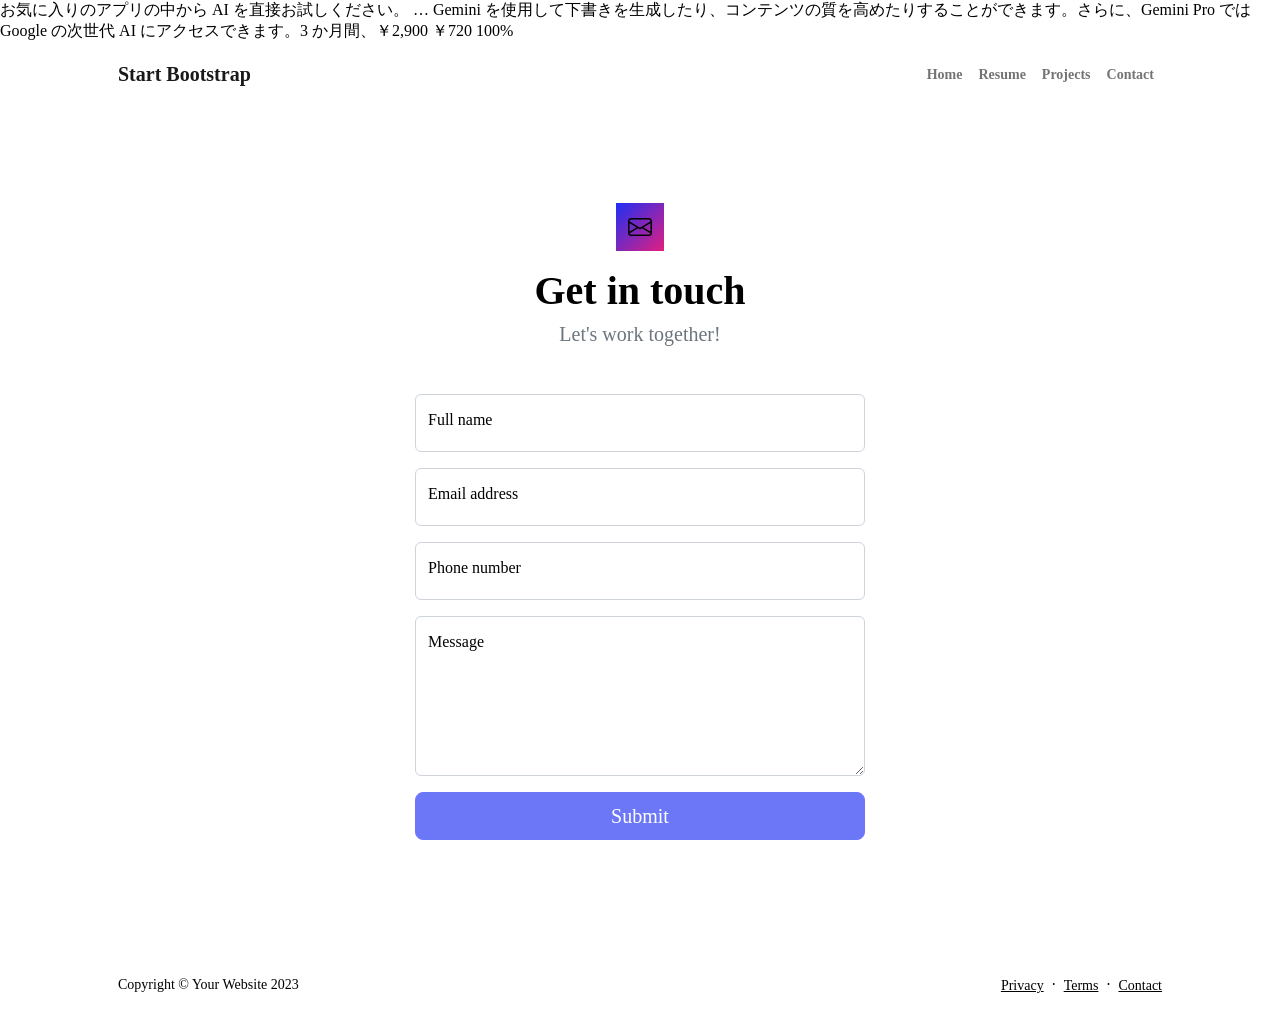
<file: contact.html>
お気に入りのアプリの中から AI を直接お試しください。 … Gemini を使用して下書きを生成したり、コンテンツの質を高めたりすることができます。さらに、Gemini Pro では Google の次世代 AI にアクセスできます。3 か月間、￥2,900 ￥720
100%
<!DOCTYPE html>
<html lang="en">
    <head>
        <meta charset="utf-8" />
        <meta name="viewport" content="width=device-width, initial-scale=1, shrink-to-fit=no" />
        <meta name="description" content />
        <meta name="author" content />
        <title>Modern Business - Start Bootstrap Template</title>
        <!-- Favicon-->
        <link rel="icon" type="image/x-icon" href="assets/favicon.ico" />
        <!-- Custom Google font-->
        <link rel="preconnect" href="https://fonts.googleapis.com" />
        <link rel="preconnect" href="https://fonts.gstatic.com" crossorigin />
        <link href="https://fonts.googleapis.com/css2?family=Plus+Jakarta+Sans:wght@100;200;300;400;500;600;700;800;900&amp;display=swap" rel="stylesheet" />
        <!-- Bootstrap icons-->
        <link href="https://cdn.jsdelivr.net/npm/bootstrap-icons@1.8.1/font/bootstrap-icons.css" rel="stylesheet" />
        <!-- Core theme CSS (includes Bootstrap)-->
        <link href="css/styles.css" rel="stylesheet" />
    </head>
    <body class="d-flex flex-column">
        <main class="flex-shrink-0">
            <!-- Navigation-->
            <nav class="navbar navbar-expand-lg navbar-light bg-white py-3">
                <div class="container px-5">
                    <a class="navbar-brand" href="index.html"><span class="fw-bolder text-primary">Start Bootstrap</span></a>
                    <button class="navbar-toggler" type="button" data-bs-toggle="collapse" data-bs-target="#navbarSupportedContent" aria-controls="navbarSupportedContent" aria-expanded="false" aria-label="Toggle navigation"><span class="navbar-toggler-icon"></span></button>
                    <div class="collapse navbar-collapse" id="navbarSupportedContent">
                        <ul class="navbar-nav ms-auto mb-2 mb-lg-0 small fw-bolder">
                            <li class="nav-item"><a class="nav-link" href="index.html">Home</a></li>
                            <li class="nav-item"><a class="nav-link" href="resume.html">Resume</a></li>
                            <li class="nav-item"><a class="nav-link" href="projects.html">Projects</a></li>
                            <li class="nav-item"><a class="nav-link" href="contact.html">Contact</a></li>
                        </ul>
                    </div>
                </div>
            </nav>
            <!-- Page content-->
            <section class="py-5">
                <div class="container px-5">
                    <!-- Contact form-->
                    <div class="bg-light rounded-4 py-5 px-4 px-md-5">
                        <div class="text-center mb-5">
                            <div class="feature bg-primary bg-gradient-primary-to-secondary text-white rounded-3 mb-3"><i class="bi bi-envelope"></i></div>
                            <h1 class="fw-bolder">Get in touch</h1>
                            <p class="lead fw-normal text-muted mb-0">Let's work together!</p>
                        </div>
                        <div class="row gx-5 justify-content-center">
                            <div class="col-lg-8 col-xl-6">
                                <!-- * * * * * * * * * * * * * * *-->
                                <!-- * * SB Forms Contact Form * *-->
                                <!-- * * * * * * * * * * * * * * *-->
                                <!-- This form is pre-integrated with SB Forms.-->
                                <!-- To make this form functional, sign up at-->
                                <!-- https://startbootstrap.com/solution/contact-forms-->
                                <!-- to get an API token!-->
                                <form id="contactForm" data-sb-form-api-token="API_TOKEN">
                                    <!-- Name input-->
                                    <div class="form-floating mb-3">
                                        <input class="form-control" id="name" type="text" placeholder="Enter your name..." data-sb-validations="required" />
                                        <label for="name">Full name</label>
                                        <div class="invalid-feedback" data-sb-feedback="name:required">A name is required.</div>
                                    </div>
                                    <!-- Email address input-->
                                    <div class="form-floating mb-3">
                                        <input class="form-control" id="email" type="email" placeholder="name@example.com" data-sb-validations="required,email" />
                                        <label for="email">Email address</label>
                                        <div class="invalid-feedback" data-sb-feedback="email:required">An email is required.</div>
                                        <div class="invalid-feedback" data-sb-feedback="email:email">Email is not valid.</div>
                                    </div>
                                    <!-- Phone number input-->
                                    <div class="form-floating mb-3">
                                        <input class="form-control" id="phone" type="tel" placeholder="(123) 456-7890" data-sb-validations="required" />
                                        <label for="phone">Phone number</label>
                                        <div class="invalid-feedback" data-sb-feedback="phone:required">A phone number is required.</div>
                                    </div>
                                    <!-- Message input-->
                                    <div class="form-floating mb-3">
                                        <textarea class="form-control" id="message" type="text" placeholder="Enter your message here..." style="height: 10rem" data-sb-validations="required"></textarea>
                                        <label for="message">Message</label>
                                        <div class="invalid-feedback" data-sb-feedback="message:required">A message is required.</div>
                                    </div>
                                    <!-- Submit success message-->
                                    <!---->
                                    <!-- This is what your users will see when the form-->
                                    <!-- has successfully submitted-->
                                    <div class="d-none" id="submitSuccessMessage">
                                        <div class="text-center mb-3">
                                            <div class="fw-bolder">Form submission successful!</div>
                                            To activate this form, sign up at
                                            <br />
                                            <a href="https://startbootstrap.com/solution/contact-forms">https://startbootstrap.com/solution/contact-forms</a>
                                        </div>
                                    </div>
                                    <!-- Submit error message-->
                                    <!---->
                                    <!-- This is what your users will see when there is-->
                                    <!-- an error submitting the form-->
                                    <div class="d-none" id="submitErrorMessage"><div class="text-center text-danger mb-3">Error sending message!</div></div>
                                    <!-- Submit Button-->
                                    <div class="d-grid"><button class="btn btn-primary btn-lg disabled" id="submitButton" type="submit">Submit</button></div>
                                </form>
                            </div>
                        </div>
                    </div>
                </div>
            </section>
        </main>
        <!-- Footer-->
        <footer class="bg-white py-4 mt-auto">
            <div class="container px-5">
                <div class="row align-items-center justify-content-between flex-column flex-sm-row">
                    <div class="col-auto"><div class="small m-0">Copyright &copy; Your Website 2023</div></div>
                    <div class="col-auto">
                        <a class="small" href="#!">Privacy</a>
                        <span class="mx-1">&middot;</span>
                        <a class="small" href="#!">Terms</a>
                        <span class="mx-1">&middot;</span>
                        <a class="small" href="#!">Contact</a>
                    </div>
                </div>
            </div>
        </footer>
        <!-- Bootstrap core JS-->
        <script src="https://cdn.jsdelivr.net/npm/bootstrap@5.2.3/dist/js/bootstrap.bundle.min.js"></script>
        <!-- Core theme JS-->
        <script src="js/scripts.js"></script>
        <!-- * * * * * * * * * * * * * * * * * * * * * * * * * * * * * * * * * * * * * * * *-->
        <!-- * *                               SB Forms JS                               * *-->
        <!-- * * Activate your form at https://startbootstrap.com/solution/contact-forms * *-->
        <!-- * * * * * * * * * * * * * * * * * * * * * * * * * * * * * * * * * * * * * * * *-->
        <script src="https://cdn.startbootstrap.com/sb-forms-latest.js"></script>
    </body>
</html>
</file>
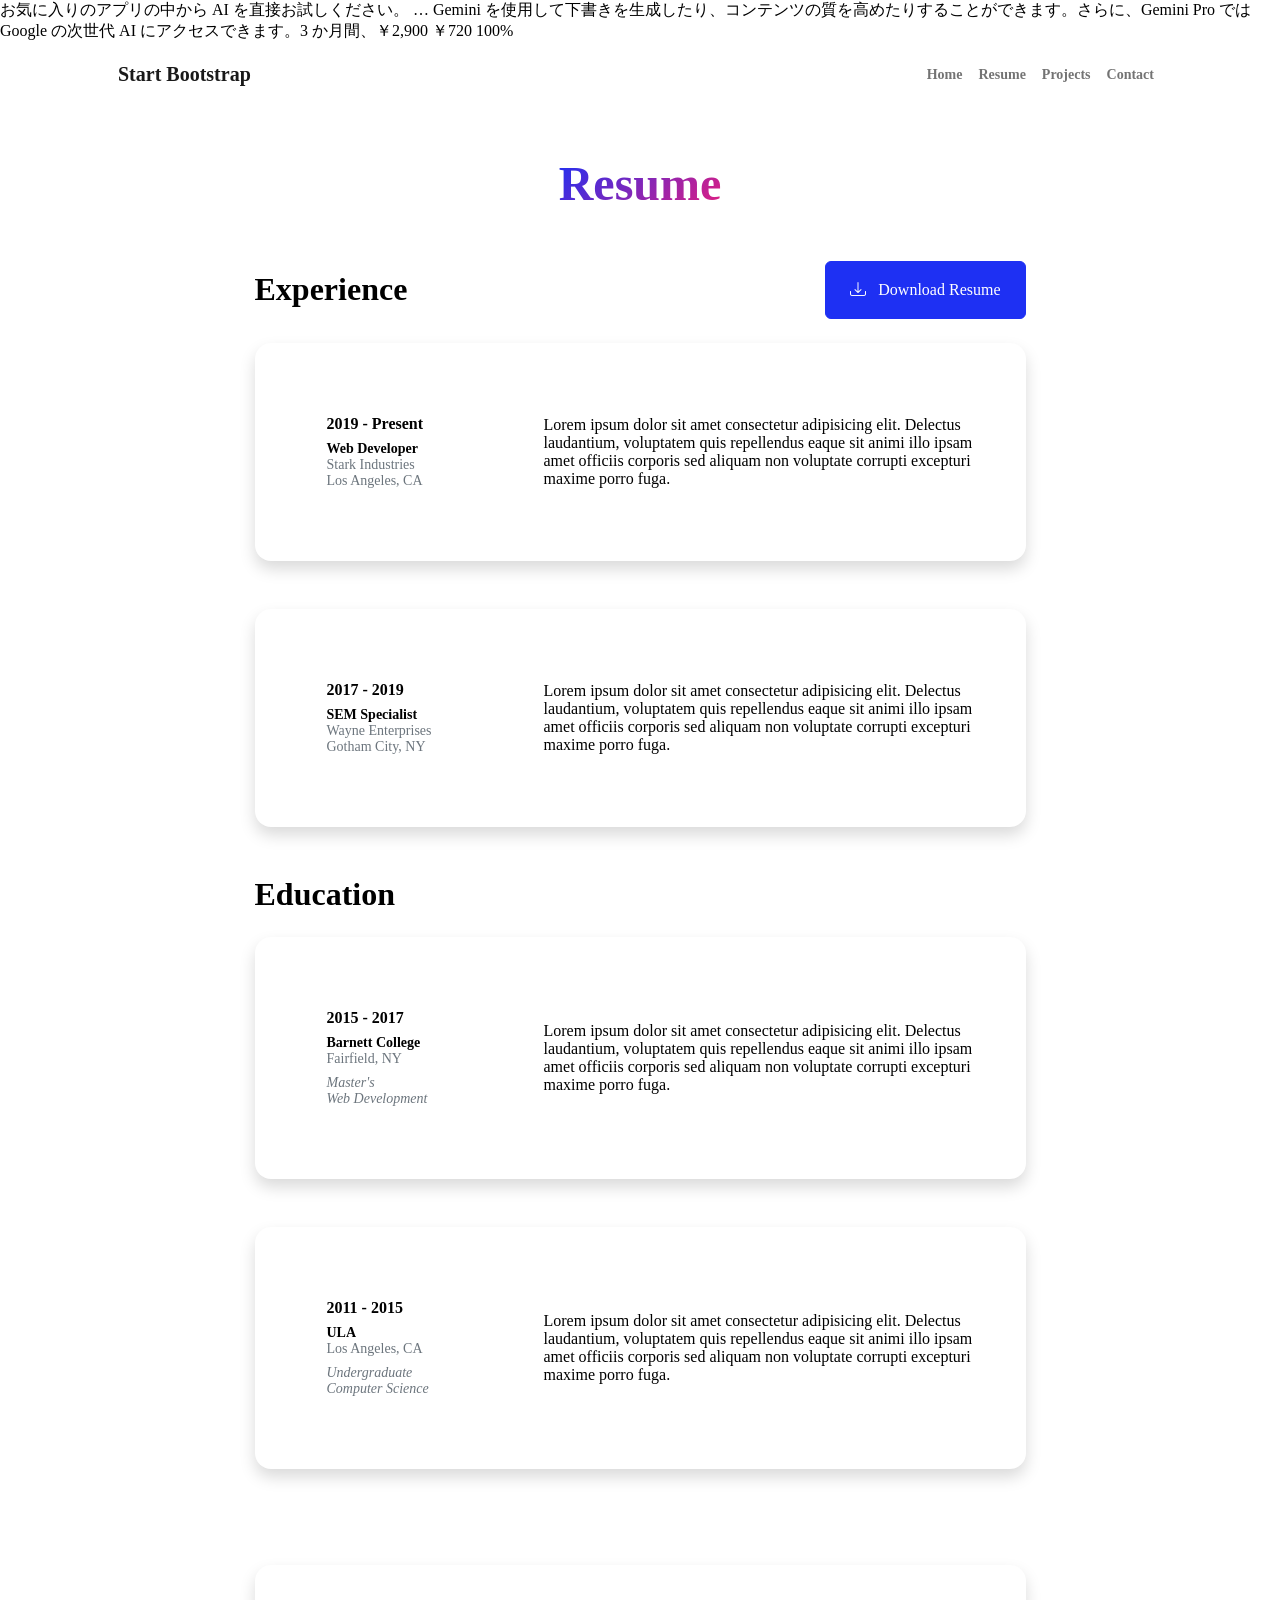
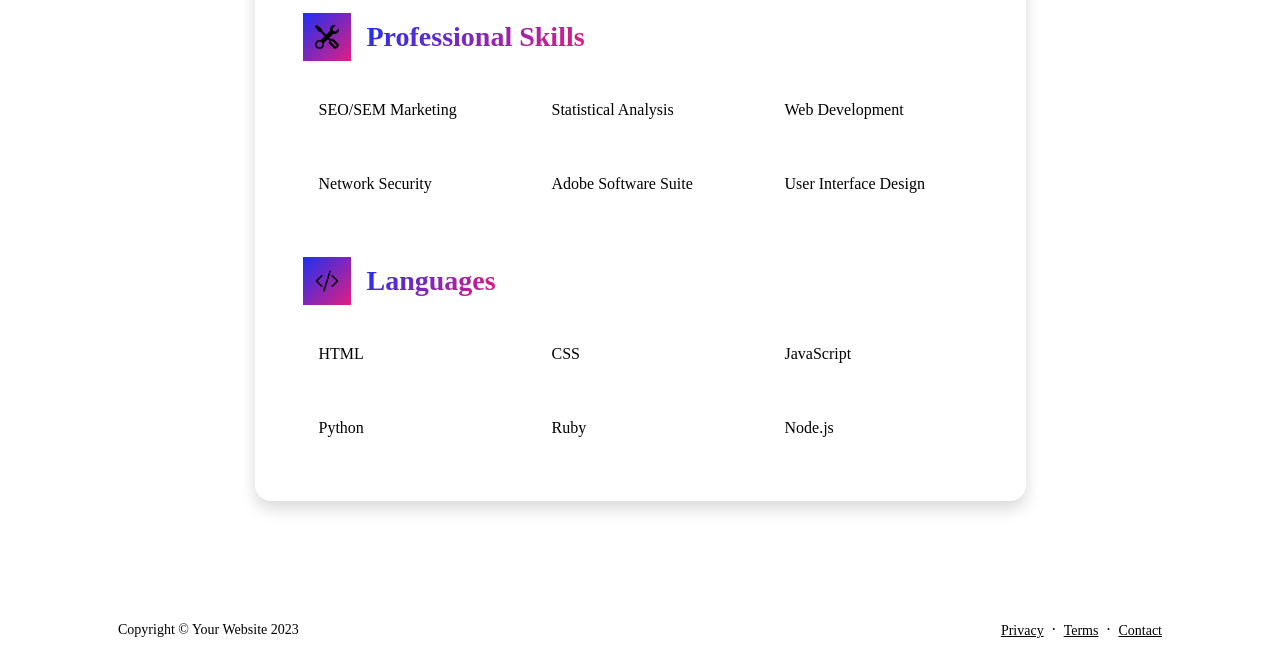
<file: resume.html>
お気に入りのアプリの中から AI を直接お試しください。 … Gemini を使用して下書きを生成したり、コンテンツの質を高めたりすることができます。さらに、Gemini Pro では Google の次世代 AI にアクセスできます。3 か月間、￥2,900 ￥720
100%
<!DOCTYPE html>
<html lang="en">
    <head>
        <meta charset="utf-8" />
        <meta name="viewport" content="width=device-width, initial-scale=1, shrink-to-fit=no" />
        <meta name="description" content="" />
        <meta name="author" content="" />
        <title>Personal - Start Bootstrap Template</title>
        <!-- Favicon-->
        <link rel="icon" type="image/x-icon" href="assets/favicon.ico" />
        <!-- Custom Google font-->
        <link rel="preconnect" href="https://fonts.googleapis.com" />
        <link rel="preconnect" href="https://fonts.gstatic.com" crossorigin />
        <link href="https://fonts.googleapis.com/css2?family=Plus+Jakarta+Sans:wght@100;200;300;400;500;600;700;800;900&amp;display=swap" rel="stylesheet" />
        <!-- Bootstrap icons-->
        <link href="https://cdn.jsdelivr.net/npm/bootstrap-icons@1.8.1/font/bootstrap-icons.css" rel="stylesheet" />
        <!-- Core theme CSS (includes Bootstrap)-->
        <link href="css/styles.css" rel="stylesheet" />
    </head>
    <body class="d-flex flex-column h-100 bg-light">
        <main class="flex-shrink-0">
            <!-- Navigation-->
            <nav class="navbar navbar-expand-lg navbar-light bg-white py-3">
                <div class="container px-5">
                    <a class="navbar-brand" href="index.html"><span class="fw-bolder text-primary">Start Bootstrap</span></a>
                    <button class="navbar-toggler" type="button" data-bs-toggle="collapse" data-bs-target="#navbarSupportedContent" aria-controls="navbarSupportedContent" aria-expanded="false" aria-label="Toggle navigation"><span class="navbar-toggler-icon"></span></button>
                    <div class="collapse navbar-collapse" id="navbarSupportedContent">
                        <ul class="navbar-nav ms-auto mb-2 mb-lg-0 small fw-bolder">
                            <li class="nav-item"><a class="nav-link" href="index.html">Home</a></li>
                            <li class="nav-item"><a class="nav-link" href="resume.html">Resume</a></li>
                            <li class="nav-item"><a class="nav-link" href="projects.html">Projects</a></li>
                            <li class="nav-item"><a class="nav-link" href="contact.html">Contact</a></li>
                        </ul>
                    </div>
                </div>
            </nav>
            <!-- Page Content-->
            <div class="container px-5 my-5">
                <div class="text-center mb-5">
                    <h1 class="display-5 fw-bolder mb-0"><span class="text-gradient d-inline">Resume</span></h1>
                </div>
                <div class="row gx-5 justify-content-center">
                    <div class="col-lg-11 col-xl-9 col-xxl-8">
                        <!-- Experience Section-->
                        <section>
                            <div class="d-flex align-items-center justify-content-between mb-4">
                                <h2 class="text-primary fw-bolder mb-0">Experience</h2>
                                <!-- Download resume button-->
                                <!-- Note: Set the link href target to a PDF file within your project-->
                                <a class="btn btn-primary px-4 py-3" href="#!">
                                    <div class="d-inline-block bi bi-download me-2"></div>
                                    Download Resume
                                </a>
                            </div>
                            <!-- Experience Card 1-->
                            <div class="card shadow border-0 rounded-4 mb-5">
                                <div class="card-body p-5">
                                    <div class="row align-items-center gx-5">
                                        <div class="col text-center text-lg-start mb-4 mb-lg-0">
                                            <div class="bg-light p-4 rounded-4">
                                                <div class="text-primary fw-bolder mb-2">2019 - Present</div>
                                                <div class="small fw-bolder">Web Developer</div>
                                                <div class="small text-muted">Stark Industries</div>
                                                <div class="small text-muted">Los Angeles, CA</div>
                                            </div>
                                        </div>
                                        <div class="col-lg-8"><div>Lorem ipsum dolor sit amet consectetur adipisicing elit. Delectus laudantium, voluptatem quis repellendus eaque sit animi illo ipsam amet officiis corporis sed aliquam non voluptate corrupti excepturi maxime porro fuga.</div></div>
                                    </div>
                                </div>
                            </div>
                            <!-- Experience Card 2-->
                            <div class="card shadow border-0 rounded-4 mb-5">
                                <div class="card-body p-5">
                                    <div class="row align-items-center gx-5">
                                        <div class="col text-center text-lg-start mb-4 mb-lg-0">
                                            <div class="bg-light p-4 rounded-4">
                                                <div class="text-primary fw-bolder mb-2">2017 - 2019</div>
                                                <div class="small fw-bolder">SEM Specialist</div>
                                                <div class="small text-muted">Wayne Enterprises</div>
                                                <div class="small text-muted">Gotham City, NY</div>
                                            </div>
                                        </div>
                                        <div class="col-lg-8"><div>Lorem ipsum dolor sit amet consectetur adipisicing elit. Delectus laudantium, voluptatem quis repellendus eaque sit animi illo ipsam amet officiis corporis sed aliquam non voluptate corrupti excepturi maxime porro fuga.</div></div>
                                    </div>
                                </div>
                            </div>
                        </section>
                        <!-- Education Section-->
                        <section>
                            <h2 class="text-secondary fw-bolder mb-4">Education</h2>
                            <!-- Education Card 1-->
                            <div class="card shadow border-0 rounded-4 mb-5">
                                <div class="card-body p-5">
                                    <div class="row align-items-center gx-5">
                                        <div class="col text-center text-lg-start mb-4 mb-lg-0">
                                            <div class="bg-light p-4 rounded-4">
                                                <div class="text-secondary fw-bolder mb-2">2015 - 2017</div>
                                                <div class="mb-2">
                                                    <div class="small fw-bolder">Barnett College</div>
                                                    <div class="small text-muted">Fairfield, NY</div>
                                                </div>
                                                <div class="fst-italic">
                                                    <div class="small text-muted">Master's</div>
                                                    <div class="small text-muted">Web Development</div>
                                                </div>
                                            </div>
                                        </div>
                                        <div class="col-lg-8"><div>Lorem ipsum dolor sit amet consectetur adipisicing elit. Delectus laudantium, voluptatem quis repellendus eaque sit animi illo ipsam amet officiis corporis sed aliquam non voluptate corrupti excepturi maxime porro fuga.</div></div>
                                    </div>
                                </div>
                            </div>
                            <!-- Education Card 2-->
                            <div class="card shadow border-0 rounded-4 mb-5">
                                <div class="card-body p-5">
                                    <div class="row align-items-center gx-5">
                                        <div class="col text-center text-lg-start mb-4 mb-lg-0">
                                            <div class="bg-light p-4 rounded-4">
                                                <div class="text-secondary fw-bolder mb-2">2011 - 2015</div>
                                                <div class="mb-2">
                                                    <div class="small fw-bolder">ULA</div>
                                                    <div class="small text-muted">Los Angeles, CA</div>
                                                </div>
                                                <div class="fst-italic">
                                                    <div class="small text-muted">Undergraduate</div>
                                                    <div class="small text-muted">Computer Science</div>
                                                </div>
                                            </div>
                                        </div>
                                        <div class="col-lg-8"><div>Lorem ipsum dolor sit amet consectetur adipisicing elit. Delectus laudantium, voluptatem quis repellendus eaque sit animi illo ipsam amet officiis corporis sed aliquam non voluptate corrupti excepturi maxime porro fuga.</div></div>
                                    </div>
                                </div>
                            </div>
                        </section>
                        <!-- Divider-->
                        <div class="pb-5"></div>
                        <!-- Skills Section-->
                        <section>
                            <!-- Skillset Card-->
                            <div class="card shadow border-0 rounded-4 mb-5">
                                <div class="card-body p-5">
                                    <!-- Professional skills list-->
                                    <div class="mb-5">
                                        <div class="d-flex align-items-center mb-4">
                                            <div class="feature bg-primary bg-gradient-primary-to-secondary text-white rounded-3 me-3"><i class="bi bi-tools"></i></div>
                                            <h3 class="fw-bolder mb-0"><span class="text-gradient d-inline">Professional Skills</span></h3>
                                        </div>
                                        <div class="row row-cols-1 row-cols-md-3 mb-4">
                                            <div class="col mb-4 mb-md-0"><div class="d-flex align-items-center bg-light rounded-4 p-3 h-100">SEO/SEM Marketing</div></div>
                                            <div class="col mb-4 mb-md-0"><div class="d-flex align-items-center bg-light rounded-4 p-3 h-100">Statistical Analysis</div></div>
                                            <div class="col"><div class="d-flex align-items-center bg-light rounded-4 p-3 h-100">Web Development</div></div>
                                        </div>
                                        <div class="row row-cols-1 row-cols-md-3">
                                            <div class="col mb-4 mb-md-0"><div class="d-flex align-items-center bg-light rounded-4 p-3 h-100">Network Security</div></div>
                                            <div class="col mb-4 mb-md-0"><div class="d-flex align-items-center bg-light rounded-4 p-3 h-100">Adobe Software Suite</div></div>
                                            <div class="col"><div class="d-flex align-items-center bg-light rounded-4 p-3 h-100">User Interface Design</div></div>
                                        </div>
                                    </div>
                                    <!-- Languages list-->
                                    <div class="mb-0">
                                        <div class="d-flex align-items-center mb-4">
                                            <div class="feature bg-primary bg-gradient-primary-to-secondary text-white rounded-3 me-3"><i class="bi bi-code-slash"></i></div>
                                            <h3 class="fw-bolder mb-0"><span class="text-gradient d-inline">Languages</span></h3>
                                        </div>
                                        <div class="row row-cols-1 row-cols-md-3 mb-4">
                                            <div class="col mb-4 mb-md-0"><div class="d-flex align-items-center bg-light rounded-4 p-3 h-100">HTML</div></div>
                                            <div class="col mb-4 mb-md-0"><div class="d-flex align-items-center bg-light rounded-4 p-3 h-100">CSS</div></div>
                                            <div class="col"><div class="d-flex align-items-center bg-light rounded-4 p-3 h-100">JavaScript</div></div>
                                        </div>
                                        <div class="row row-cols-1 row-cols-md-3">
                                            <div class="col mb-4 mb-md-0"><div class="d-flex align-items-center bg-light rounded-4 p-3 h-100">Python</div></div>
                                            <div class="col mb-4 mb-md-0"><div class="d-flex align-items-center bg-light rounded-4 p-3 h-100">Ruby</div></div>
                                            <div class="col"><div class="d-flex align-items-center bg-light rounded-4 p-3 h-100">Node.js</div></div>
                                        </div>
                                    </div>
                                </div>
                            </div>
                        </section>
                    </div>
                </div>
            </div>
        </main>
        <!-- Footer-->
        <footer class="bg-white py-4 mt-auto">
            <div class="container px-5">
                <div class="row align-items-center justify-content-between flex-column flex-sm-row">
                    <div class="col-auto"><div class="small m-0">Copyright &copy; Your Website 2023</div></div>
                    <div class="col-auto">
                        <a class="small" href="#!">Privacy</a>
                        <span class="mx-1">&middot;</span>
                        <a class="small" href="#!">Terms</a>
                        <span class="mx-1">&middot;</span>
                        <a class="small" href="#!">Contact</a>
                    </div>
                </div>
            </div>
        </footer>
        <!-- Bootstrap core JS-->
        <script src="https://cdn.jsdelivr.net/npm/bootstrap@5.2.3/dist/js/bootstrap.bundle.min.js"></script>
        <!-- Core theme JS-->
        <script src="js/scripts.js"></script>
    </body>
</html>
</file>
<file: css/styles.css>
お気に入りのアプリの中から AI を直接お試しください。 … Gemini を使用して下書きを生成したり、コンテンツの質を高めたりすることができます。さらに、Gemini Pro では Google の次世代 AI にアクセスできます。3 か月間、￥2,900 ￥720
100%
@charset "UTF-8";
/*!
* Start Bootstrap - Personal v1.0.1 (https://startbootstrap.com/template-overviews/personal)
* Copyright 2013-2023 Start Bootstrap
* Licensed under MIT (https://github.com/StartBootstrap/startbootstrap-personal/blob/master/LICENSE)
*/
/*!
 * Bootstrap  v5.2.3 (https://getbootstrap.com/)
 * Copyright 2011-2022 The Bootstrap Authors
 * Copyright 2011-2022 Twitter, Inc.
 * Licensed under MIT (https://github.com/twbs/bootstrap/blob/main/LICENSE)
 */
:root {
  --bs-blue: #1e30f3;
  --bs-indigo: #6610f2;
  --bs-purple: #6f42c1;
  --bs-pink: #e21e80;
  --bs-red: #dc3545;
  --bs-orange: #fd7e14;
  --bs-yellow: #ffc107;
  --bs-green: #198754;
  --bs-teal: #20c997;
  --bs-cyan: #0dcaf0;
  --bs-black: #000;
  --bs-white: #fff;
  --bs-gray: #6c757d;
  --bs-gray-dark: #343a40;
  --bs-gray-100: #f8f9fa;
  --bs-gray-200: #e9ecef;
  --bs-gray-300: #dee2e6;
  --bs-gray-400: #ced4da;
  --bs-gray-500: #adb5bd;
  --bs-gray-600: #6c757d;
  --bs-gray-700: #495057;
  --bs-gray-800: #343a40;
  --bs-gray-900: #212529;
  --bs-primary: #1e30f3;
  --bs-secondary: #e21e80;
  --bs-success: #198754;
  --bs-info: #0dcaf0;
  --bs-warning: #ffc107;
  --bs-danger: #dc3545;
  --bs-light: #f8f9fa;
  --bs-dark: #212529;
  --bs-primary-rgb: 30, 48, 243;
  --bs-secondary-rgb: 226, 30, 128;
  --bs-success-rgb: 25, 135, 84;
  --bs-info-rgb: 13, 202, 240;
  --bs-warning-rgb: 255, 193, 7;
  --bs-danger-rgb: 220, 53, 69;
  --bs-light-rgb: 248, 249, 250;
  --bs-dark-rgb: 33, 37, 41;
  --bs-white-rgb: 255, 255, 255;
  --bs-black-rgb: 0, 0, 0;
  --bs-body-color-rgb: 33, 37, 41;
  --bs-body-bg-rgb: 255, 255, 255;
  --bs-font-sans-serif: "Plus Jakarta Sans";
  --bs-font-monospace: SFMono-Regular, Menlo, Monaco, Consolas, "Liberation Mono", "Courier New", monospace;
  --bs-gradient: linear-gradient(180deg, rgba(255, 255, 255, 0.15), rgba(255, 255, 255, 0));
  --bs-body-font-family: var(--bs-font-sans-serif);
  --bs-body-font-size: 1rem;
  --bs-body-font-weight: 400;
  --bs-body-line-height: 1.5;
  --bs-body-color: #212529;
  --bs-body-bg: #fff;
  --bs-border-width: 1px;
  --bs-border-style: solid;
  --bs-border-color: #dee2e6;
  --bs-border-color-translucent: rgba(0, 0, 0, 0.175);
  --bs-border-radius: 0.375rem;
  --bs-border-radius-sm: 0.25rem;
  --bs-border-radius-lg: 0.5rem;
  --bs-border-radius-xl: 1rem;
  --bs-border-radius-2xl: 2rem;
  --bs-border-radius-pill: 50rem;
  --bs-link-color: #1e30f3;
  --bs-link-hover-color: #1826c2;
  --bs-code-color: #e21e80;
  --bs-highlight-bg: #fff3cd;
}

*,
*::before,
*::after {
  box-sizing: border-box;
}

@media (prefers-reduced-motion: no-preference) {
  :root {
    scroll-behavior: smooth;
  }
}

body {
  margin: 0;
  font-family: var(--bs-body-font-family);
  font-size: var(--bs-body-font-size);
  font-weight: var(--bs-body-font-weight);
  line-height: var(--bs-body-line-height);
  color: var(--bs-body-color);
  text-align: var(--bs-body-text-align);
  background-color: var(--bs-body-bg);
  -webkit-text-size-adjust: 100%;
  -webkit-tap-highlight-color: rgba(0, 0, 0, 0);
}

hr {
  margin: 1rem 0;
  color: inherit;
  border: 0;
  border-top: 1px solid;
  opacity: 0.25;
}

h6, .h6, h5, .h5, h4, .h4, h3, .h3, h2, .h2, h1, .h1 {
  margin-top: 0;
  margin-bottom: 0.5rem;
  font-weight: 500;
  line-height: 1.2;
}

h1, .h1 {
  font-size: calc(1.375rem + 1.5vw);
}
@media (min-width: 1200px) {
  h1, .h1 {
    font-size: 2.5rem;
  }
}

h2, .h2 {
  font-size: calc(1.325rem + 0.9vw);
}
@media (min-width: 1200px) {
  h2, .h2 {
    font-size: 2rem;
  }
}

h3, .h3 {
  font-size: calc(1.3rem + 0.6vw);
}
@media (min-width: 1200px) {
  h3, .h3 {
    font-size: 1.75rem;
  }
}

h4, .h4 {
  font-size: calc(1.275rem + 0.3vw);
}
@media (min-width: 1200px) {
  h4, .h4 {
    font-size: 1.5rem;
  }
}

h5, .h5 {
  font-size: 1.25rem;
}

h6, .h6 {
  font-size: 1rem;
}

p {
  margin-top: 0;
  margin-bottom: 1rem;
}

abbr[title] {
  -webkit-text-decoration: underline dotted;
          text-decoration: underline dotted;
  cursor: help;
  -webkit-text-decoration-skip-ink: none;
          text-decoration-skip-ink: none;
}

address {
  margin-bottom: 1rem;
  font-style: normal;
  line-height: inherit;
}

ol,
ul {
  padding-left: 2rem;
}

ol,
ul,
dl {
  margin-top: 0;
  margin-bottom: 1rem;
}

ol ol,
ul ul,
ol ul,
ul ol {
  margin-bottom: 0;
}

dt {
  font-weight: 700;
}

dd {
  margin-bottom: 0.5rem;
  margin-left: 0;
}

blockquote {
  margin: 0 0 1rem;
}

b,
strong {
  font-weight: bolder;
}

small, .small {
  font-size: 0.875em;
}

mark, .mark {
  padding: 0.1875em;
  background-color: var(--bs-highlight-bg);
}

sub,
sup {
  position: relative;
  font-size: 0.75em;
  line-height: 0;
  vertical-align: baseline;
}

sub {
  bottom: -0.25em;
}

sup {
  top: -0.5em;
}

a {
  color: var(--bs-link-color);
  text-decoration: underline;
}
a:hover {
  color: var(--bs-link-hover-color);
}

a:not([href]):not([class]), a:not([href]):not([class]):hover {
  color: inherit;
  text-decoration: none;
}

pre,
code,
kbd,
samp {
  font-family: var(--bs-font-monospace);
  font-size: 1em;
}

pre {
  display: block;
  margin-top: 0;
  margin-bottom: 1rem;
  overflow: auto;
  font-size: 0.875em;
}
pre code {
  font-size: inherit;
  color: inherit;
  word-break: normal;
}

code {
  font-size: 0.875em;
  color: var(--bs-code-color);
  word-wrap: break-word;
}
a > code {
  color: inherit;
}

kbd {
  padding: 0.1875rem 0.375rem;
  font-size: 0.875em;
  color: var(--bs-body-bg);
  background-color: var(--bs-body-color);
  border-radius: 0.25rem;
}
kbd kbd {
  padding: 0;
  font-size: 1em;
}

figure {
  margin: 0 0 1rem;
}

img,
svg {
  vertical-align: middle;
}

table {
  caption-side: bottom;
  border-collapse: collapse;
}

caption {
  padding-top: 0.5rem;
  padding-bottom: 0.5rem;
  color: #6c757d;
  text-align: left;
}

th {
  text-align: inherit;
  text-align: -webkit-match-parent;
}

thead,
tbody,
tfoot,
tr,
td,
th {
  border-color: inherit;
  border-style: solid;
  border-width: 0;
}

label {
  display: inline-block;
}

button {
  border-radius: 0;
}

button:focus:not(:focus-visible) {
  outline: 0;
}

input,
button,
select,
optgroup,
textarea {
  margin: 0;
  font-family: inherit;
  font-size: inherit;
  line-height: inherit;
}

button,
select {
  text-transform: none;
}

[role=button] {
  cursor: pointer;
}

select {
  word-wrap: normal;
}
select:disabled {
  opacity: 1;
}

[list]:not([type=date]):not([type=datetime-local]):not([type=month]):not([type=week]):not([type=time])::-webkit-calendar-picker-indicator {
  display: none !important;
}

button,
[type=button],
[type=reset],
[type=submit] {
  -webkit-appearance: button;
}
button:not(:disabled),
[type=button]:not(:disabled),
[type=reset]:not(:disabled),
[type=submit]:not(:disabled) {
  cursor: pointer;
}

::-moz-focus-inner {
  padding: 0;
  border-style: none;
}

textarea {
  resize: vertical;
}

fieldset {
  min-width: 0;
  padding: 0;
  margin: 0;
  border: 0;
}

legend {
  float: left;
  width: 100%;
  padding: 0;
  margin-bottom: 0.5rem;
  font-size: calc(1.275rem + 0.3vw);
  line-height: inherit;
}
@media (min-width: 1200px) {
  legend {
    font-size: 1.5rem;
  }
}
legend + * {
  clear: left;
}

::-webkit-datetime-edit-fields-wrapper,
::-webkit-datetime-edit-text,
::-webkit-datetime-edit-minute,
::-webkit-datetime-edit-hour-field,
::-webkit-datetime-edit-day-field,
::-webkit-datetime-edit-month-field,
::-webkit-datetime-edit-year-field {
  padding: 0;
}

::-webkit-inner-spin-button {
  height: auto;
}

[type=search] {
  outline-offset: -2px;
  -webkit-appearance: textfield;
}

/* rtl:raw:
[type="tel"],
[type="url"],
[type="email"],
[type="number"] {
  direction: ltr;
}
*/
::-webkit-search-decoration {
  -webkit-appearance: none;
}

::-webkit-color-swatch-wrapper {
  padding: 0;
}

::file-selector-button {
  font: inherit;
  -webkit-appearance: button;
}

output {
  display: inline-block;
}

iframe {
  border: 0;
}

summary {
  display: list-item;
  cursor: pointer;
}

progress {
  vertical-align: baseline;
}

[hidden] {
  display: none !important;
}

.lead {
  font-size: 1.25rem;
  font-weight: 300;
}

.display-1 {
  font-size: calc(1.625rem + 4.5vw);
  font-weight: 300;
  line-height: 1.2;
}
@media (min-width: 1200px) {
  .display-1 {
    font-size: 5rem;
  }
}

.display-2 {
  font-size: calc(1.575rem + 3.9vw);
  font-weight: 300;
  line-height: 1.2;
}
@media (min-width: 1200px) {
  .display-2 {
    font-size: 4.5rem;
  }
}

.display-3 {
  font-size: calc(1.525rem + 3.3vw);
  font-weight: 300;
  line-height: 1.2;
}
@media (min-width: 1200px) {
  .display-3 {
    font-size: 4rem;
  }
}

.display-4 {
  font-size: calc(1.475rem + 2.7vw);
  font-weight: 300;
  line-height: 1.2;
}
@media (min-width: 1200px) {
  .display-4 {
    font-size: 3.5rem;
  }
}

.display-5 {
  font-size: calc(1.425rem + 2.1vw);
  font-weight: 300;
  line-height: 1.2;
}
@media (min-width: 1200px) {
  .display-5 {
    font-size: 3rem;
  }
}

.display-6 {
  font-size: calc(1.375rem + 1.5vw);
  font-weight: 300;
  line-height: 1.2;
}
@media (min-width: 1200px) {
  .display-6 {
    font-size: 2.5rem;
  }
}

.list-unstyled {
  padding-left: 0;
  list-style: none;
}

.list-inline {
  padding-left: 0;
  list-style: none;
}

.list-inline-item {
  display: inline-block;
}
.list-inline-item:not(:last-child) {
  margin-right: 0.5rem;
}

.initialism {
  font-size: 0.875em;
  text-transform: uppercase;
}

.blockquote {
  margin-bottom: 1rem;
  font-size: 1.25rem;
}
.blockquote > :last-child {
  margin-bottom: 0;
}

.blockquote-footer {
  margin-top: -1rem;
  margin-bottom: 1rem;
  font-size: 0.875em;
  color: #6c757d;
}
.blockquote-footer::before {
  content: "— ";
}

.img-fluid {
  max-width: 100%;
  height: auto;
}

.img-thumbnail {
  padding: 0.25rem;
  background-color: #fff;
  border: 1px solid var(--bs-border-color);
  border-radius: 0.375rem;
  max-width: 100%;
  height: auto;
}

.figure {
  display: inline-block;
}

.figure-img {
  margin-bottom: 0.5rem;
  line-height: 1;
}

.figure-caption {
  font-size: 0.875em;
  color: #6c757d;
}

.container,
.container-fluid,
.container-xxl,
.container-xl,
.container-lg,
.container-md,
.container-sm {
  --bs-gutter-x: 1.5rem;
  --bs-gutter-y: 0;
  width: 100%;
  padding-right: calc(var(--bs-gutter-x) * 0.5);
  padding-left: calc(var(--bs-gutter-x) * 0.5);
  margin-right: auto;
  margin-left: auto;
}

@media (min-width: 576px) {
  .container-sm, .container {
    max-width: 540px;
  }
}
@media (min-width: 768px) {
  .container-md, .container-sm, .container {
    max-width: 720px;
  }
}
@media (min-width: 992px) {
  .container-lg, .container-md, .container-sm, .container {
    max-width: 960px;
  }
}
@media (min-width: 1200px) {
  .container-xl, .container-lg, .container-md, .container-sm, .container {
    max-width: 1140px;
  }
}
@media (min-width: 1400px) {
  .container-xxl, .container-xl, .container-lg, .container-md, .container-sm, .container {
    max-width: 1320px;
  }
}
.row {
  --bs-gutter-x: 1.5rem;
  --bs-gutter-y: 0;
  display: flex;
  flex-wrap: wrap;
  margin-top: calc(-1 * var(--bs-gutter-y));
  margin-right: calc(-0.5 * var(--bs-gutter-x));
  margin-left: calc(-0.5 * var(--bs-gutter-x));
}
.row > * {
  flex-shrink: 0;
  width: 100%;
  max-width: 100%;
  padding-right: calc(var(--bs-gutter-x) * 0.5);
  padding-left: calc(var(--bs-gutter-x) * 0.5);
  margin-top: var(--bs-gutter-y);
}

.col {
  flex: 1 0 0%;
}

.row-cols-auto > * {
  flex: 0 0 auto;
  width: auto;
}

.row-cols-1 > * {
  flex: 0 0 auto;
  width: 100%;
}

.row-cols-2 > * {
  flex: 0 0 auto;
  width: 50%;
}

.row-cols-3 > * {
  flex: 0 0 auto;
  width: 33.3333333333%;
}

.row-cols-4 > * {
  flex: 0 0 auto;
  width: 25%;
}

.row-cols-5 > * {
  flex: 0 0 auto;
  width: 20%;
}

.row-cols-6 > * {
  flex: 0 0 auto;
  width: 16.6666666667%;
}

.col-auto {
  flex: 0 0 auto;
  width: auto;
}

.col-1 {
  flex: 0 0 auto;
  width: 8.33333333%;
}

.col-2 {
  flex: 0 0 auto;
  width: 16.66666667%;
}

.col-3 {
  flex: 0 0 auto;
  width: 25%;
}

.col-4 {
  flex: 0 0 auto;
  width: 33.33333333%;
}

.col-5 {
  flex: 0 0 auto;
  width: 41.66666667%;
}

.col-6 {
  flex: 0 0 auto;
  width: 50%;
}

.col-7 {
  flex: 0 0 auto;
  width: 58.33333333%;
}

.col-8 {
  flex: 0 0 auto;
  width: 66.66666667%;
}

.col-9 {
  flex: 0 0 auto;
  width: 75%;
}

.col-10 {
  flex: 0 0 auto;
  width: 83.33333333%;
}

.col-11 {
  flex: 0 0 auto;
  width: 91.66666667%;
}

.col-12 {
  flex: 0 0 auto;
  width: 100%;
}

.offset-1 {
  margin-left: 8.33333333%;
}

.offset-2 {
  margin-left: 16.66666667%;
}

.offset-3 {
  margin-left: 25%;
}

.offset-4 {
  margin-left: 33.33333333%;
}

.offset-5 {
  margin-left: 41.66666667%;
}

.offset-6 {
  margin-left: 50%;
}

.offset-7 {
  margin-left: 58.33333333%;
}

.offset-8 {
  margin-left: 66.66666667%;
}

.offset-9 {
  margin-left: 75%;
}

.offset-10 {
  margin-left: 83.33333333%;
}

.offset-11 {
  margin-left: 91.66666667%;
}

.g-0,
.gx-0 {
  --bs-gutter-x: 0;
}

.g-0,
.gy-0 {
  --bs-gutter-y: 0;
}

.g-1,
.gx-1 {
  --bs-gutter-x: 0.25rem;
}

.g-1,
.gy-1 {
  --bs-gutter-y: 0.25rem;
}

.g-2,
.gx-2 {
  --bs-gutter-x: 0.5rem;
}

.g-2,
.gy-2 {
  --bs-gutter-y: 0.5rem;
}

.g-3,
.gx-3 {
  --bs-gutter-x: 1rem;
}

.g-3,
.gy-3 {
  --bs-gutter-y: 1rem;
}

.g-4,
.gx-4 {
  --bs-gutter-x: 1.5rem;
}

.g-4,
.gy-4 {
  --bs-gutter-y: 1.5rem;
}

.g-5,
.gx-5 {
  --bs-gutter-x: 3rem;
}

.g-5,
.gy-5 {
  --bs-gutter-y: 3rem;
}

@media (min-width: 576px) {
  .col-sm {
    flex: 1 0 0%;
  }
  .row-cols-sm-auto > * {
    flex: 0 0 auto;
    width: auto;
  }
  .row-cols-sm-1 > * {
    flex: 0 0 auto;
    width: 100%;
  }
  .row-cols-sm-2 > * {
    flex: 0 0 auto;
    width: 50%;
  }
  .row-cols-sm-3 > * {
    flex: 0 0 auto;
    width: 33.3333333333%;
  }
  .row-cols-sm-4 > * {
    flex: 0 0 auto;
    width: 25%;
  }
  .row-cols-sm-5 > * {
    flex: 0 0 auto;
    width: 20%;
  }
  .row-cols-sm-6 > * {
    flex: 0 0 auto;
    width: 16.6666666667%;
  }
  .col-sm-auto {
    flex: 0 0 auto;
    width: auto;
  }
  .col-sm-1 {
    flex: 0 0 auto;
    width: 8.33333333%;
  }
  .col-sm-2 {
    flex: 0 0 auto;
    width: 16.66666667%;
  }
  .col-sm-3 {
    flex: 0 0 auto;
    width: 25%;
  }
  .col-sm-4 {
    flex: 0 0 auto;
    width: 33.33333333%;
  }
  .col-sm-5 {
    flex: 0 0 auto;
    width: 41.66666667%;
  }
  .col-sm-6 {
    flex: 0 0 auto;
    width: 50%;
  }
  .col-sm-7 {
    flex: 0 0 auto;
    width: 58.33333333%;
  }
  .col-sm-8 {
    flex: 0 0 auto;
    width: 66.66666667%;
  }
  .col-sm-9 {
    flex: 0 0 auto;
    width: 75%;
  }
  .col-sm-10 {
    flex: 0 0 auto;
    width: 83.33333333%;
  }
  .col-sm-11 {
    flex: 0 0 auto;
    width: 91.66666667%;
  }
  .col-sm-12 {
    flex: 0 0 auto;
    width: 100%;
  }
  .offset-sm-0 {
    margin-left: 0;
  }
  .offset-sm-1 {
    margin-left: 8.33333333%;
  }
  .offset-sm-2 {
    margin-left: 16.66666667%;
  }
  .offset-sm-3 {
    margin-left: 25%;
  }
  .offset-sm-4 {
    margin-left: 33.33333333%;
  }
  .offset-sm-5 {
    margin-left: 41.66666667%;
  }
  .offset-sm-6 {
    margin-left: 50%;
  }
  .offset-sm-7 {
    margin-left: 58.33333333%;
  }
  .offset-sm-8 {
    margin-left: 66.66666667%;
  }
  .offset-sm-9 {
    margin-left: 75%;
  }
  .offset-sm-10 {
    margin-left: 83.33333333%;
  }
  .offset-sm-11 {
    margin-left: 91.66666667%;
  }
  .g-sm-0,
  .gx-sm-0 {
    --bs-gutter-x: 0;
  }
  .g-sm-0,
  .gy-sm-0 {
    --bs-gutter-y: 0;
  }
  .g-sm-1,
  .gx-sm-1 {
    --bs-gutter-x: 0.25rem;
  }
  .g-sm-1,
  .gy-sm-1 {
    --bs-gutter-y: 0.25rem;
  }
  .g-sm-2,
  .gx-sm-2 {
    --bs-gutter-x: 0.5rem;
  }
  .g-sm-2,
  .gy-sm-2 {
    --bs-gutter-y: 0.5rem;
  }
  .g-sm-3,
  .gx-sm-3 {
    --bs-gutter-x: 1rem;
  }
  .g-sm-3,
  .gy-sm-3 {
    --bs-gutter-y: 1rem;
  }
  .g-sm-4,
  .gx-sm-4 {
    --bs-gutter-x: 1.5rem;
  }
  .g-sm-4,
  .gy-sm-4 {
    --bs-gutter-y: 1.5rem;
  }
  .g-sm-5,
  .gx-sm-5 {
    --bs-gutter-x: 3rem;
  }
  .g-sm-5,
  .gy-sm-5 {
    --bs-gutter-y: 3rem;
  }
}
@media (min-width: 768px) {
  .col-md {
    flex: 1 0 0%;
  }
  .row-cols-md-auto > * {
    flex: 0 0 auto;
    width: auto;
  }
  .row-cols-md-1 > * {
    flex: 0 0 auto;
    width: 100%;
  }
  .row-cols-md-2 > * {
    flex: 0 0 auto;
    width: 50%;
  }
  .row-cols-md-3 > * {
    flex: 0 0 auto;
    width: 33.3333333333%;
  }
  .row-cols-md-4 > * {
    flex: 0 0 auto;
    width: 25%;
  }
  .row-cols-md-5 > * {
    flex: 0 0 auto;
    width: 20%;
  }
  .row-cols-md-6 > * {
    flex: 0 0 auto;
    width: 16.6666666667%;
  }
  .col-md-auto {
    flex: 0 0 auto;
    width: auto;
  }
  .col-md-1 {
    flex: 0 0 auto;
    width: 8.33333333%;
  }
  .col-md-2 {
    flex: 0 0 auto;
    width: 16.66666667%;
  }
  .col-md-3 {
    flex: 0 0 auto;
    width: 25%;
  }
  .col-md-4 {
    flex: 0 0 auto;
    width: 33.33333333%;
  }
  .col-md-5 {
    flex: 0 0 auto;
    width: 41.66666667%;
  }
  .col-md-6 {
    flex: 0 0 auto;
    width: 50%;
  }
  .col-md-7 {
    flex: 0 0 auto;
    width: 58.33333333%;
  }
  .col-md-8 {
    flex: 0 0 auto;
    width: 66.66666667%;
  }
  .col-md-9 {
    flex: 0 0 auto;
    width: 75%;
  }
  .col-md-10 {
    flex: 0 0 auto;
    width: 83.33333333%;
  }
  .col-md-11 {
    flex: 0 0 auto;
    width: 91.66666667%;
  }
  .col-md-12 {
    flex: 0 0 auto;
    width: 100%;
  }
  .offset-md-0 {
    margin-left: 0;
  }
  .offset-md-1 {
    margin-left: 8.33333333%;
  }
  .offset-md-2 {
    margin-left: 16.66666667%;
  }
  .offset-md-3 {
    margin-left: 25%;
  }
  .offset-md-4 {
    margin-left: 33.33333333%;
  }
  .offset-md-5 {
    margin-left: 41.66666667%;
  }
  .offset-md-6 {
    margin-left: 50%;
  }
  .offset-md-7 {
    margin-left: 58.33333333%;
  }
  .offset-md-8 {
    margin-left: 66.66666667%;
  }
  .offset-md-9 {
    margin-left: 75%;
  }
  .offset-md-10 {
    margin-left: 83.33333333%;
  }
  .offset-md-11 {
    margin-left: 91.66666667%;
  }
  .g-md-0,
  .gx-md-0 {
    --bs-gutter-x: 0;
  }
  .g-md-0,
  .gy-md-0 {
    --bs-gutter-y: 0;
  }
  .g-md-1,
  .gx-md-1 {
    --bs-gutter-x: 0.25rem;
  }
  .g-md-1,
  .gy-md-1 {
    --bs-gutter-y: 0.25rem;
  }
  .g-md-2,
  .gx-md-2 {
    --bs-gutter-x: 0.5rem;
  }
  .g-md-2,
  .gy-md-2 {
    --bs-gutter-y: 0.5rem;
  }
  .g-md-3,
  .gx-md-3 {
    --bs-gutter-x: 1rem;
  }
  .g-md-3,
  .gy-md-3 {
    --bs-gutter-y: 1rem;
  }
  .g-md-4,
  .gx-md-4 {
    --bs-gutter-x: 1.5rem;
  }
  .g-md-4,
  .gy-md-4 {
    --bs-gutter-y: 1.5rem;
  }
  .g-md-5,
  .gx-md-5 {
    --bs-gutter-x: 3rem;
  }
  .g-md-5,
  .gy-md-5 {
    --bs-gutter-y: 3rem;
  }
}
@media (min-width: 992px) {
  .col-lg {
    flex: 1 0 0%;
  }
  .row-cols-lg-auto > * {
    flex: 0 0 auto;
    width: auto;
  }
  .row-cols-lg-1 > * {
    flex: 0 0 auto;
    width: 100%;
  }
  .row-cols-lg-2 > * {
    flex: 0 0 auto;
    width: 50%;
  }
  .row-cols-lg-3 > * {
    flex: 0 0 auto;
    width: 33.3333333333%;
  }
  .row-cols-lg-4 > * {
    flex: 0 0 auto;
    width: 25%;
  }
  .row-cols-lg-5 > * {
    flex: 0 0 auto;
    width: 20%;
  }
  .row-cols-lg-6 > * {
    flex: 0 0 auto;
    width: 16.6666666667%;
  }
  .col-lg-auto {
    flex: 0 0 auto;
    width: auto;
  }
  .col-lg-1 {
    flex: 0 0 auto;
    width: 8.33333333%;
  }
  .col-lg-2 {
    flex: 0 0 auto;
    width: 16.66666667%;
  }
  .col-lg-3 {
    flex: 0 0 auto;
    width: 25%;
  }
  .col-lg-4 {
    flex: 0 0 auto;
    width: 33.33333333%;
  }
  .col-lg-5 {
    flex: 0 0 auto;
    width: 41.66666667%;
  }
  .col-lg-6 {
    flex: 0 0 auto;
    width: 50%;
  }
  .col-lg-7 {
    flex: 0 0 auto;
    width: 58.33333333%;
  }
  .col-lg-8 {
    flex: 0 0 auto;
    width: 66.66666667%;
  }
  .col-lg-9 {
    flex: 0 0 auto;
    width: 75%;
  }
  .col-lg-10 {
    flex: 0 0 auto;
    width: 83.33333333%;
  }
  .col-lg-11 {
    flex: 0 0 auto;
    width: 91.66666667%;
  }
  .col-lg-12 {
    flex: 0 0 auto;
    width: 100%;
  }
  .offset-lg-0 {
    margin-left: 0;
  }
  .offset-lg-1 {
    margin-left: 8.33333333%;
  }
  .offset-lg-2 {
    margin-left: 16.66666667%;
  }
  .offset-lg-3 {
    margin-left: 25%;
  }
  .offset-lg-4 {
    margin-left: 33.33333333%;
  }
  .offset-lg-5 {
    margin-left: 41.66666667%;
  }
  .offset-lg-6 {
    margin-left: 50%;
  }
  .offset-lg-7 {
    margin-left: 58.33333333%;
  }
  .offset-lg-8 {
    margin-left: 66.66666667%;
  }
  .offset-lg-9 {
    margin-left: 75%;
  }
  .offset-lg-10 {
    margin-left: 83.33333333%;
  }
  .offset-lg-11 {
    margin-left: 91.66666667%;
  }
  .g-lg-0,
  .gx-lg-0 {
    --bs-gutter-x: 0;
  }
  .g-lg-0,
  .gy-lg-0 {
    --bs-gutter-y: 0;
  }
  .g-lg-1,
  .gx-lg-1 {
    --bs-gutter-x: 0.25rem;
  }
  .g-lg-1,
  .gy-lg-1 {
    --bs-gutter-y: 0.25rem;
  }
  .g-lg-2,
  .gx-lg-2 {
    --bs-gutter-x: 0.5rem;
  }
  .g-lg-2,
  .gy-lg-2 {
    --bs-gutter-y: 0.5rem;
  }
  .g-lg-3,
  .gx-lg-3 {
    --bs-gutter-x: 1rem;
  }
  .g-lg-3,
  .gy-lg-3 {
    --bs-gutter-y: 1rem;
  }
  .g-lg-4,
  .gx-lg-4 {
    --bs-gutter-x: 1.5rem;
  }
  .g-lg-4,
  .gy-lg-4 {
    --bs-gutter-y: 1.5rem;
  }
  .g-lg-5,
  .gx-lg-5 {
    --bs-gutter-x: 3rem;
  }
  .g-lg-5,
  .gy-lg-5 {
    --bs-gutter-y: 3rem;
  }
}
@media (min-width: 1200px) {
  .col-xl {
    flex: 1 0 0%;
  }
  .row-cols-xl-auto > * {
    flex: 0 0 auto;
    width: auto;
  }
  .row-cols-xl-1 > * {
    flex: 0 0 auto;
    width: 100%;
  }
  .row-cols-xl-2 > * {
    flex: 0 0 auto;
    width: 50%;
  }
  .row-cols-xl-3 > * {
    flex: 0 0 auto;
    width: 33.3333333333%;
  }
  .row-cols-xl-4 > * {
    flex: 0 0 auto;
    width: 25%;
  }
  .row-cols-xl-5 > * {
    flex: 0 0 auto;
    width: 20%;
  }
  .row-cols-xl-6 > * {
    flex: 0 0 auto;
    width: 16.6666666667%;
  }
  .col-xl-auto {
    flex: 0 0 auto;
    width: auto;
  }
  .col-xl-1 {
    flex: 0 0 auto;
    width: 8.33333333%;
  }
  .col-xl-2 {
    flex: 0 0 auto;
    width: 16.66666667%;
  }
  .col-xl-3 {
    flex: 0 0 auto;
    width: 25%;
  }
  .col-xl-4 {
    flex: 0 0 auto;
    width: 33.33333333%;
  }
  .col-xl-5 {
    flex: 0 0 auto;
    width: 41.66666667%;
  }
  .col-xl-6 {
    flex: 0 0 auto;
    width: 50%;
  }
  .col-xl-7 {
    flex: 0 0 auto;
    width: 58.33333333%;
  }
  .col-xl-8 {
    flex: 0 0 auto;
    width: 66.66666667%;
  }
  .col-xl-9 {
    flex: 0 0 auto;
    width: 75%;
  }
  .col-xl-10 {
    flex: 0 0 auto;
    width: 83.33333333%;
  }
  .col-xl-11 {
    flex: 0 0 auto;
    width: 91.66666667%;
  }
  .col-xl-12 {
    flex: 0 0 auto;
    width: 100%;
  }
  .offset-xl-0 {
    margin-left: 0;
  }
  .offset-xl-1 {
    margin-left: 8.33333333%;
  }
  .offset-xl-2 {
    margin-left: 16.66666667%;
  }
  .offset-xl-3 {
    margin-left: 25%;
  }
  .offset-xl-4 {
    margin-left: 33.33333333%;
  }
  .offset-xl-5 {
    margin-left: 41.66666667%;
  }
  .offset-xl-6 {
    margin-left: 50%;
  }
  .offset-xl-7 {
    margin-left: 58.33333333%;
  }
  .offset-xl-8 {
    margin-left: 66.66666667%;
  }
  .offset-xl-9 {
    margin-left: 75%;
  }
  .offset-xl-10 {
    margin-left: 83.33333333%;
  }
  .offset-xl-11 {
    margin-left: 91.66666667%;
  }
  .g-xl-0,
  .gx-xl-0 {
    --bs-gutter-x: 0;
  }
  .g-xl-0,
  .gy-xl-0 {
    --bs-gutter-y: 0;
  }
  .g-xl-1,
  .gx-xl-1 {
    --bs-gutter-x: 0.25rem;
  }
  .g-xl-1,
  .gy-xl-1 {
    --bs-gutter-y: 0.25rem;
  }
  .g-xl-2,
  .gx-xl-2 {
    --bs-gutter-x: 0.5rem;
  }
  .g-xl-2,
  .gy-xl-2 {
    --bs-gutter-y: 0.5rem;
  }
  .g-xl-3,
  .gx-xl-3 {
    --bs-gutter-x: 1rem;
  }
  .g-xl-3,
  .gy-xl-3 {
    --bs-gutter-y: 1rem;
  }
  .g-xl-4,
  .gx-xl-4 {
    --bs-gutter-x: 1.5rem;
  }
  .g-xl-4,
  .gy-xl-4 {
    --bs-gutter-y: 1.5rem;
  }
  .g-xl-5,
  .gx-xl-5 {
    --bs-gutter-x: 3rem;
  }
  .g-xl-5,
  .gy-xl-5 {
    --bs-gutter-y: 3rem;
  }
}
@media (min-width: 1400px) {
  .col-xxl {
    flex: 1 0 0%;
  }
  .row-cols-xxl-auto > * {
    flex: 0 0 auto;
    width: auto;
  }
  .row-cols-xxl-1 > * {
    flex: 0 0 auto;
    width: 100%;
  }
  .row-cols-xxl-2 > * {
    flex: 0 0 auto;
    width: 50%;
  }
  .row-cols-xxl-3 > * {
    flex: 0 0 auto;
    width: 33.3333333333%;
  }
  .row-cols-xxl-4 > * {
    flex: 0 0 auto;
    width: 25%;
  }
  .row-cols-xxl-5 > * {
    flex: 0 0 auto;
    width: 20%;
  }
  .row-cols-xxl-6 > * {
    flex: 0 0 auto;
    width: 16.6666666667%;
  }
  .col-xxl-auto {
    flex: 0 0 auto;
    width: auto;
  }
  .col-xxl-1 {
    flex: 0 0 auto;
    width: 8.33333333%;
  }
  .col-xxl-2 {
    flex: 0 0 auto;
    width: 16.66666667%;
  }
  .col-xxl-3 {
    flex: 0 0 auto;
    width: 25%;
  }
  .col-xxl-4 {
    flex: 0 0 auto;
    width: 33.33333333%;
  }
  .col-xxl-5 {
    flex: 0 0 auto;
    width: 41.66666667%;
  }
  .col-xxl-6 {
    flex: 0 0 auto;
    width: 50%;
  }
  .col-xxl-7 {
    flex: 0 0 auto;
    width: 58.33333333%;
  }
  .col-xxl-8 {
    flex: 0 0 auto;
    width: 66.66666667%;
  }
  .col-xxl-9 {
    flex: 0 0 auto;
    width: 75%;
  }
  .col-xxl-10 {
    flex: 0 0 auto;
    width: 83.33333333%;
  }
  .col-xxl-11 {
    flex: 0 0 auto;
    width: 91.66666667%;
  }
  .col-xxl-12 {
    flex: 0 0 auto;
    width: 100%;
  }
  .offset-xxl-0 {
    margin-left: 0;
  }
  .offset-xxl-1 {
    margin-left: 8.33333333%;
  }
  .offset-xxl-2 {
    margin-left: 16.66666667%;
  }
  .offset-xxl-3 {
    margin-left: 25%;
  }
  .offset-xxl-4 {
    margin-left: 33.33333333%;
  }
  .offset-xxl-5 {
    margin-left: 41.66666667%;
  }
  .offset-xxl-6 {
    margin-left: 50%;
  }
  .offset-xxl-7 {
    margin-left: 58.33333333%;
  }
  .offset-xxl-8 {
    margin-left: 66.66666667%;
  }
  .offset-xxl-9 {
    margin-left: 75%;
  }
  .offset-xxl-10 {
    margin-left: 83.33333333%;
  }
  .offset-xxl-11 {
    margin-left: 91.66666667%;
  }
  .g-xxl-0,
  .gx-xxl-0 {
    --bs-gutter-x: 0;
  }
  .g-xxl-0,
  .gy-xxl-0 {
    --bs-gutter-y: 0;
  }
  .g-xxl-1,
  .gx-xxl-1 {
    --bs-gutter-x: 0.25rem;
  }
  .g-xxl-1,
  .gy-xxl-1 {
    --bs-gutter-y: 0.25rem;
  }
  .g-xxl-2,
  .gx-xxl-2 {
    --bs-gutter-x: 0.5rem;
  }
  .g-xxl-2,
  .gy-xxl-2 {
    --bs-gutter-y: 0.5rem;
  }
  .g-xxl-3,
  .gx-xxl-3 {
    --bs-gutter-x: 1rem;
  }
  .g-xxl-3,
  .gy-xxl-3 {
    --bs-gutter-y: 1rem;
  }
  .g-xxl-4,
  .gx-xxl-4 {
    --bs-gutter-x: 1.5rem;
  }
  .g-xxl-4,
  .gy-xxl-4 {
    --bs-gutter-y: 1.5rem;
  }
  .g-xxl-5,
  .gx-xxl-5 {
    --bs-gutter-x: 3rem;
  }
  .g-xxl-5,
  .gy-xxl-5 {
    --bs-gutter-y: 3rem;
  }
}
.table {
  --bs-table-color: var(--bs-body-color);
  --bs-table-bg: transparent;
  --bs-table-border-color: var(--bs-border-color);
  --bs-table-accent-bg: transparent;
  --bs-table-striped-color: var(--bs-body-color);
  --bs-table-striped-bg: rgba(0, 0, 0, 0.05);
  --bs-table-active-color: var(--bs-body-color);
  --bs-table-active-bg: rgba(0, 0, 0, 0.1);
  --bs-table-hover-color: var(--bs-body-color);
  --bs-table-hover-bg: rgba(0, 0, 0, 0.075);
  width: 100%;
  margin-bottom: 1rem;
  color: var(--bs-table-color);
  vertical-align: top;
  border-color: var(--bs-table-border-color);
}
.table > :not(caption) > * > * {
  padding: 0.5rem 0.5rem;
  background-color: var(--bs-table-bg);
  border-bottom-width: 1px;
  box-shadow: inset 0 0 0 9999px var(--bs-table-accent-bg);
}
.table > tbody {
  vertical-align: inherit;
}
.table > thead {
  vertical-align: bottom;
}

.table-group-divider {
  border-top: 2px solid currentcolor;
}

.caption-top {
  caption-side: top;
}

.table-sm > :not(caption) > * > * {
  padding: 0.25rem 0.25rem;
}

.table-bordered > :not(caption) > * {
  border-width: 1px 0;
}
.table-bordered > :not(caption) > * > * {
  border-width: 0 1px;
}

.table-borderless > :not(caption) > * > * {
  border-bottom-width: 0;
}
.table-borderless > :not(:first-child) {
  border-top-width: 0;
}

.table-striped > tbody > tr:nth-of-type(odd) > * {
  --bs-table-accent-bg: var(--bs-table-striped-bg);
  color: var(--bs-table-striped-color);
}

.table-striped-columns > :not(caption) > tr > :nth-child(even) {
  --bs-table-accent-bg: var(--bs-table-striped-bg);
  color: var(--bs-table-striped-color);
}

.table-active {
  --bs-table-accent-bg: var(--bs-table-active-bg);
  color: var(--bs-table-active-color);
}

.table-hover > tbody > tr:hover > * {
  --bs-table-accent-bg: var(--bs-table-hover-bg);
  color: var(--bs-table-hover-color);
}

.table-primary {
  --bs-table-color: #000;
  --bs-table-bg: #d2d6fd;
  --bs-table-border-color: #bdc1e4;
  --bs-table-striped-bg: #c8cbf0;
  --bs-table-striped-color: #000;
  --bs-table-active-bg: #bdc1e4;
  --bs-table-active-color: #000;
  --bs-table-hover-bg: #c2c6ea;
  --bs-table-hover-color: #000;
  color: var(--bs-table-color);
  border-color: var(--bs-table-border-color);
}

.table-secondary {
  --bs-table-color: #000;
  --bs-table-bg: #f9d2e6;
  --bs-table-border-color: #e0bdcf;
  --bs-table-striped-bg: #edc8db;
  --bs-table-striped-color: #000;
  --bs-table-active-bg: #e0bdcf;
  --bs-table-active-color: #000;
  --bs-table-hover-bg: #e6c2d5;
  --bs-table-hover-color: #000;
  color: var(--bs-table-color);
  border-color: var(--bs-table-border-color);
}

.table-success {
  --bs-table-color: #000;
  --bs-table-bg: #d1e7dd;
  --bs-table-border-color: #bcd0c7;
  --bs-table-striped-bg: #c7dbd2;
  --bs-table-striped-color: #000;
  --bs-table-active-bg: #bcd0c7;
  --bs-table-active-color: #000;
  --bs-table-hover-bg: #c1d6cc;
  --bs-table-hover-color: #000;
  color: var(--bs-table-color);
  border-color: var(--bs-table-border-color);
}

.table-info {
  --bs-table-color: #000;
  --bs-table-bg: #cff4fc;
  --bs-table-border-color: #badce3;
  --bs-table-striped-bg: #c5e8ef;
  --bs-table-striped-color: #000;
  --bs-table-active-bg: #badce3;
  --bs-table-active-color: #000;
  --bs-table-hover-bg: #bfe2e9;
  --bs-table-hover-color: #000;
  color: var(--bs-table-color);
  border-color: var(--bs-table-border-color);
}

.table-warning {
  --bs-table-color: #000;
  --bs-table-bg: #fff3cd;
  --bs-table-border-color: #e6dbb9;
  --bs-table-striped-bg: #f2e7c3;
  --bs-table-striped-color: #000;
  --bs-table-active-bg: #e6dbb9;
  --bs-table-active-color: #000;
  --bs-table-hover-bg: #ece1be;
  --bs-table-hover-color: #000;
  color: var(--bs-table-color);
  border-color: var(--bs-table-border-color);
}

.table-danger {
  --bs-table-color: #000;
  --bs-table-bg: #f8d7da;
  --bs-table-border-color: #dfc2c4;
  --bs-table-striped-bg: #eccccf;
  --bs-table-striped-color: #000;
  --bs-table-active-bg: #dfc2c4;
  --bs-table-active-color: #000;
  --bs-table-hover-bg: #e5c7ca;
  --bs-table-hover-color: #000;
  color: var(--bs-table-color);
  border-color: var(--bs-table-border-color);
}

.table-light {
  --bs-table-color: #000;
  --bs-table-bg: #f8f9fa;
  --bs-table-border-color: #dfe0e1;
  --bs-table-striped-bg: #ecedee;
  --bs-table-striped-color: #000;
  --bs-table-active-bg: #dfe0e1;
  --bs-table-active-color: #000;
  --bs-table-hover-bg: #e5e6e7;
  --bs-table-hover-color: #000;
  color: var(--bs-table-color);
  border-color: var(--bs-table-border-color);
}

.table-dark {
  --bs-table-color: #fff;
  --bs-table-bg: #212529;
  --bs-table-border-color: #373b3e;
  --bs-table-striped-bg: #2c3034;
  --bs-table-striped-color: #fff;
  --bs-table-active-bg: #373b3e;
  --bs-table-active-color: #fff;
  --bs-table-hover-bg: #323539;
  --bs-table-hover-color: #fff;
  color: var(--bs-table-color);
  border-color: var(--bs-table-border-color);
}

.table-responsive {
  overflow-x: auto;
  -webkit-overflow-scrolling: touch;
}

@media (max-width: 575.98px) {
  .table-responsive-sm {
    overflow-x: auto;
    -webkit-overflow-scrolling: touch;
  }
}
@media (max-width: 767.98px) {
  .table-responsive-md {
    overflow-x: auto;
    -webkit-overflow-scrolling: touch;
  }
}
@media (max-width: 991.98px) {
  .table-responsive-lg {
    overflow-x: auto;
    -webkit-overflow-scrolling: touch;
  }
}
@media (max-width: 1199.98px) {
  .table-responsive-xl {
    overflow-x: auto;
    -webkit-overflow-scrolling: touch;
  }
}
@media (max-width: 1399.98px) {
  .table-responsive-xxl {
    overflow-x: auto;
    -webkit-overflow-scrolling: touch;
  }
}
.form-label {
  margin-bottom: 0.5rem;
}

.col-form-label {
  padding-top: calc(0.375rem + 1px);
  padding-bottom: calc(0.375rem + 1px);
  margin-bottom: 0;
  font-size: inherit;
  line-height: 1.5;
}

.col-form-label-lg {
  padding-top: calc(0.5rem + 1px);
  padding-bottom: calc(0.5rem + 1px);
  font-size: 1.25rem;
}

.col-form-label-sm {
  padding-top: calc(0.25rem + 1px);
  padding-bottom: calc(0.25rem + 1px);
  font-size: 0.875rem;
}

.form-text {
  margin-top: 0.25rem;
  font-size: 0.875em;
  color: #6c757d;
}

.form-control {
  display: block;
  width: 100%;
  padding: 0.375rem 0.75rem;
  font-size: 1rem;
  font-weight: 400;
  line-height: 1.5;
  color: #212529;
  background-color: #fff;
  background-clip: padding-box;
  border: 1px solid #ced4da;
  -webkit-appearance: none;
     -moz-appearance: none;
          appearance: none;
  border-radius: 0.375rem;
  transition: border-color 0.15s ease-in-out, box-shadow 0.15s ease-in-out;
}
@media (prefers-reduced-motion: reduce) {
  .form-control {
    transition: none;
  }
}
.form-control[type=file] {
  overflow: hidden;
}
.form-control[type=file]:not(:disabled):not([readonly]) {
  cursor: pointer;
}
.form-control:focus {
  color: #212529;
  background-color: #fff;
  border-color: #8f98f9;
  outline: 0;
  box-shadow: 0 0 0 0.25rem rgba(30, 48, 243, 0.25);
}
.form-control::-webkit-date-and-time-value {
  height: 1.5em;
}
.form-control::-moz-placeholder {
  color: #6c757d;
  opacity: 1;
}
.form-control::placeholder {
  color: #6c757d;
  opacity: 1;
}
.form-control:disabled {
  background-color: #e9ecef;
  opacity: 1;
}
.form-control::file-selector-button {
  padding: 0.375rem 0.75rem;
  margin: -0.375rem -0.75rem;
  -webkit-margin-end: 0.75rem;
          margin-inline-end: 0.75rem;
  color: #212529;
  background-color: #e9ecef;
  pointer-events: none;
  border-color: inherit;
  border-style: solid;
  border-width: 0;
  border-inline-end-width: 1px;
  border-radius: 0;
  transition: color 0.15s ease-in-out, background-color 0.15s ease-in-out, border-color 0.15s ease-in-out, box-shadow 0.15s ease-in-out;
}
@media (prefers-reduced-motion: reduce) {
  .form-control::file-selector-button {
    transition: none;
  }
}
.form-control:hover:not(:disabled):not([readonly])::file-selector-button {
  background-color: #dde0e3;
}

.form-control-plaintext {
  display: block;
  width: 100%;
  padding: 0.375rem 0;
  margin-bottom: 0;
  line-height: 1.5;
  color: #212529;
  background-color: transparent;
  border: solid transparent;
  border-width: 1px 0;
}
.form-control-plaintext:focus {
  outline: 0;
}
.form-control-plaintext.form-control-sm, .form-control-plaintext.form-control-lg {
  padding-right: 0;
  padding-left: 0;
}

.form-control-sm {
  min-height: calc(1.5em + 0.5rem + 2px);
  padding: 0.25rem 0.5rem;
  font-size: 0.875rem;
  border-radius: 0.25rem;
}
.form-control-sm::file-selector-button {
  padding: 0.25rem 0.5rem;
  margin: -0.25rem -0.5rem;
  -webkit-margin-end: 0.5rem;
          margin-inline-end: 0.5rem;
}

.form-control-lg {
  min-height: calc(1.5em + 1rem + 2px);
  padding: 0.5rem 1rem;
  font-size: 1.25rem;
  border-radius: 0.5rem;
}
.form-control-lg::file-selector-button {
  padding: 0.5rem 1rem;
  margin: -0.5rem -1rem;
  -webkit-margin-end: 1rem;
          margin-inline-end: 1rem;
}

textarea.form-control {
  min-height: calc(1.5em + 0.75rem + 2px);
}
textarea.form-control-sm {
  min-height: calc(1.5em + 0.5rem + 2px);
}
textarea.form-control-lg {
  min-height: calc(1.5em + 1rem + 2px);
}

.form-control-color {
  width: 3rem;
  height: calc(1.5em + 0.75rem + 2px);
  padding: 0.375rem;
}
.form-control-color:not(:disabled):not([readonly]) {
  cursor: pointer;
}
.form-control-color::-moz-color-swatch {
  border: 0 !important;
  border-radius: 0.375rem;
}
.form-control-color::-webkit-color-swatch {
  border-radius: 0.375rem;
}
.form-control-color.form-control-sm {
  height: calc(1.5em + 0.5rem + 2px);
}
.form-control-color.form-control-lg {
  height: calc(1.5em + 1rem + 2px);
}

.form-select {
  display: block;
  width: 100%;
  padding: 0.375rem 2.25rem 0.375rem 0.75rem;
  -moz-padding-start: calc(0.75rem - 3px);
  font-size: 1rem;
  font-weight: 400;
  line-height: 1.5;
  color: #212529;
  background-color: #fff;
  background-image: url("data:image/svg+xml,%3csvg xmlns='http://www.w3.org/2000/svg' viewBox='0 0 16 16'%3e%3cpath fill='none' stroke='%23343a40' stroke-linecap='round' stroke-linejoin='round' stroke-width='2' d='m2 5 6 6 6-6'/%3e%3c/svg%3e");
  background-repeat: no-repeat;
  background-position: right 0.75rem center;
  background-size: 16px 12px;
  border: 1px solid #ced4da;
  border-radius: 0.375rem;
  transition: border-color 0.15s ease-in-out, box-shadow 0.15s ease-in-out;
  -webkit-appearance: none;
     -moz-appearance: none;
          appearance: none;
}
@media (prefers-reduced-motion: reduce) {
  .form-select {
    transition: none;
  }
}
.form-select:focus {
  border-color: #8f98f9;
  outline: 0;
  box-shadow: 0 0 0 0.25rem rgba(30, 48, 243, 0.25);
}
.form-select[multiple], .form-select[size]:not([size="1"]) {
  padding-right: 0.75rem;
  background-image: none;
}
.form-select:disabled {
  background-color: #e9ecef;
}
.form-select:-moz-focusring {
  color: transparent;
  text-shadow: 0 0 0 #212529;
}

.form-select-sm {
  padding-top: 0.25rem;
  padding-bottom: 0.25rem;
  padding-left: 0.5rem;
  font-size: 0.875rem;
  border-radius: 0.25rem;
}

.form-select-lg {
  padding-top: 0.5rem;
  padding-bottom: 0.5rem;
  padding-left: 1rem;
  font-size: 1.25rem;
  border-radius: 0.5rem;
}

.form-check {
  display: block;
  min-height: 1.5rem;
  padding-left: 1.5em;
  margin-bottom: 0.125rem;
}
.form-check .form-check-input {
  float: left;
  margin-left: -1.5em;
}

.form-check-reverse {
  padding-right: 1.5em;
  padding-left: 0;
  text-align: right;
}
.form-check-reverse .form-check-input {
  float: right;
  margin-right: -1.5em;
  margin-left: 0;
}

.form-check-input {
  width: 1em;
  height: 1em;
  margin-top: 0.25em;
  vertical-align: top;
  background-color: #fff;
  background-repeat: no-repeat;
  background-position: center;
  background-size: contain;
  border: 1px solid rgba(0, 0, 0, 0.25);
  -webkit-appearance: none;
     -moz-appearance: none;
          appearance: none;
  -webkit-print-color-adjust: exact;
          print-color-adjust: exact;
}
.form-check-input[type=checkbox] {
  border-radius: 0.25em;
}
.form-check-input[type=radio] {
  border-radius: 50%;
}
.form-check-input:active {
  filter: brightness(90%);
}
.form-check-input:focus {
  border-color: #8f98f9;
  outline: 0;
  box-shadow: 0 0 0 0.25rem rgba(30, 48, 243, 0.25);
}
.form-check-input:checked {
  background-color: #1e30f3;
  border-color: #1e30f3;
}
.form-check-input:checked[type=checkbox] {
  background-image: url("data:image/svg+xml,%3csvg xmlns='http://www.w3.org/2000/svg' viewBox='0 0 20 20'%3e%3cpath fill='none' stroke='%23fff' stroke-linecap='round' stroke-linejoin='round' stroke-width='3' d='m6 10 3 3 6-6'/%3e%3c/svg%3e");
}
.form-check-input:checked[type=radio] {
  background-image: url("data:image/svg+xml,%3csvg xmlns='http://www.w3.org/2000/svg' viewBox='-4 -4 8 8'%3e%3ccircle r='2' fill='%23fff'/%3e%3c/svg%3e");
}
.form-check-input[type=checkbox]:indeterminate {
  background-color: #1e30f3;
  border-color: #1e30f3;
  background-image: url("data:image/svg+xml,%3csvg xmlns='http://www.w3.org/2000/svg' viewBox='0 0 20 20'%3e%3cpath fill='none' stroke='%23fff' stroke-linecap='round' stroke-linejoin='round' stroke-width='3' d='M6 10h8'/%3e%3c/svg%3e");
}
.form-check-input:disabled {
  pointer-events: none;
  filter: none;
  opacity: 0.5;
}
.form-check-input[disabled] ~ .form-check-label, .form-check-input:disabled ~ .form-check-label {
  cursor: default;
  opacity: 0.5;
}

.form-switch {
  padding-left: 2.5em;
}
.form-switch .form-check-input {
  width: 2em;
  margin-left: -2.5em;
  background-image: url("data:image/svg+xml,%3csvg xmlns='http://www.w3.org/2000/svg' viewBox='-4 -4 8 8'%3e%3ccircle r='3' fill='rgba%280, 0, 0, 0.25%29'/%3e%3c/svg%3e");
  background-position: left center;
  border-radius: 2em;
  transition: background-position 0.15s ease-in-out;
}
@media (prefers-reduced-motion: reduce) {
  .form-switch .form-check-input {
    transition: none;
  }
}
.form-switch .form-check-input:focus {
  background-image: url("data:image/svg+xml,%3csvg xmlns='http://www.w3.org/2000/svg' viewBox='-4 -4 8 8'%3e%3ccircle r='3' fill='%238f98f9'/%3e%3c/svg%3e");
}
.form-switch .form-check-input:checked {
  background-position: right center;
  background-image: url("data:image/svg+xml,%3csvg xmlns='http://www.w3.org/2000/svg' viewBox='-4 -4 8 8'%3e%3ccircle r='3' fill='%23fff'/%3e%3c/svg%3e");
}
.form-switch.form-check-reverse {
  padding-right: 2.5em;
  padding-left: 0;
}
.form-switch.form-check-reverse .form-check-input {
  margin-right: -2.5em;
  margin-left: 0;
}

.form-check-inline {
  display: inline-block;
  margin-right: 1rem;
}

.btn-check {
  position: absolute;
  clip: rect(0, 0, 0, 0);
  pointer-events: none;
}
.btn-check[disabled] + .btn, .btn-check:disabled + .btn {
  pointer-events: none;
  filter: none;
  opacity: 0.65;
}

.form-range {
  width: 100%;
  height: 1.5rem;
  padding: 0;
  background-color: transparent;
  -webkit-appearance: none;
     -moz-appearance: none;
          appearance: none;
}
.form-range:focus {
  outline: 0;
}
.form-range:focus::-webkit-slider-thumb {
  box-shadow: 0 0 0 1px #fff, 0 0 0 0.25rem rgba(30, 48, 243, 0.25);
}
.form-range:focus::-moz-range-thumb {
  box-shadow: 0 0 0 1px #fff, 0 0 0 0.25rem rgba(30, 48, 243, 0.25);
}
.form-range::-moz-focus-outer {
  border: 0;
}
.form-range::-webkit-slider-thumb {
  width: 1rem;
  height: 1rem;
  margin-top: -0.25rem;
  background-color: #1e30f3;
  border: 0;
  border-radius: 1rem;
  -webkit-transition: background-color 0.15s ease-in-out, border-color 0.15s ease-in-out, box-shadow 0.15s ease-in-out;
  transition: background-color 0.15s ease-in-out, border-color 0.15s ease-in-out, box-shadow 0.15s ease-in-out;
  -webkit-appearance: none;
          appearance: none;
}
@media (prefers-reduced-motion: reduce) {
  .form-range::-webkit-slider-thumb {
    -webkit-transition: none;
    transition: none;
  }
}
.form-range::-webkit-slider-thumb:active {
  background-color: #bcc1fb;
}
.form-range::-webkit-slider-runnable-track {
  width: 100%;
  height: 0.5rem;
  color: transparent;
  cursor: pointer;
  background-color: #dee2e6;
  border-color: transparent;
  border-radius: 1rem;
}
.form-range::-moz-range-thumb {
  width: 1rem;
  height: 1rem;
  background-color: #1e30f3;
  border: 0;
  border-radius: 1rem;
  -moz-transition: background-color 0.15s ease-in-out, border-color 0.15s ease-in-out, box-shadow 0.15s ease-in-out;
  transition: background-color 0.15s ease-in-out, border-color 0.15s ease-in-out, box-shadow 0.15s ease-in-out;
  -moz-appearance: none;
       appearance: none;
}
@media (prefers-reduced-motion: reduce) {
  .form-range::-moz-range-thumb {
    -moz-transition: none;
    transition: none;
  }
}
.form-range::-moz-range-thumb:active {
  background-color: #bcc1fb;
}
.form-range::-moz-range-track {
  width: 100%;
  height: 0.5rem;
  color: transparent;
  cursor: pointer;
  background-color: #dee2e6;
  border-color: transparent;
  border-radius: 1rem;
}
.form-range:disabled {
  pointer-events: none;
}
.form-range:disabled::-webkit-slider-thumb {
  background-color: #adb5bd;
}
.form-range:disabled::-moz-range-thumb {
  background-color: #adb5bd;
}

.form-floating {
  position: relative;
}
.form-floating > .form-control,
.form-floating > .form-control-plaintext,
.form-floating > .form-select {
  height: calc(3.5rem + 2px);
  line-height: 1.25;
}
.form-floating > label {
  position: absolute;
  top: 0;
  left: 0;
  width: 100%;
  height: 100%;
  padding: 1rem 0.75rem;
  overflow: hidden;
  text-align: start;
  text-overflow: ellipsis;
  white-space: nowrap;
  pointer-events: none;
  border: 1px solid transparent;
  transform-origin: 0 0;
  transition: opacity 0.1s ease-in-out, transform 0.1s ease-in-out;
}
@media (prefers-reduced-motion: reduce) {
  .form-floating > label {
    transition: none;
  }
}
.form-floating > .form-control,
.form-floating > .form-control-plaintext {
  padding: 1rem 0.75rem;
}
.form-floating > .form-control::-moz-placeholder, .form-floating > .form-control-plaintext::-moz-placeholder {
  color: transparent;
}
.form-floating > .form-control::placeholder,
.form-floating > .form-control-plaintext::placeholder {
  color: transparent;
}
.form-floating > .form-control:not(:-moz-placeholder-shown), .form-floating > .form-control-plaintext:not(:-moz-placeholder-shown) {
  padding-top: 1.625rem;
  padding-bottom: 0.625rem;
}
.form-floating > .form-control:focus, .form-floating > .form-control:not(:placeholder-shown),
.form-floating > .form-control-plaintext:focus,
.form-floating > .form-control-plaintext:not(:placeholder-shown) {
  padding-top: 1.625rem;
  padding-bottom: 0.625rem;
}
.form-floating > .form-control:-webkit-autofill,
.form-floating > .form-control-plaintext:-webkit-autofill {
  padding-top: 1.625rem;
  padding-bottom: 0.625rem;
}
.form-floating > .form-select {
  padding-top: 1.625rem;
  padding-bottom: 0.625rem;
}
.form-floating > .form-control:not(:-moz-placeholder-shown) ~ label {
  opacity: 0.65;
  transform: scale(0.85) translateY(-0.5rem) translateX(0.15rem);
}
.form-floating > .form-control:focus ~ label,
.form-floating > .form-control:not(:placeholder-shown) ~ label,
.form-floating > .form-control-plaintext ~ label,
.form-floating > .form-select ~ label {
  opacity: 0.65;
  transform: scale(0.85) translateY(-0.5rem) translateX(0.15rem);
}
.form-floating > .form-control:-webkit-autofill ~ label {
  opacity: 0.65;
  transform: scale(0.85) translateY(-0.5rem) translateX(0.15rem);
}
.form-floating > .form-control-plaintext ~ label {
  border-width: 1px 0;
}

.input-group {
  position: relative;
  display: flex;
  flex-wrap: wrap;
  align-items: stretch;
  width: 100%;
}
.input-group > .form-control,
.input-group > .form-select,
.input-group > .form-floating {
  position: relative;
  flex: 1 1 auto;
  width: 1%;
  min-width: 0;
}
.input-group > .form-control:focus,
.input-group > .form-select:focus,
.input-group > .form-floating:focus-within {
  z-index: 5;
}
.input-group .btn {
  position: relative;
  z-index: 2;
}
.input-group .btn:focus {
  z-index: 5;
}

.input-group-text {
  display: flex;
  align-items: center;
  padding: 0.375rem 0.75rem;
  font-size: 1rem;
  font-weight: 400;
  line-height: 1.5;
  color: #212529;
  text-align: center;
  white-space: nowrap;
  background-color: #e9ecef;
  border: 1px solid #ced4da;
  border-radius: 0.375rem;
}

.input-group-lg > .form-control,
.input-group-lg > .form-select,
.input-group-lg > .input-group-text,
.input-group-lg > .btn {
  padding: 0.5rem 1rem;
  font-size: 1.25rem;
  border-radius: 0.5rem;
}

.input-group-sm > .form-control,
.input-group-sm > .form-select,
.input-group-sm > .input-group-text,
.input-group-sm > .btn {
  padding: 0.25rem 0.5rem;
  font-size: 0.875rem;
  border-radius: 0.25rem;
}

.input-group-lg > .form-select,
.input-group-sm > .form-select {
  padding-right: 3rem;
}

.input-group:not(.has-validation) > :not(:last-child):not(.dropdown-toggle):not(.dropdown-menu):not(.form-floating),
.input-group:not(.has-validation) > .dropdown-toggle:nth-last-child(n+3),
.input-group:not(.has-validation) > .form-floating:not(:last-child) > .form-control,
.input-group:not(.has-validation) > .form-floating:not(:last-child) > .form-select {
  border-top-right-radius: 0;
  border-bottom-right-radius: 0;
}
.input-group.has-validation > :nth-last-child(n+3):not(.dropdown-toggle):not(.dropdown-menu):not(.form-floating),
.input-group.has-validation > .dropdown-toggle:nth-last-child(n+4),
.input-group.has-validation > .form-floating:nth-last-child(n+3) > .form-control,
.input-group.has-validation > .form-floating:nth-last-child(n+3) > .form-select {
  border-top-right-radius: 0;
  border-bottom-right-radius: 0;
}
.input-group > :not(:first-child):not(.dropdown-menu):not(.valid-tooltip):not(.valid-feedback):not(.invalid-tooltip):not(.invalid-feedback) {
  margin-left: -1px;
  border-top-left-radius: 0;
  border-bottom-left-radius: 0;
}
.input-group > .form-floating:not(:first-child) > .form-control,
.input-group > .form-floating:not(:first-child) > .form-select {
  border-top-left-radius: 0;
  border-bottom-left-radius: 0;
}

.valid-feedback {
  display: none;
  width: 100%;
  margin-top: 0.25rem;
  font-size: 0.875em;
  color: #198754;
}

.valid-tooltip {
  position: absolute;
  top: 100%;
  z-index: 5;
  display: none;
  max-width: 100%;
  padding: 0.25rem 0.5rem;
  margin-top: 0.1rem;
  font-size: 0.875rem;
  color: #fff;
  background-color: rgba(25, 135, 84, 0.9);
  border-radius: 0.375rem;
}

.was-validated :valid ~ .valid-feedback,
.was-validated :valid ~ .valid-tooltip,
.is-valid ~ .valid-feedback,
.is-valid ~ .valid-tooltip {
  display: block;
}

.was-validated .form-control:valid, .form-control.is-valid {
  border-color: #198754;
  padding-right: calc(1.5em + 0.75rem);
  background-image: url("data:image/svg+xml,%3csvg xmlns='http://www.w3.org/2000/svg' viewBox='0 0 8 8'%3e%3cpath fill='%23198754' d='M2.3 6.73.6 4.53c-.4-1.04.46-1.4 1.1-.8l1.1 1.4 3.4-3.8c.6-.63 1.6-.27 1.2.7l-4 4.6c-.43.5-.8.4-1.1.1z'/%3e%3c/svg%3e");
  background-repeat: no-repeat;
  background-position: right calc(0.375em + 0.1875rem) center;
  background-size: calc(0.75em + 0.375rem) calc(0.75em + 0.375rem);
}
.was-validated .form-control:valid:focus, .form-control.is-valid:focus {
  border-color: #198754;
  box-shadow: 0 0 0 0.25rem rgba(25, 135, 84, 0.25);
}

.was-validated textarea.form-control:valid, textarea.form-control.is-valid {
  padding-right: calc(1.5em + 0.75rem);
  background-position: top calc(0.375em + 0.1875rem) right calc(0.375em + 0.1875rem);
}

.was-validated .form-select:valid, .form-select.is-valid {
  border-color: #198754;
}
.was-validated .form-select:valid:not([multiple]):not([size]), .was-validated .form-select:valid:not([multiple])[size="1"], .form-select.is-valid:not([multiple]):not([size]), .form-select.is-valid:not([multiple])[size="1"] {
  padding-right: 4.125rem;
  background-image: url("data:image/svg+xml,%3csvg xmlns='http://www.w3.org/2000/svg' viewBox='0 0 16 16'%3e%3cpath fill='none' stroke='%23343a40' stroke-linecap='round' stroke-linejoin='round' stroke-width='2' d='m2 5 6 6 6-6'/%3e%3c/svg%3e"), url("data:image/svg+xml,%3csvg xmlns='http://www.w3.org/2000/svg' viewBox='0 0 8 8'%3e%3cpath fill='%23198754' d='M2.3 6.73.6 4.53c-.4-1.04.46-1.4 1.1-.8l1.1 1.4 3.4-3.8c.6-.63 1.6-.27 1.2.7l-4 4.6c-.43.5-.8.4-1.1.1z'/%3e%3c/svg%3e");
  background-position: right 0.75rem center, center right 2.25rem;
  background-size: 16px 12px, calc(0.75em + 0.375rem) calc(0.75em + 0.375rem);
}
.was-validated .form-select:valid:focus, .form-select.is-valid:focus {
  border-color: #198754;
  box-shadow: 0 0 0 0.25rem rgba(25, 135, 84, 0.25);
}

.was-validated .form-control-color:valid, .form-control-color.is-valid {
  width: calc(3rem + calc(1.5em + 0.75rem));
}

.was-validated .form-check-input:valid, .form-check-input.is-valid {
  border-color: #198754;
}
.was-validated .form-check-input:valid:checked, .form-check-input.is-valid:checked {
  background-color: #198754;
}
.was-validated .form-check-input:valid:focus, .form-check-input.is-valid:focus {
  box-shadow: 0 0 0 0.25rem rgba(25, 135, 84, 0.25);
}
.was-validated .form-check-input:valid ~ .form-check-label, .form-check-input.is-valid ~ .form-check-label {
  color: #198754;
}

.form-check-inline .form-check-input ~ .valid-feedback {
  margin-left: 0.5em;
}

.was-validated .input-group > .form-control:not(:focus):valid, .input-group > .form-control:not(:focus).is-valid,
.was-validated .input-group > .form-select:not(:focus):valid,
.input-group > .form-select:not(:focus).is-valid,
.was-validated .input-group > .form-floating:not(:focus-within):valid,
.input-group > .form-floating:not(:focus-within).is-valid {
  z-index: 3;
}

.invalid-feedback {
  display: none;
  width: 100%;
  margin-top: 0.25rem;
  font-size: 0.875em;
  color: #dc3545;
}

.invalid-tooltip {
  position: absolute;
  top: 100%;
  z-index: 5;
  display: none;
  max-width: 100%;
  padding: 0.25rem 0.5rem;
  margin-top: 0.1rem;
  font-size: 0.875rem;
  color: #fff;
  background-color: rgba(220, 53, 69, 0.9);
  border-radius: 0.375rem;
}

.was-validated :invalid ~ .invalid-feedback,
.was-validated :invalid ~ .invalid-tooltip,
.is-invalid ~ .invalid-feedback,
.is-invalid ~ .invalid-tooltip {
  display: block;
}

.was-validated .form-control:invalid, .form-control.is-invalid {
  border-color: #dc3545;
  padding-right: calc(1.5em + 0.75rem);
  background-image: url("data:image/svg+xml,%3csvg xmlns='http://www.w3.org/2000/svg' viewBox='0 0 12 12' width='12' height='12' fill='none' stroke='%23dc3545'%3e%3ccircle cx='6' cy='6' r='4.5'/%3e%3cpath stroke-linejoin='round' d='M5.8 3.6h.4L6 6.5z'/%3e%3ccircle cx='6' cy='8.2' r='.6' fill='%23dc3545' stroke='none'/%3e%3c/svg%3e");
  background-repeat: no-repeat;
  background-position: right calc(0.375em + 0.1875rem) center;
  background-size: calc(0.75em + 0.375rem) calc(0.75em + 0.375rem);
}
.was-validated .form-control:invalid:focus, .form-control.is-invalid:focus {
  border-color: #dc3545;
  box-shadow: 0 0 0 0.25rem rgba(220, 53, 69, 0.25);
}

.was-validated textarea.form-control:invalid, textarea.form-control.is-invalid {
  padding-right: calc(1.5em + 0.75rem);
  background-position: top calc(0.375em + 0.1875rem) right calc(0.375em + 0.1875rem);
}

.was-validated .form-select:invalid, .form-select.is-invalid {
  border-color: #dc3545;
}
.was-validated .form-select:invalid:not([multiple]):not([size]), .was-validated .form-select:invalid:not([multiple])[size="1"], .form-select.is-invalid:not([multiple]):not([size]), .form-select.is-invalid:not([multiple])[size="1"] {
  padding-right: 4.125rem;
  background-image: url("data:image/svg+xml,%3csvg xmlns='http://www.w3.org/2000/svg' viewBox='0 0 16 16'%3e%3cpath fill='none' stroke='%23343a40' stroke-linecap='round' stroke-linejoin='round' stroke-width='2' d='m2 5 6 6 6-6'/%3e%3c/svg%3e"), url("data:image/svg+xml,%3csvg xmlns='http://www.w3.org/2000/svg' viewBox='0 0 12 12' width='12' height='12' fill='none' stroke='%23dc3545'%3e%3ccircle cx='6' cy='6' r='4.5'/%3e%3cpath stroke-linejoin='round' d='M5.8 3.6h.4L6 6.5z'/%3e%3ccircle cx='6' cy='8.2' r='.6' fill='%23dc3545' stroke='none'/%3e%3c/svg%3e");
  background-position: right 0.75rem center, center right 2.25rem;
  background-size: 16px 12px, calc(0.75em + 0.375rem) calc(0.75em + 0.375rem);
}
.was-validated .form-select:invalid:focus, .form-select.is-invalid:focus {
  border-color: #dc3545;
  box-shadow: 0 0 0 0.25rem rgba(220, 53, 69, 0.25);
}

.was-validated .form-control-color:invalid, .form-control-color.is-invalid {
  width: calc(3rem + calc(1.5em + 0.75rem));
}

.was-validated .form-check-input:invalid, .form-check-input.is-invalid {
  border-color: #dc3545;
}
.was-validated .form-check-input:invalid:checked, .form-check-input.is-invalid:checked {
  background-color: #dc3545;
}
.was-validated .form-check-input:invalid:focus, .form-check-input.is-invalid:focus {
  box-shadow: 0 0 0 0.25rem rgba(220, 53, 69, 0.25);
}
.was-validated .form-check-input:invalid ~ .form-check-label, .form-check-input.is-invalid ~ .form-check-label {
  color: #dc3545;
}

.form-check-inline .form-check-input ~ .invalid-feedback {
  margin-left: 0.5em;
}

.was-validated .input-group > .form-control:not(:focus):invalid, .input-group > .form-control:not(:focus).is-invalid,
.was-validated .input-group > .form-select:not(:focus):invalid,
.input-group > .form-select:not(:focus).is-invalid,
.was-validated .input-group > .form-floating:not(:focus-within):invalid,
.input-group > .form-floating:not(:focus-within).is-invalid {
  z-index: 4;
}

.btn {
  --bs-btn-padding-x: 0.75rem;
  --bs-btn-padding-y: 0.375rem;
  --bs-btn-font-family: ;
  --bs-btn-font-size: 1rem;
  --bs-btn-font-weight: 400;
  --bs-btn-line-height: 1.5;
  --bs-btn-color: #212529;
  --bs-btn-bg: transparent;
  --bs-btn-border-width: 1px;
  --bs-btn-border-color: transparent;
  --bs-btn-border-radius: 0.375rem;
  --bs-btn-hover-border-color: transparent;
  --bs-btn-box-shadow: inset 0 1px 0 rgba(255, 255, 255, 0.15), 0 1px 1px rgba(0, 0, 0, 0.075);
  --bs-btn-disabled-opacity: 0.65;
  --bs-btn-focus-box-shadow: 0 0 0 0.25rem rgba(var(--bs-btn-focus-shadow-rgb), .5);
  display: inline-block;
  padding: var(--bs-btn-padding-y) var(--bs-btn-padding-x);
  font-family: var(--bs-btn-font-family);
  font-size: var(--bs-btn-font-size);
  font-weight: var(--bs-btn-font-weight);
  line-height: var(--bs-btn-line-height);
  color: var(--bs-btn-color);
  text-align: center;
  text-decoration: none;
  vertical-align: middle;
  cursor: pointer;
  -webkit-user-select: none;
     -moz-user-select: none;
          user-select: none;
  border: var(--bs-btn-border-width) solid var(--bs-btn-border-color);
  border-radius: var(--bs-btn-border-radius);
  background-color: var(--bs-btn-bg);
  transition: color 0.15s ease-in-out, background-color 0.15s ease-in-out, border-color 0.15s ease-in-out, box-shadow 0.15s ease-in-out;
}
@media (prefers-reduced-motion: reduce) {
  .btn {
    transition: none;
  }
}
.btn:hover {
  color: var(--bs-btn-hover-color);
  background-color: var(--bs-btn-hover-bg);
  border-color: var(--bs-btn-hover-border-color);
}
.btn-check + .btn:hover {
  color: var(--bs-btn-color);
  background-color: var(--bs-btn-bg);
  border-color: var(--bs-btn-border-color);
}
.btn:focus-visible {
  color: var(--bs-btn-hover-color);
  background-color: var(--bs-btn-hover-bg);
  border-color: var(--bs-btn-hover-border-color);
  outline: 0;
  box-shadow: var(--bs-btn-focus-box-shadow);
}
.btn-check:focus-visible + .btn {
  border-color: var(--bs-btn-hover-border-color);
  outline: 0;
  box-shadow: var(--bs-btn-focus-box-shadow);
}
.btn-check:checked + .btn, :not(.btn-check) + .btn:active, .btn:first-child:active, .btn.active, .btn.show {
  color: var(--bs-btn-active-color);
  background-color: var(--bs-btn-active-bg);
  border-color: var(--bs-btn-active-border-color);
}
.btn-check:checked + .btn:focus-visible, :not(.btn-check) + .btn:active:focus-visible, .btn:first-child:active:focus-visible, .btn.active:focus-visible, .btn.show:focus-visible {
  box-shadow: var(--bs-btn-focus-box-shadow);
}
.btn:disabled, .btn.disabled, fieldset:disabled .btn {
  color: var(--bs-btn-disabled-color);
  pointer-events: none;
  background-color: var(--bs-btn-disabled-bg);
  border-color: var(--bs-btn-disabled-border-color);
  opacity: var(--bs-btn-disabled-opacity);
}

.btn-primary {
  --bs-btn-color: #fff;
  --bs-btn-bg: #1e30f3;
  --bs-btn-border-color: #1e30f3;
  --bs-btn-hover-color: #fff;
  --bs-btn-hover-bg: #1a29cf;
  --bs-btn-hover-border-color: #1826c2;
  --bs-btn-focus-shadow-rgb: 64, 79, 245;
  --bs-btn-active-color: #fff;
  --bs-btn-active-bg: #1826c2;
  --bs-btn-active-border-color: #1724b6;
  --bs-btn-active-shadow: inset 0 3px 5px rgba(0, 0, 0, 0.125);
  --bs-btn-disabled-color: #fff;
  --bs-btn-disabled-bg: #1e30f3;
  --bs-btn-disabled-border-color: #1e30f3;
}

.btn-secondary {
  --bs-btn-color: #000;
  --bs-btn-bg: #e21e80;
  --bs-btn-border-color: #e21e80;
  --bs-btn-hover-color: #000;
  --bs-btn-hover-bg: #e64093;
  --bs-btn-hover-border-color: #e5358d;
  --bs-btn-focus-shadow-rgb: 192, 26, 109;
  --bs-btn-active-color: #000;
  --bs-btn-active-bg: #e84b99;
  --bs-btn-active-border-color: #e5358d;
  --bs-btn-active-shadow: inset 0 3px 5px rgba(0, 0, 0, 0.125);
  --bs-btn-disabled-color: #000;
  --bs-btn-disabled-bg: #e21e80;
  --bs-btn-disabled-border-color: #e21e80;
}

.btn-success {
  --bs-btn-color: #fff;
  --bs-btn-bg: #198754;
  --bs-btn-border-color: #198754;
  --bs-btn-hover-color: #fff;
  --bs-btn-hover-bg: #157347;
  --bs-btn-hover-border-color: #146c43;
  --bs-btn-focus-shadow-rgb: 60, 153, 110;
  --bs-btn-active-color: #fff;
  --bs-btn-active-bg: #146c43;
  --bs-btn-active-border-color: #13653f;
  --bs-btn-active-shadow: inset 0 3px 5px rgba(0, 0, 0, 0.125);
  --bs-btn-disabled-color: #fff;
  --bs-btn-disabled-bg: #198754;
  --bs-btn-disabled-border-color: #198754;
}

.btn-info {
  --bs-btn-color: #000;
  --bs-btn-bg: #0dcaf0;
  --bs-btn-border-color: #0dcaf0;
  --bs-btn-hover-color: #000;
  --bs-btn-hover-bg: #31d2f2;
  --bs-btn-hover-border-color: #25cff2;
  --bs-btn-focus-shadow-rgb: 11, 172, 204;
  --bs-btn-active-color: #000;
  --bs-btn-active-bg: #3dd5f3;
  --bs-btn-active-border-color: #25cff2;
  --bs-btn-active-shadow: inset 0 3px 5px rgba(0, 0, 0, 0.125);
  --bs-btn-disabled-color: #000;
  --bs-btn-disabled-bg: #0dcaf0;
  --bs-btn-disabled-border-color: #0dcaf0;
}

.btn-warning {
  --bs-btn-color: #000;
  --bs-btn-bg: #ffc107;
  --bs-btn-border-color: #ffc107;
  --bs-btn-hover-color: #000;
  --bs-btn-hover-bg: #ffca2c;
  --bs-btn-hover-border-color: #ffc720;
  --bs-btn-focus-shadow-rgb: 217, 164, 6;
  --bs-btn-active-color: #000;
  --bs-btn-active-bg: #ffcd39;
  --bs-btn-active-border-color: #ffc720;
  --bs-btn-active-shadow: inset 0 3px 5px rgba(0, 0, 0, 0.125);
  --bs-btn-disabled-color: #000;
  --bs-btn-disabled-bg: #ffc107;
  --bs-btn-disabled-border-color: #ffc107;
}

.btn-danger {
  --bs-btn-color: #fff;
  --bs-btn-bg: #dc3545;
  --bs-btn-border-color: #dc3545;
  --bs-btn-hover-color: #fff;
  --bs-btn-hover-bg: #bb2d3b;
  --bs-btn-hover-border-color: #b02a37;
  --bs-btn-focus-shadow-rgb: 225, 83, 97;
  --bs-btn-active-color: #fff;
  --bs-btn-active-bg: #b02a37;
  --bs-btn-active-border-color: #a52834;
  --bs-btn-active-shadow: inset 0 3px 5px rgba(0, 0, 0, 0.125);
  --bs-btn-disabled-color: #fff;
  --bs-btn-disabled-bg: #dc3545;
  --bs-btn-disabled-border-color: #dc3545;
}

.btn-light {
  --bs-btn-color: #000;
  --bs-btn-bg: #f8f9fa;
  --bs-btn-border-color: #f8f9fa;
  --bs-btn-hover-color: #000;
  --bs-btn-hover-bg: #d3d4d5;
  --bs-btn-hover-border-color: #c6c7c8;
  --bs-btn-focus-shadow-rgb: 211, 212, 213;
  --bs-btn-active-color: #000;
  --bs-btn-active-bg: #c6c7c8;
  --bs-btn-active-border-color: #babbbc;
  --bs-btn-active-shadow: inset 0 3px 5px rgba(0, 0, 0, 0.125);
  --bs-btn-disabled-color: #000;
  --bs-btn-disabled-bg: #f8f9fa;
  --bs-btn-disabled-border-color: #f8f9fa;
}

.btn-dark {
  --bs-btn-color: #fff;
  --bs-btn-bg: #212529;
  --bs-btn-border-color: #212529;
  --bs-btn-hover-color: #fff;
  --bs-btn-hover-bg: #424649;
  --bs-btn-hover-border-color: #373b3e;
  --bs-btn-focus-shadow-rgb: 66, 70, 73;
  --bs-btn-active-color: #fff;
  --bs-btn-active-bg: #4d5154;
  --bs-btn-active-border-color: #373b3e;
  --bs-btn-active-shadow: inset 0 3px 5px rgba(0, 0, 0, 0.125);
  --bs-btn-disabled-color: #fff;
  --bs-btn-disabled-bg: #212529;
  --bs-btn-disabled-border-color: #212529;
}

.btn-outline-primary {
  --bs-btn-color: #1e30f3;
  --bs-btn-border-color: #1e30f3;
  --bs-btn-hover-color: #fff;
  --bs-btn-hover-bg: #1e30f3;
  --bs-btn-hover-border-color: #1e30f3;
  --bs-btn-focus-shadow-rgb: 30, 48, 243;
  --bs-btn-active-color: #fff;
  --bs-btn-active-bg: #1e30f3;
  --bs-btn-active-border-color: #1e30f3;
  --bs-btn-active-shadow: inset 0 3px 5px rgba(0, 0, 0, 0.125);
  --bs-btn-disabled-color: #1e30f3;
  --bs-btn-disabled-bg: transparent;
  --bs-btn-disabled-border-color: #1e30f3;
  --bs-gradient: none;
}

.btn-outline-secondary {
  --bs-btn-color: #e21e80;
  --bs-btn-border-color: #e21e80;
  --bs-btn-hover-color: #000;
  --bs-btn-hover-bg: #e21e80;
  --bs-btn-hover-border-color: #e21e80;
  --bs-btn-focus-shadow-rgb: 226, 30, 128;
  --bs-btn-active-color: #000;
  --bs-btn-active-bg: #e21e80;
  --bs-btn-active-border-color: #e21e80;
  --bs-btn-active-shadow: inset 0 3px 5px rgba(0, 0, 0, 0.125);
  --bs-btn-disabled-color: #e21e80;
  --bs-btn-disabled-bg: transparent;
  --bs-btn-disabled-border-color: #e21e80;
  --bs-gradient: none;
}

.btn-outline-success {
  --bs-btn-color: #198754;
  --bs-btn-border-color: #198754;
  --bs-btn-hover-color: #fff;
  --bs-btn-hover-bg: #198754;
  --bs-btn-hover-border-color: #198754;
  --bs-btn-focus-shadow-rgb: 25, 135, 84;
  --bs-btn-active-color: #fff;
  --bs-btn-active-bg: #198754;
  --bs-btn-active-border-color: #198754;
  --bs-btn-active-shadow: inset 0 3px 5px rgba(0, 0, 0, 0.125);
  --bs-btn-disabled-color: #198754;
  --bs-btn-disabled-bg: transparent;
  --bs-btn-disabled-border-color: #198754;
  --bs-gradient: none;
}

.btn-outline-info {
  --bs-btn-color: #0dcaf0;
  --bs-btn-border-color: #0dcaf0;
  --bs-btn-hover-color: #000;
  --bs-btn-hover-bg: #0dcaf0;
  --bs-btn-hover-border-color: #0dcaf0;
  --bs-btn-focus-shadow-rgb: 13, 202, 240;
  --bs-btn-active-color: #000;
  --bs-btn-active-bg: #0dcaf0;
  --bs-btn-active-border-color: #0dcaf0;
  --bs-btn-active-shadow: inset 0 3px 5px rgba(0, 0, 0, 0.125);
  --bs-btn-disabled-color: #0dcaf0;
  --bs-btn-disabled-bg: transparent;
  --bs-btn-disabled-border-color: #0dcaf0;
  --bs-gradient: none;
}

.btn-outline-warning {
  --bs-btn-color: #ffc107;
  --bs-btn-border-color: #ffc107;
  --bs-btn-hover-color: #000;
  --bs-btn-hover-bg: #ffc107;
  --bs-btn-hover-border-color: #ffc107;
  --bs-btn-focus-shadow-rgb: 255, 193, 7;
  --bs-btn-active-color: #000;
  --bs-btn-active-bg: #ffc107;
  --bs-btn-active-border-color: #ffc107;
  --bs-btn-active-shadow: inset 0 3px 5px rgba(0, 0, 0, 0.125);
  --bs-btn-disabled-color: #ffc107;
  --bs-btn-disabled-bg: transparent;
  --bs-btn-disabled-border-color: #ffc107;
  --bs-gradient: none;
}

.btn-outline-danger {
  --bs-btn-color: #dc3545;
  --bs-btn-border-color: #dc3545;
  --bs-btn-hover-color: #fff;
  --bs-btn-hover-bg: #dc3545;
  --bs-btn-hover-border-color: #dc3545;
  --bs-btn-focus-shadow-rgb: 220, 53, 69;
  --bs-btn-active-color: #fff;
  --bs-btn-active-bg: #dc3545;
  --bs-btn-active-border-color: #dc3545;
  --bs-btn-active-shadow: inset 0 3px 5px rgba(0, 0, 0, 0.125);
  --bs-btn-disabled-color: #dc3545;
  --bs-btn-disabled-bg: transparent;
  --bs-btn-disabled-border-color: #dc3545;
  --bs-gradient: none;
}

.btn-outline-light {
  --bs-btn-color: #f8f9fa;
  --bs-btn-border-color: #f8f9fa;
  --bs-btn-hover-color: #000;
  --bs-btn-hover-bg: #f8f9fa;
  --bs-btn-hover-border-color: #f8f9fa;
  --bs-btn-focus-shadow-rgb: 248, 249, 250;
  --bs-btn-active-color: #000;
  --bs-btn-active-bg: #f8f9fa;
  --bs-btn-active-border-color: #f8f9fa;
  --bs-btn-active-shadow: inset 0 3px 5px rgba(0, 0, 0, 0.125);
  --bs-btn-disabled-color: #f8f9fa;
  --bs-btn-disabled-bg: transparent;
  --bs-btn-disabled-border-color: #f8f9fa;
  --bs-gradient: none;
}

.btn-outline-dark {
  --bs-btn-color: #212529;
  --bs-btn-border-color: #212529;
  --bs-btn-hover-color: #fff;
  --bs-btn-hover-bg: #212529;
  --bs-btn-hover-border-color: #212529;
  --bs-btn-focus-shadow-rgb: 33, 37, 41;
  --bs-btn-active-color: #fff;
  --bs-btn-active-bg: #212529;
  --bs-btn-active-border-color: #212529;
  --bs-btn-active-shadow: inset 0 3px 5px rgba(0, 0, 0, 0.125);
  --bs-btn-disabled-color: #212529;
  --bs-btn-disabled-bg: transparent;
  --bs-btn-disabled-border-color: #212529;
  --bs-gradient: none;
}

.btn-link {
  --bs-btn-font-weight: 400;
  --bs-btn-color: var(--bs-link-color);
  --bs-btn-bg: transparent;
  --bs-btn-border-color: transparent;
  --bs-btn-hover-color: var(--bs-link-hover-color);
  --bs-btn-hover-border-color: transparent;
  --bs-btn-active-color: var(--bs-link-hover-color);
  --bs-btn-active-border-color: transparent;
  --bs-btn-disabled-color: #6c757d;
  --bs-btn-disabled-border-color: transparent;
  --bs-btn-box-shadow: none;
  --bs-btn-focus-shadow-rgb: 64, 79, 245;
  text-decoration: underline;
}
.btn-link:focus-visible {
  color: var(--bs-btn-color);
}
.btn-link:hover {
  color: var(--bs-btn-hover-color);
}

.btn-lg, .btn-group-lg > .btn {
  --bs-btn-padding-y: 0.5rem;
  --bs-btn-padding-x: 1rem;
  --bs-btn-font-size: 1.25rem;
  --bs-btn-border-radius: 0.5rem;
}

.btn-sm, .btn-group-sm > .btn {
  --bs-btn-padding-y: 0.25rem;
  --bs-btn-padding-x: 0.5rem;
  --bs-btn-font-size: 0.875rem;
  --bs-btn-border-radius: 0.25rem;
}

.fade {
  transition: opacity 0.15s linear;
}
@media (prefers-reduced-motion: reduce) {
  .fade {
    transition: none;
  }
}
.fade:not(.show) {
  opacity: 0;
}

.collapse:not(.show) {
  display: none;
}

.collapsing {
  height: 0;
  overflow: hidden;
  transition: height 0.35s ease;
}
@media (prefers-reduced-motion: reduce) {
  .collapsing {
    transition: none;
  }
}
.collapsing.collapse-horizontal {
  width: 0;
  height: auto;
  transition: width 0.35s ease;
}
@media (prefers-reduced-motion: reduce) {
  .collapsing.collapse-horizontal {
    transition: none;
  }
}

.dropup,
.dropend,
.dropdown,
.dropstart,
.dropup-center,
.dropdown-center {
  position: relative;
}

.dropdown-toggle {
  white-space: nowrap;
}
.dropdown-toggle::after {
  display: inline-block;
  margin-left: 0.255em;
  vertical-align: 0.255em;
  content: "";
  border-top: 0.3em solid;
  border-right: 0.3em solid transparent;
  border-bottom: 0;
  border-left: 0.3em solid transparent;
}
.dropdown-toggle:empty::after {
  margin-left: 0;
}

.dropdown-menu {
  --bs-dropdown-zindex: 1000;
  --bs-dropdown-min-width: 10rem;
  --bs-dropdown-padding-x: 0;
  --bs-dropdown-padding-y: 0.5rem;
  --bs-dropdown-spacer: 0.125rem;
  --bs-dropdown-font-size: 1rem;
  --bs-dropdown-color: #212529;
  --bs-dropdown-bg: #fff;
  --bs-dropdown-border-color: var(--bs-border-color-translucent);
  --bs-dropdown-border-radius: 0.375rem;
  --bs-dropdown-border-width: 1px;
  --bs-dropdown-inner-border-radius: calc(0.375rem - 1px);
  --bs-dropdown-divider-bg: var(--bs-border-color-translucent);
  --bs-dropdown-divider-margin-y: 0.5rem;
  --bs-dropdown-box-shadow: 0 0.5rem 1rem rgba(0, 0, 0, 0.15);
  --bs-dropdown-link-color: #212529;
  --bs-dropdown-link-hover-color: #1e2125;
  --bs-dropdown-link-hover-bg: #e9ecef;
  --bs-dropdown-link-active-color: #fff;
  --bs-dropdown-link-active-bg: #1e30f3;
  --bs-dropdown-link-disabled-color: #adb5bd;
  --bs-dropdown-item-padding-x: 1rem;
  --bs-dropdown-item-padding-y: 0.25rem;
  --bs-dropdown-header-color: #6c757d;
  --bs-dropdown-header-padding-x: 1rem;
  --bs-dropdown-header-padding-y: 0.5rem;
  position: absolute;
  z-index: var(--bs-dropdown-zindex);
  display: none;
  min-width: var(--bs-dropdown-min-width);
  padding: var(--bs-dropdown-padding-y) var(--bs-dropdown-padding-x);
  margin: 0;
  font-size: var(--bs-dropdown-font-size);
  color: var(--bs-dropdown-color);
  text-align: left;
  list-style: none;
  background-color: var(--bs-dropdown-bg);
  background-clip: padding-box;
  border: var(--bs-dropdown-border-width) solid var(--bs-dropdown-border-color);
  border-radius: var(--bs-dropdown-border-radius);
}
.dropdown-menu[data-bs-popper] {
  top: 100%;
  left: 0;
  margin-top: var(--bs-dropdown-spacer);
}

.dropdown-menu-start {
  --bs-position: start;
}
.dropdown-menu-start[data-bs-popper] {
  right: auto;
  left: 0;
}

.dropdown-menu-end {
  --bs-position: end;
}
.dropdown-menu-end[data-bs-popper] {
  right: 0;
  left: auto;
}

@media (min-width: 576px) {
  .dropdown-menu-sm-start {
    --bs-position: start;
  }
  .dropdown-menu-sm-start[data-bs-popper] {
    right: auto;
    left: 0;
  }
  .dropdown-menu-sm-end {
    --bs-position: end;
  }
  .dropdown-menu-sm-end[data-bs-popper] {
    right: 0;
    left: auto;
  }
}
@media (min-width: 768px) {
  .dropdown-menu-md-start {
    --bs-position: start;
  }
  .dropdown-menu-md-start[data-bs-popper] {
    right: auto;
    left: 0;
  }
  .dropdown-menu-md-end {
    --bs-position: end;
  }
  .dropdown-menu-md-end[data-bs-popper] {
    right: 0;
    left: auto;
  }
}
@media (min-width: 992px) {
  .dropdown-menu-lg-start {
    --bs-position: start;
  }
  .dropdown-menu-lg-start[data-bs-popper] {
    right: auto;
    left: 0;
  }
  .dropdown-menu-lg-end {
    --bs-position: end;
  }
  .dropdown-menu-lg-end[data-bs-popper] {
    right: 0;
    left: auto;
  }
}
@media (min-width: 1200px) {
  .dropdown-menu-xl-start {
    --bs-position: start;
  }
  .dropdown-menu-xl-start[data-bs-popper] {
    right: auto;
    left: 0;
  }
  .dropdown-menu-xl-end {
    --bs-position: end;
  }
  .dropdown-menu-xl-end[data-bs-popper] {
    right: 0;
    left: auto;
  }
}
@media (min-width: 1400px) {
  .dropdown-menu-xxl-start {
    --bs-position: start;
  }
  .dropdown-menu-xxl-start[data-bs-popper] {
    right: auto;
    left: 0;
  }
  .dropdown-menu-xxl-end {
    --bs-position: end;
  }
  .dropdown-menu-xxl-end[data-bs-popper] {
    right: 0;
    left: auto;
  }
}
.dropup .dropdown-menu[data-bs-popper] {
  top: auto;
  bottom: 100%;
  margin-top: 0;
  margin-bottom: var(--bs-dropdown-spacer);
}
.dropup .dropdown-toggle::after {
  display: inline-block;
  margin-left: 0.255em;
  vertical-align: 0.255em;
  content: "";
  border-top: 0;
  border-right: 0.3em solid transparent;
  border-bottom: 0.3em solid;
  border-left: 0.3em solid transparent;
}
.dropup .dropdown-toggle:empty::after {
  margin-left: 0;
}

.dropend .dropdown-menu[data-bs-popper] {
  top: 0;
  right: auto;
  left: 100%;
  margin-top: 0;
  margin-left: var(--bs-dropdown-spacer);
}
.dropend .dropdown-toggle::after {
  display: inline-block;
  margin-left: 0.255em;
  vertical-align: 0.255em;
  content: "";
  border-top: 0.3em solid transparent;
  border-right: 0;
  border-bottom: 0.3em solid transparent;
  border-left: 0.3em solid;
}
.dropend .dropdown-toggle:empty::after {
  margin-left: 0;
}
.dropend .dropdown-toggle::after {
  vertical-align: 0;
}

.dropstart .dropdown-menu[data-bs-popper] {
  top: 0;
  right: 100%;
  left: auto;
  margin-top: 0;
  margin-right: var(--bs-dropdown-spacer);
}
.dropstart .dropdown-toggle::after {
  display: inline-block;
  margin-left: 0.255em;
  vertical-align: 0.255em;
  content: "";
}
.dropstart .dropdown-toggle::after {
  display: none;
}
.dropstart .dropdown-toggle::before {
  display: inline-block;
  margin-right: 0.255em;
  vertical-align: 0.255em;
  content: "";
  border-top: 0.3em solid transparent;
  border-right: 0.3em solid;
  border-bottom: 0.3em solid transparent;
}
.dropstart .dropdown-toggle:empty::after {
  margin-left: 0;
}
.dropstart .dropdown-toggle::before {
  vertical-align: 0;
}

.dropdown-divider {
  height: 0;
  margin: var(--bs-dropdown-divider-margin-y) 0;
  overflow: hidden;
  border-top: 1px solid var(--bs-dropdown-divider-bg);
  opacity: 1;
}

.dropdown-item {
  display: block;
  width: 100%;
  padding: var(--bs-dropdown-item-padding-y) var(--bs-dropdown-item-padding-x);
  clear: both;
  font-weight: 400;
  color: var(--bs-dropdown-link-color);
  text-align: inherit;
  text-decoration: none;
  white-space: nowrap;
  background-color: transparent;
  border: 0;
}
.dropdown-item:hover, .dropdown-item:focus {
  color: var(--bs-dropdown-link-hover-color);
  background-color: var(--bs-dropdown-link-hover-bg);
}
.dropdown-item.active, .dropdown-item:active {
  color: var(--bs-dropdown-link-active-color);
  text-decoration: none;
  background-color: var(--bs-dropdown-link-active-bg);
}
.dropdown-item.disabled, .dropdown-item:disabled {
  color: var(--bs-dropdown-link-disabled-color);
  pointer-events: none;
  background-color: transparent;
}

.dropdown-menu.show {
  display: block;
}

.dropdown-header {
  display: block;
  padding: var(--bs-dropdown-header-padding-y) var(--bs-dropdown-header-padding-x);
  margin-bottom: 0;
  font-size: 0.875rem;
  color: var(--bs-dropdown-header-color);
  white-space: nowrap;
}

.dropdown-item-text {
  display: block;
  padding: var(--bs-dropdown-item-padding-y) var(--bs-dropdown-item-padding-x);
  color: var(--bs-dropdown-link-color);
}

.dropdown-menu-dark {
  --bs-dropdown-color: #dee2e6;
  --bs-dropdown-bg: #343a40;
  --bs-dropdown-border-color: var(--bs-border-color-translucent);
  --bs-dropdown-box-shadow: ;
  --bs-dropdown-link-color: #dee2e6;
  --bs-dropdown-link-hover-color: #fff;
  --bs-dropdown-divider-bg: var(--bs-border-color-translucent);
  --bs-dropdown-link-hover-bg: rgba(255, 255, 255, 0.15);
  --bs-dropdown-link-active-color: #fff;
  --bs-dropdown-link-active-bg: #1e30f3;
  --bs-dropdown-link-disabled-color: #adb5bd;
  --bs-dropdown-header-color: #adb5bd;
}

.btn-group,
.btn-group-vertical {
  position: relative;
  display: inline-flex;
  vertical-align: middle;
}
.btn-group > .btn,
.btn-group-vertical > .btn {
  position: relative;
  flex: 1 1 auto;
}
.btn-group > .btn-check:checked + .btn,
.btn-group > .btn-check:focus + .btn,
.btn-group > .btn:hover,
.btn-group > .btn:focus,
.btn-group > .btn:active,
.btn-group > .btn.active,
.btn-group-vertical > .btn-check:checked + .btn,
.btn-group-vertical > .btn-check:focus + .btn,
.btn-group-vertical > .btn:hover,
.btn-group-vertical > .btn:focus,
.btn-group-vertical > .btn:active,
.btn-group-vertical > .btn.active {
  z-index: 1;
}

.btn-toolbar {
  display: flex;
  flex-wrap: wrap;
  justify-content: flex-start;
}
.btn-toolbar .input-group {
  width: auto;
}

.btn-group {
  border-radius: 0.375rem;
}
.btn-group > :not(.btn-check:first-child) + .btn,
.btn-group > .btn-group:not(:first-child) {
  margin-left: -1px;
}
.btn-group > .btn:not(:last-child):not(.dropdown-toggle),
.btn-group > .btn.dropdown-toggle-split:first-child,
.btn-group > .btn-group:not(:last-child) > .btn {
  border-top-right-radius: 0;
  border-bottom-right-radius: 0;
}
.btn-group > .btn:nth-child(n+3),
.btn-group > :not(.btn-check) + .btn,
.btn-group > .btn-group:not(:first-child) > .btn {
  border-top-left-radius: 0;
  border-bottom-left-radius: 0;
}

.dropdown-toggle-split {
  padding-right: 0.5625rem;
  padding-left: 0.5625rem;
}
.dropdown-toggle-split::after, .dropup .dropdown-toggle-split::after, .dropend .dropdown-toggle-split::after {
  margin-left: 0;
}
.dropstart .dropdown-toggle-split::before {
  margin-right: 0;
}

.btn-sm + .dropdown-toggle-split, .btn-group-sm > .btn + .dropdown-toggle-split {
  padding-right: 0.375rem;
  padding-left: 0.375rem;
}

.btn-lg + .dropdown-toggle-split, .btn-group-lg > .btn + .dropdown-toggle-split {
  padding-right: 0.75rem;
  padding-left: 0.75rem;
}

.btn-group-vertical {
  flex-direction: column;
  align-items: flex-start;
  justify-content: center;
}
.btn-group-vertical > .btn,
.btn-group-vertical > .btn-group {
  width: 100%;
}
.btn-group-vertical > .btn:not(:first-child),
.btn-group-vertical > .btn-group:not(:first-child) {
  margin-top: -1px;
}
.btn-group-vertical > .btn:not(:last-child):not(.dropdown-toggle),
.btn-group-vertical > .btn-group:not(:last-child) > .btn {
  border-bottom-right-radius: 0;
  border-bottom-left-radius: 0;
}
.btn-group-vertical > .btn ~ .btn,
.btn-group-vertical > .btn-group:not(:first-child) > .btn {
  border-top-left-radius: 0;
  border-top-right-radius: 0;
}

.nav {
  --bs-nav-link-padding-x: 1rem;
  --bs-nav-link-padding-y: 0.5rem;
  --bs-nav-link-font-weight: ;
  --bs-nav-link-color: var(--bs-link-color);
  --bs-nav-link-hover-color: var(--bs-link-hover-color);
  --bs-nav-link-disabled-color: #6c757d;
  display: flex;
  flex-wrap: wrap;
  padding-left: 0;
  margin-bottom: 0;
  list-style: none;
}

.nav-link {
  display: block;
  padding: var(--bs-nav-link-padding-y) var(--bs-nav-link-padding-x);
  font-size: var(--bs-nav-link-font-size);
  font-weight: var(--bs-nav-link-font-weight);
  color: var(--bs-nav-link-color);
  text-decoration: none;
  transition: color 0.15s ease-in-out, background-color 0.15s ease-in-out, border-color 0.15s ease-in-out;
}
@media (prefers-reduced-motion: reduce) {
  .nav-link {
    transition: none;
  }
}
.nav-link:hover, .nav-link:focus {
  color: var(--bs-nav-link-hover-color);
}
.nav-link.disabled {
  color: var(--bs-nav-link-disabled-color);
  pointer-events: none;
  cursor: default;
}

.nav-tabs {
  --bs-nav-tabs-border-width: 1px;
  --bs-nav-tabs-border-color: #dee2e6;
  --bs-nav-tabs-border-radius: 0.375rem;
  --bs-nav-tabs-link-hover-border-color: #e9ecef #e9ecef #dee2e6;
  --bs-nav-tabs-link-active-color: #495057;
  --bs-nav-tabs-link-active-bg: #fff;
  --bs-nav-tabs-link-active-border-color: #dee2e6 #dee2e6 #fff;
  border-bottom: var(--bs-nav-tabs-border-width) solid var(--bs-nav-tabs-border-color);
}
.nav-tabs .nav-link {
  margin-bottom: calc(-1 * var(--bs-nav-tabs-border-width));
  background: none;
  border: var(--bs-nav-tabs-border-width) solid transparent;
  border-top-left-radius: var(--bs-nav-tabs-border-radius);
  border-top-right-radius: var(--bs-nav-tabs-border-radius);
}
.nav-tabs .nav-link:hover, .nav-tabs .nav-link:focus {
  isolation: isolate;
  border-color: var(--bs-nav-tabs-link-hover-border-color);
}
.nav-tabs .nav-link.disabled, .nav-tabs .nav-link:disabled {
  color: var(--bs-nav-link-disabled-color);
  background-color: transparent;
  border-color: transparent;
}
.nav-tabs .nav-link.active,
.nav-tabs .nav-item.show .nav-link {
  color: var(--bs-nav-tabs-link-active-color);
  background-color: var(--bs-nav-tabs-link-active-bg);
  border-color: var(--bs-nav-tabs-link-active-border-color);
}
.nav-tabs .dropdown-menu {
  margin-top: calc(-1 * var(--bs-nav-tabs-border-width));
  border-top-left-radius: 0;
  border-top-right-radius: 0;
}

.nav-pills {
  --bs-nav-pills-border-radius: 0.375rem;
  --bs-nav-pills-link-active-color: #fff;
  --bs-nav-pills-link-active-bg: #1e30f3;
}
.nav-pills .nav-link {
  background: none;
  border: 0;
  border-radius: var(--bs-nav-pills-border-radius);
}
.nav-pills .nav-link:disabled {
  color: var(--bs-nav-link-disabled-color);
  background-color: transparent;
  border-color: transparent;
}
.nav-pills .nav-link.active,
.nav-pills .show > .nav-link {
  color: var(--bs-nav-pills-link-active-color);
  background-color: var(--bs-nav-pills-link-active-bg);
}

.nav-fill > .nav-link,
.nav-fill .nav-item {
  flex: 1 1 auto;
  text-align: center;
}

.nav-justified > .nav-link,
.nav-justified .nav-item {
  flex-basis: 0;
  flex-grow: 1;
  text-align: center;
}

.nav-fill .nav-item .nav-link,
.nav-justified .nav-item .nav-link {
  width: 100%;
}

.tab-content > .tab-pane {
  display: none;
}
.tab-content > .active {
  display: block;
}

.navbar {
  --bs-navbar-padding-x: 0;
  --bs-navbar-padding-y: 0.5rem;
  --bs-navbar-color: rgba(0, 0, 0, 0.55);
  --bs-navbar-hover-color: rgba(0, 0, 0, 0.7);
  --bs-navbar-disabled-color: rgba(0, 0, 0, 0.3);
  --bs-navbar-active-color: rgba(0, 0, 0, 0.9);
  --bs-navbar-brand-padding-y: 0.3125rem;
  --bs-navbar-brand-margin-end: 1rem;
  --bs-navbar-brand-font-size: 1.25rem;
  --bs-navbar-brand-color: rgba(0, 0, 0, 0.9);
  --bs-navbar-brand-hover-color: rgba(0, 0, 0, 0.9);
  --bs-navbar-nav-link-padding-x: 0.5rem;
  --bs-navbar-toggler-padding-y: 0.25rem;
  --bs-navbar-toggler-padding-x: 0.75rem;
  --bs-navbar-toggler-font-size: 1.25rem;
  --bs-navbar-toggler-icon-bg: url("data:image/svg+xml,%3csvg xmlns='http://www.w3.org/2000/svg' viewBox='0 0 30 30'%3e%3cpath stroke='rgba%280, 0, 0, 0.55%29' stroke-linecap='round' stroke-miterlimit='10' stroke-width='2' d='M4 7h22M4 15h22M4 23h22'/%3e%3c/svg%3e");
  --bs-navbar-toggler-border-color: rgba(0, 0, 0, 0.1);
  --bs-navbar-toggler-border-radius: 0.375rem;
  --bs-navbar-toggler-focus-width: 0.25rem;
  --bs-navbar-toggler-transition: box-shadow 0.15s ease-in-out;
  position: relative;
  display: flex;
  flex-wrap: wrap;
  align-items: center;
  justify-content: space-between;
  padding: var(--bs-navbar-padding-y) var(--bs-navbar-padding-x);
}
.navbar > .container,
.navbar > .container-fluid,
.navbar > .container-sm,
.navbar > .container-md,
.navbar > .container-lg,
.navbar > .container-xl,
.navbar > .container-xxl {
  display: flex;
  flex-wrap: inherit;
  align-items: center;
  justify-content: space-between;
}
.navbar-brand {
  padding-top: var(--bs-navbar-brand-padding-y);
  padding-bottom: var(--bs-navbar-brand-padding-y);
  margin-right: var(--bs-navbar-brand-margin-end);
  font-size: var(--bs-navbar-brand-font-size);
  color: var(--bs-navbar-brand-color);
  text-decoration: none;
  white-space: nowrap;
}
.navbar-brand:hover, .navbar-brand:focus {
  color: var(--bs-navbar-brand-hover-color);
}

.navbar-nav {
  --bs-nav-link-padding-x: 0;
  --bs-nav-link-padding-y: 0.5rem;
  --bs-nav-link-font-weight: ;
  --bs-nav-link-color: var(--bs-navbar-color);
  --bs-nav-link-hover-color: var(--bs-navbar-hover-color);
  --bs-nav-link-disabled-color: var(--bs-navbar-disabled-color);
  display: flex;
  flex-direction: column;
  padding-left: 0;
  margin-bottom: 0;
  list-style: none;
}
.navbar-nav .show > .nav-link,
.navbar-nav .nav-link.active {
  color: var(--bs-navbar-active-color);
}
.navbar-nav .dropdown-menu {
  position: static;
}

.navbar-text {
  padding-top: 0.5rem;
  padding-bottom: 0.5rem;
  color: var(--bs-navbar-color);
}
.navbar-text a,
.navbar-text a:hover,
.navbar-text a:focus {
  color: var(--bs-navbar-active-color);
}

.navbar-collapse {
  flex-basis: 100%;
  flex-grow: 1;
  align-items: center;
}

.navbar-toggler {
  padding: var(--bs-navbar-toggler-padding-y) var(--bs-navbar-toggler-padding-x);
  font-size: var(--bs-navbar-toggler-font-size);
  line-height: 1;
  color: var(--bs-navbar-color);
  background-color: transparent;
  border: var(--bs-border-width) solid var(--bs-navbar-toggler-border-color);
  border-radius: var(--bs-navbar-toggler-border-radius);
  transition: var(--bs-navbar-toggler-transition);
}
@media (prefers-reduced-motion: reduce) {
  .navbar-toggler {
    transition: none;
  }
}
.navbar-toggler:hover {
  text-decoration: none;
}
.navbar-toggler:focus {
  text-decoration: none;
  outline: 0;
  box-shadow: 0 0 0 var(--bs-navbar-toggler-focus-width);
}

.navbar-toggler-icon {
  display: inline-block;
  width: 1.5em;
  height: 1.5em;
  vertical-align: middle;
  background-image: var(--bs-navbar-toggler-icon-bg);
  background-repeat: no-repeat;
  background-position: center;
  background-size: 100%;
}

.navbar-nav-scroll {
  max-height: var(--bs-scroll-height, 75vh);
  overflow-y: auto;
}

@media (min-width: 576px) {
  .navbar-expand-sm {
    flex-wrap: nowrap;
    justify-content: flex-start;
  }
  .navbar-expand-sm .navbar-nav {
    flex-direction: row;
  }
  .navbar-expand-sm .navbar-nav .dropdown-menu {
    position: absolute;
  }
  .navbar-expand-sm .navbar-nav .nav-link {
    padding-right: var(--bs-navbar-nav-link-padding-x);
    padding-left: var(--bs-navbar-nav-link-padding-x);
  }
  .navbar-expand-sm .navbar-nav-scroll {
    overflow: visible;
  }
  .navbar-expand-sm .navbar-collapse {
    display: flex !important;
    flex-basis: auto;
  }
  .navbar-expand-sm .navbar-toggler {
    display: none;
  }
  .navbar-expand-sm .offcanvas {
    position: static;
    z-index: auto;
    flex-grow: 1;
    width: auto !important;
    height: auto !important;
    visibility: visible !important;
    background-color: transparent !important;
    border: 0 !important;
    transform: none !important;
    transition: none;
  }
  .navbar-expand-sm .offcanvas .offcanvas-header {
    display: none;
  }
  .navbar-expand-sm .offcanvas .offcanvas-body {
    display: flex;
    flex-grow: 0;
    padding: 0;
    overflow-y: visible;
  }
}
@media (min-width: 768px) {
  .navbar-expand-md {
    flex-wrap: nowrap;
    justify-content: flex-start;
  }
  .navbar-expand-md .navbar-nav {
    flex-direction: row;
  }
  .navbar-expand-md .navbar-nav .dropdown-menu {
    position: absolute;
  }
  .navbar-expand-md .navbar-nav .nav-link {
    padding-right: var(--bs-navbar-nav-link-padding-x);
    padding-left: var(--bs-navbar-nav-link-padding-x);
  }
  .navbar-expand-md .navbar-nav-scroll {
    overflow: visible;
  }
  .navbar-expand-md .navbar-collapse {
    display: flex !important;
    flex-basis: auto;
  }
  .navbar-expand-md .navbar-toggler {
    display: none;
  }
  .navbar-expand-md .offcanvas {
    position: static;
    z-index: auto;
    flex-grow: 1;
    width: auto !important;
    height: auto !important;
    visibility: visible !important;
    background-color: transparent !important;
    border: 0 !important;
    transform: none !important;
    transition: none;
  }
  .navbar-expand-md .offcanvas .offcanvas-header {
    display: none;
  }
  .navbar-expand-md .offcanvas .offcanvas-body {
    display: flex;
    flex-grow: 0;
    padding: 0;
    overflow-y: visible;
  }
}
@media (min-width: 992px) {
  .navbar-expand-lg {
    flex-wrap: nowrap;
    justify-content: flex-start;
  }
  .navbar-expand-lg .navbar-nav {
    flex-direction: row;
  }
  .navbar-expand-lg .navbar-nav .dropdown-menu {
    position: absolute;
  }
  .navbar-expand-lg .navbar-nav .nav-link {
    padding-right: var(--bs-navbar-nav-link-padding-x);
    padding-left: var(--bs-navbar-nav-link-padding-x);
  }
  .navbar-expand-lg .navbar-nav-scroll {
    overflow: visible;
  }
  .navbar-expand-lg .navbar-collapse {
    display: flex !important;
    flex-basis: auto;
  }
  .navbar-expand-lg .navbar-toggler {
    display: none;
  }
  .navbar-expand-lg .offcanvas {
    position: static;
    z-index: auto;
    flex-grow: 1;
    width: auto !important;
    height: auto !important;
    visibility: visible !important;
    background-color: transparent !important;
    border: 0 !important;
    transform: none !important;
    transition: none;
  }
  .navbar-expand-lg .offcanvas .offcanvas-header {
    display: none;
  }
  .navbar-expand-lg .offcanvas .offcanvas-body {
    display: flex;
    flex-grow: 0;
    padding: 0;
    overflow-y: visible;
  }
}
@media (min-width: 1200px) {
  .navbar-expand-xl {
    flex-wrap: nowrap;
    justify-content: flex-start;
  }
  .navbar-expand-xl .navbar-nav {
    flex-direction: row;
  }
  .navbar-expand-xl .navbar-nav .dropdown-menu {
    position: absolute;
  }
  .navbar-expand-xl .navbar-nav .nav-link {
    padding-right: var(--bs-navbar-nav-link-padding-x);
    padding-left: var(--bs-navbar-nav-link-padding-x);
  }
  .navbar-expand-xl .navbar-nav-scroll {
    overflow: visible;
  }
  .navbar-expand-xl .navbar-collapse {
    display: flex !important;
    flex-basis: auto;
  }
  .navbar-expand-xl .navbar-toggler {
    display: none;
  }
  .navbar-expand-xl .offcanvas {
    position: static;
    z-index: auto;
    flex-grow: 1;
    width: auto !important;
    height: auto !important;
    visibility: visible !important;
    background-color: transparent !important;
    border: 0 !important;
    transform: none !important;
    transition: none;
  }
  .navbar-expand-xl .offcanvas .offcanvas-header {
    display: none;
  }
  .navbar-expand-xl .offcanvas .offcanvas-body {
    display: flex;
    flex-grow: 0;
    padding: 0;
    overflow-y: visible;
  }
}
@media (min-width: 1400px) {
  .navbar-expand-xxl {
    flex-wrap: nowrap;
    justify-content: flex-start;
  }
  .navbar-expand-xxl .navbar-nav {
    flex-direction: row;
  }
  .navbar-expand-xxl .navbar-nav .dropdown-menu {
    position: absolute;
  }
  .navbar-expand-xxl .navbar-nav .nav-link {
    padding-right: var(--bs-navbar-nav-link-padding-x);
    padding-left: var(--bs-navbar-nav-link-padding-x);
  }
  .navbar-expand-xxl .navbar-nav-scroll {
    overflow: visible;
  }
  .navbar-expand-xxl .navbar-collapse {
    display: flex !important;
    flex-basis: auto;
  }
  .navbar-expand-xxl .navbar-toggler {
    display: none;
  }
  .navbar-expand-xxl .offcanvas {
    position: static;
    z-index: auto;
    flex-grow: 1;
    width: auto !important;
    height: auto !important;
    visibility: visible !important;
    background-color: transparent !important;
    border: 0 !important;
    transform: none !important;
    transition: none;
  }
  .navbar-expand-xxl .offcanvas .offcanvas-header {
    display: none;
  }
  .navbar-expand-xxl .offcanvas .offcanvas-body {
    display: flex;
    flex-grow: 0;
    padding: 0;
    overflow-y: visible;
  }
}
.navbar-expand {
  flex-wrap: nowrap;
  justify-content: flex-start;
}
.navbar-expand .navbar-nav {
  flex-direction: row;
}
.navbar-expand .navbar-nav .dropdown-menu {
  position: absolute;
}
.navbar-expand .navbar-nav .nav-link {
  padding-right: var(--bs-navbar-nav-link-padding-x);
  padding-left: var(--bs-navbar-nav-link-padding-x);
}
.navbar-expand .navbar-nav-scroll {
  overflow: visible;
}
.navbar-expand .navbar-collapse {
  display: flex !important;
  flex-basis: auto;
}
.navbar-expand .navbar-toggler {
  display: none;
}
.navbar-expand .offcanvas {
  position: static;
  z-index: auto;
  flex-grow: 1;
  width: auto !important;
  height: auto !important;
  visibility: visible !important;
  background-color: transparent !important;
  border: 0 !important;
  transform: none !important;
  transition: none;
}
.navbar-expand .offcanvas .offcanvas-header {
  display: none;
}
.navbar-expand .offcanvas .offcanvas-body {
  display: flex;
  flex-grow: 0;
  padding: 0;
  overflow-y: visible;
}

.navbar-dark {
  --bs-navbar-color: rgba(255, 255, 255, 0.55);
  --bs-navbar-hover-color: rgba(255, 255, 255, 0.75);
  --bs-navbar-disabled-color: rgba(255, 255, 255, 0.25);
  --bs-navbar-active-color: #fff;
  --bs-navbar-brand-color: #fff;
  --bs-navbar-brand-hover-color: #fff;
  --bs-navbar-toggler-border-color: rgba(255, 255, 255, 0.1);
  --bs-navbar-toggler-icon-bg: url("data:image/svg+xml,%3csvg xmlns='http://www.w3.org/2000/svg' viewBox='0 0 30 30'%3e%3cpath stroke='rgba%28255, 255, 255, 0.55%29' stroke-linecap='round' stroke-miterlimit='10' stroke-width='2' d='M4 7h22M4 15h22M4 23h22'/%3e%3c/svg%3e");
}

.card {
  --bs-card-spacer-y: 1rem;
  --bs-card-spacer-x: 1rem;
  --bs-card-title-spacer-y: 0.5rem;
  --bs-card-border-width: 1px;
  --bs-card-border-color: var(--bs-border-color-translucent);
  --bs-card-border-radius: 0.375rem;
  --bs-card-box-shadow: ;
  --bs-card-inner-border-radius: calc(0.375rem - 1px);
  --bs-card-cap-padding-y: 0.5rem;
  --bs-card-cap-padding-x: 1rem;
  --bs-card-cap-bg: rgba(0, 0, 0, 0.03);
  --bs-card-cap-color: ;
  --bs-card-height: ;
  --bs-card-color: ;
  --bs-card-bg: #fff;
  --bs-card-img-overlay-padding: 1rem;
  --bs-card-group-margin: 0.75rem;
  position: relative;
  display: flex;
  flex-direction: column;
  min-width: 0;
  height: var(--bs-card-height);
  word-wrap: break-word;
  background-color: var(--bs-card-bg);
  background-clip: border-box;
  border: var(--bs-card-border-width) solid var(--bs-card-border-color);
  border-radius: var(--bs-card-border-radius);
}
.card > hr {
  margin-right: 0;
  margin-left: 0;
}
.card > .list-group {
  border-top: inherit;
  border-bottom: inherit;
}
.card > .list-group:first-child {
  border-top-width: 0;
  border-top-left-radius: var(--bs-card-inner-border-radius);
  border-top-right-radius: var(--bs-card-inner-border-radius);
}
.card > .list-group:last-child {
  border-bottom-width: 0;
  border-bottom-right-radius: var(--bs-card-inner-border-radius);
  border-bottom-left-radius: var(--bs-card-inner-border-radius);
}
.card > .card-header + .list-group,
.card > .list-group + .card-footer {
  border-top: 0;
}

.card-body {
  flex: 1 1 auto;
  padding: var(--bs-card-spacer-y) var(--bs-card-spacer-x);
  color: var(--bs-card-color);
}

.card-title {
  margin-bottom: var(--bs-card-title-spacer-y);
}

.card-subtitle {
  margin-top: calc(-0.5 * var(--bs-card-title-spacer-y));
  margin-bottom: 0;
}

.card-text:last-child {
  margin-bottom: 0;
}

.card-link + .card-link {
  margin-left: var(--bs-card-spacer-x);
}

.card-header {
  padding: var(--bs-card-cap-padding-y) var(--bs-card-cap-padding-x);
  margin-bottom: 0;
  color: var(--bs-card-cap-color);
  background-color: var(--bs-card-cap-bg);
  border-bottom: var(--bs-card-border-width) solid var(--bs-card-border-color);
}
.card-header:first-child {
  border-radius: var(--bs-card-inner-border-radius) var(--bs-card-inner-border-radius) 0 0;
}

.card-footer {
  padding: var(--bs-card-cap-padding-y) var(--bs-card-cap-padding-x);
  color: var(--bs-card-cap-color);
  background-color: var(--bs-card-cap-bg);
  border-top: var(--bs-card-border-width) solid var(--bs-card-border-color);
}
.card-footer:last-child {
  border-radius: 0 0 var(--bs-card-inner-border-radius) var(--bs-card-inner-border-radius);
}

.card-header-tabs {
  margin-right: calc(-0.5 * var(--bs-card-cap-padding-x));
  margin-bottom: calc(-1 * var(--bs-card-cap-padding-y));
  margin-left: calc(-0.5 * var(--bs-card-cap-padding-x));
  border-bottom: 0;
}
.card-header-tabs .nav-link.active {
  background-color: var(--bs-card-bg);
  border-bottom-color: var(--bs-card-bg);
}

.card-header-pills {
  margin-right: calc(-0.5 * var(--bs-card-cap-padding-x));
  margin-left: calc(-0.5 * var(--bs-card-cap-padding-x));
}

.card-img-overlay {
  position: absolute;
  top: 0;
  right: 0;
  bottom: 0;
  left: 0;
  padding: var(--bs-card-img-overlay-padding);
  border-radius: var(--bs-card-inner-border-radius);
}

.card-img,
.card-img-top,
.card-img-bottom {
  width: 100%;
}

.card-img,
.card-img-top {
  border-top-left-radius: var(--bs-card-inner-border-radius);
  border-top-right-radius: var(--bs-card-inner-border-radius);
}

.card-img,
.card-img-bottom {
  border-bottom-right-radius: var(--bs-card-inner-border-radius);
  border-bottom-left-radius: var(--bs-card-inner-border-radius);
}

.card-group > .card {
  margin-bottom: var(--bs-card-group-margin);
}
@media (min-width: 576px) {
  .card-group {
    display: flex;
    flex-flow: row wrap;
  }
  .card-group > .card {
    flex: 1 0 0%;
    margin-bottom: 0;
  }
  .card-group > .card + .card {
    margin-left: 0;
    border-left: 0;
  }
  .card-group > .card:not(:last-child) {
    border-top-right-radius: 0;
    border-bottom-right-radius: 0;
  }
  .card-group > .card:not(:last-child) .card-img-top,
  .card-group > .card:not(:last-child) .card-header {
    border-top-right-radius: 0;
  }
  .card-group > .card:not(:last-child) .card-img-bottom,
  .card-group > .card:not(:last-child) .card-footer {
    border-bottom-right-radius: 0;
  }
  .card-group > .card:not(:first-child) {
    border-top-left-radius: 0;
    border-bottom-left-radius: 0;
  }
  .card-group > .card:not(:first-child) .card-img-top,
  .card-group > .card:not(:first-child) .card-header {
    border-top-left-radius: 0;
  }
  .card-group > .card:not(:first-child) .card-img-bottom,
  .card-group > .card:not(:first-child) .card-footer {
    border-bottom-left-radius: 0;
  }
}

.accordion {
  --bs-accordion-color: #212529;
  --bs-accordion-bg: #fff;
  --bs-accordion-transition: color 0.15s ease-in-out, background-color 0.15s ease-in-out, border-color 0.15s ease-in-out, box-shadow 0.15s ease-in-out, border-radius 0.15s ease;
  --bs-accordion-border-color: var(--bs-border-color);
  --bs-accordion-border-width: 1px;
  --bs-accordion-border-radius: 0.375rem;
  --bs-accordion-inner-border-radius: calc(0.375rem - 1px);
  --bs-accordion-btn-padding-x: 1.25rem;
  --bs-accordion-btn-padding-y: 1rem;
  --bs-accordion-btn-color: #212529;
  --bs-accordion-btn-bg: var(--bs-accordion-bg);
  --bs-accordion-btn-icon: url("data:image/svg+xml,%3csvg xmlns='http://www.w3.org/2000/svg' viewBox='0 0 16 16' fill='%23212529'%3e%3cpath fill-rule='evenodd' d='M1.646 4.646a.5.5 0 0 1 .708 0L8 10.293l5.646-5.647a.5.5 0 0 1 .708.708l-6 6a.5.5 0 0 1-.708 0l-6-6a.5.5 0 0 1 0-.708z'/%3e%3c/svg%3e");
  --bs-accordion-btn-icon-width: 1.25rem;
  --bs-accordion-btn-icon-transform: rotate(-180deg);
  --bs-accordion-btn-icon-transition: transform 0.2s ease-in-out;
  --bs-accordion-btn-active-icon: url("data:image/svg+xml,%3csvg xmlns='http://www.w3.org/2000/svg' viewBox='0 0 16 16' fill='%231b2bdb'%3e%3cpath fill-rule='evenodd' d='M1.646 4.646a.5.5 0 0 1 .708 0L8 10.293l5.646-5.647a.5.5 0 0 1 .708.708l-6 6a.5.5 0 0 1-.708 0l-6-6a.5.5 0 0 1 0-.708z'/%3e%3c/svg%3e");
  --bs-accordion-btn-focus-border-color: #8f98f9;
  --bs-accordion-btn-focus-box-shadow: 0 0 0 0.25rem rgba(30, 48, 243, 0.25);
  --bs-accordion-body-padding-x: 1.25rem;
  --bs-accordion-body-padding-y: 1rem;
  --bs-accordion-active-color: #1b2bdb;
  --bs-accordion-active-bg: #e9eafe;
}

.accordion-button {
  position: relative;
  display: flex;
  align-items: center;
  width: 100%;
  padding: var(--bs-accordion-btn-padding-y) var(--bs-accordion-btn-padding-x);
  font-size: 1rem;
  color: var(--bs-accordion-btn-color);
  text-align: left;
  background-color: var(--bs-accordion-btn-bg);
  border: 0;
  border-radius: 0;
  overflow-anchor: none;
  transition: var(--bs-accordion-transition);
}
@media (prefers-reduced-motion: reduce) {
  .accordion-button {
    transition: none;
  }
}
.accordion-button:not(.collapsed) {
  color: var(--bs-accordion-active-color);
  background-color: var(--bs-accordion-active-bg);
  box-shadow: inset 0 calc(-1 * var(--bs-accordion-border-width)) 0 var(--bs-accordion-border-color);
}
.accordion-button:not(.collapsed)::after {
  background-image: var(--bs-accordion-btn-active-icon);
  transform: var(--bs-accordion-btn-icon-transform);
}
.accordion-button::after {
  flex-shrink: 0;
  width: var(--bs-accordion-btn-icon-width);
  height: var(--bs-accordion-btn-icon-width);
  margin-left: auto;
  content: "";
  background-image: var(--bs-accordion-btn-icon);
  background-repeat: no-repeat;
  background-size: var(--bs-accordion-btn-icon-width);
  transition: var(--bs-accordion-btn-icon-transition);
}
@media (prefers-reduced-motion: reduce) {
  .accordion-button::after {
    transition: none;
  }
}
.accordion-button:hover {
  z-index: 2;
}
.accordion-button:focus {
  z-index: 3;
  border-color: var(--bs-accordion-btn-focus-border-color);
  outline: 0;
  box-shadow: var(--bs-accordion-btn-focus-box-shadow);
}

.accordion-header {
  margin-bottom: 0;
}

.accordion-item {
  color: var(--bs-accordion-color);
  background-color: var(--bs-accordion-bg);
  border: var(--bs-accordion-border-width) solid var(--bs-accordion-border-color);
}
.accordion-item:first-of-type {
  border-top-left-radius: var(--bs-accordion-border-radius);
  border-top-right-radius: var(--bs-accordion-border-radius);
}
.accordion-item:first-of-type .accordion-button {
  border-top-left-radius: var(--bs-accordion-inner-border-radius);
  border-top-right-radius: var(--bs-accordion-inner-border-radius);
}
.accordion-item:not(:first-of-type) {
  border-top: 0;
}
.accordion-item:last-of-type {
  border-bottom-right-radius: var(--bs-accordion-border-radius);
  border-bottom-left-radius: var(--bs-accordion-border-radius);
}
.accordion-item:last-of-type .accordion-button.collapsed {
  border-bottom-right-radius: var(--bs-accordion-inner-border-radius);
  border-bottom-left-radius: var(--bs-accordion-inner-border-radius);
}
.accordion-item:last-of-type .accordion-collapse {
  border-bottom-right-radius: var(--bs-accordion-border-radius);
  border-bottom-left-radius: var(--bs-accordion-border-radius);
}

.accordion-body {
  padding: var(--bs-accordion-body-padding-y) var(--bs-accordion-body-padding-x);
}

.accordion-flush .accordion-collapse {
  border-width: 0;
}
.accordion-flush .accordion-item {
  border-right: 0;
  border-left: 0;
  border-radius: 0;
}
.accordion-flush .accordion-item:first-child {
  border-top: 0;
}
.accordion-flush .accordion-item:last-child {
  border-bottom: 0;
}
.accordion-flush .accordion-item .accordion-button, .accordion-flush .accordion-item .accordion-button.collapsed {
  border-radius: 0;
}

.breadcrumb {
  --bs-breadcrumb-padding-x: 0;
  --bs-breadcrumb-padding-y: 0;
  --bs-breadcrumb-margin-bottom: 1rem;
  --bs-breadcrumb-bg: ;
  --bs-breadcrumb-border-radius: ;
  --bs-breadcrumb-divider-color: #6c757d;
  --bs-breadcrumb-item-padding-x: 0.5rem;
  --bs-breadcrumb-item-active-color: #6c757d;
  display: flex;
  flex-wrap: wrap;
  padding: var(--bs-breadcrumb-padding-y) var(--bs-breadcrumb-padding-x);
  margin-bottom: var(--bs-breadcrumb-margin-bottom);
  font-size: var(--bs-breadcrumb-font-size);
  list-style: none;
  background-color: var(--bs-breadcrumb-bg);
  border-radius: var(--bs-breadcrumb-border-radius);
}

.breadcrumb-item + .breadcrumb-item {
  padding-left: var(--bs-breadcrumb-item-padding-x);
}
.breadcrumb-item + .breadcrumb-item::before {
  float: left;
  padding-right: var(--bs-breadcrumb-item-padding-x);
  color: var(--bs-breadcrumb-divider-color);
  content: var(--bs-breadcrumb-divider, "/") /* rtl: var(--bs-breadcrumb-divider, "/") */;
}
.breadcrumb-item.active {
  color: var(--bs-breadcrumb-item-active-color);
}

.pagination {
  --bs-pagination-padding-x: 0.75rem;
  --bs-pagination-padding-y: 0.375rem;
  --bs-pagination-font-size: 1rem;
  --bs-pagination-color: var(--bs-link-color);
  --bs-pagination-bg: #fff;
  --bs-pagination-border-width: 1px;
  --bs-pagination-border-color: #dee2e6;
  --bs-pagination-border-radius: 0.375rem;
  --bs-pagination-hover-color: var(--bs-link-hover-color);
  --bs-pagination-hover-bg: #e9ecef;
  --bs-pagination-hover-border-color: #dee2e6;
  --bs-pagination-focus-color: var(--bs-link-hover-color);
  --bs-pagination-focus-bg: #e9ecef;
  --bs-pagination-focus-box-shadow: 0 0 0 0.25rem rgba(30, 48, 243, 0.25);
  --bs-pagination-active-color: #fff;
  --bs-pagination-active-bg: #1e30f3;
  --bs-pagination-active-border-color: #1e30f3;
  --bs-pagination-disabled-color: #6c757d;
  --bs-pagination-disabled-bg: #fff;
  --bs-pagination-disabled-border-color: #dee2e6;
  display: flex;
  padding-left: 0;
  list-style: none;
}

.page-link {
  position: relative;
  display: block;
  padding: var(--bs-pagination-padding-y) var(--bs-pagination-padding-x);
  font-size: var(--bs-pagination-font-size);
  color: var(--bs-pagination-color);
  text-decoration: none;
  background-color: var(--bs-pagination-bg);
  border: var(--bs-pagination-border-width) solid var(--bs-pagination-border-color);
  transition: color 0.15s ease-in-out, background-color 0.15s ease-in-out, border-color 0.15s ease-in-out, box-shadow 0.15s ease-in-out;
}
@media (prefers-reduced-motion: reduce) {
  .page-link {
    transition: none;
  }
}
.page-link:hover {
  z-index: 2;
  color: var(--bs-pagination-hover-color);
  background-color: var(--bs-pagination-hover-bg);
  border-color: var(--bs-pagination-hover-border-color);
}
.page-link:focus {
  z-index: 3;
  color: var(--bs-pagination-focus-color);
  background-color: var(--bs-pagination-focus-bg);
  outline: 0;
  box-shadow: var(--bs-pagination-focus-box-shadow);
}
.page-link.active, .active > .page-link {
  z-index: 3;
  color: var(--bs-pagination-active-color);
  background-color: var(--bs-pagination-active-bg);
  border-color: var(--bs-pagination-active-border-color);
}
.page-link.disabled, .disabled > .page-link {
  color: var(--bs-pagination-disabled-color);
  pointer-events: none;
  background-color: var(--bs-pagination-disabled-bg);
  border-color: var(--bs-pagination-disabled-border-color);
}

.page-item:not(:first-child) .page-link {
  margin-left: -1px;
}
.page-item:first-child .page-link {
  border-top-left-radius: var(--bs-pagination-border-radius);
  border-bottom-left-radius: var(--bs-pagination-border-radius);
}
.page-item:last-child .page-link {
  border-top-right-radius: var(--bs-pagination-border-radius);
  border-bottom-right-radius: var(--bs-pagination-border-radius);
}

.pagination-lg {
  --bs-pagination-padding-x: 1.5rem;
  --bs-pagination-padding-y: 0.75rem;
  --bs-pagination-font-size: 1.25rem;
  --bs-pagination-border-radius: 0.5rem;
}

.pagination-sm {
  --bs-pagination-padding-x: 0.5rem;
  --bs-pagination-padding-y: 0.25rem;
  --bs-pagination-font-size: 0.875rem;
  --bs-pagination-border-radius: 0.25rem;
}

.badge {
  --bs-badge-padding-x: 0.65em;
  --bs-badge-padding-y: 0.35em;
  --bs-badge-font-size: 0.75em;
  --bs-badge-font-weight: 700;
  --bs-badge-color: #fff;
  --bs-badge-border-radius: 0.375rem;
  display: inline-block;
  padding: var(--bs-badge-padding-y) var(--bs-badge-padding-x);
  font-size: var(--bs-badge-font-size);
  font-weight: var(--bs-badge-font-weight);
  line-height: 1;
  color: var(--bs-badge-color);
  text-align: center;
  white-space: nowrap;
  vertical-align: baseline;
  border-radius: var(--bs-badge-border-radius);
}
.badge:empty {
  display: none;
}

.btn .badge {
  position: relative;
  top: -1px;
}

.alert {
  --bs-alert-bg: transparent;
  --bs-alert-padding-x: 1rem;
  --bs-alert-padding-y: 1rem;
  --bs-alert-margin-bottom: 1rem;
  --bs-alert-color: inherit;
  --bs-alert-border-color: transparent;
  --bs-alert-border: 1px solid var(--bs-alert-border-color);
  --bs-alert-border-radius: 0.375rem;
  position: relative;
  padding: var(--bs-alert-padding-y) var(--bs-alert-padding-x);
  margin-bottom: var(--bs-alert-margin-bottom);
  color: var(--bs-alert-color);
  background-color: var(--bs-alert-bg);
  border: var(--bs-alert-border);
  border-radius: var(--bs-alert-border-radius);
}

.alert-heading {
  color: inherit;
}

.alert-link {
  font-weight: 700;
}

.alert-dismissible {
  padding-right: 3rem;
}
.alert-dismissible .btn-close {
  position: absolute;
  top: 0;
  right: 0;
  z-index: 2;
  padding: 1.25rem 1rem;
}

.alert-primary {
  --bs-alert-color: #121d92;
  --bs-alert-bg: #d2d6fd;
  --bs-alert-border-color: #bcc1fb;
}
.alert-primary .alert-link {
  color: #0e1775;
}

.alert-secondary {
  --bs-alert-color: #88124d;
  --bs-alert-bg: #f9d2e6;
  --bs-alert-border-color: #f6bcd9;
}
.alert-secondary .alert-link {
  color: #6d0e3e;
}

.alert-success {
  --bs-alert-color: #0f5132;
  --bs-alert-bg: #d1e7dd;
  --bs-alert-border-color: #badbcc;
}
.alert-success .alert-link {
  color: #0c4128;
}

.alert-info {
  --bs-alert-color: #055160;
  --bs-alert-bg: #cff4fc;
  --bs-alert-border-color: #b6effb;
}
.alert-info .alert-link {
  color: #04414d;
}

.alert-warning {
  --bs-alert-color: #664d03;
  --bs-alert-bg: #fff3cd;
  --bs-alert-border-color: #ffecb5;
}
.alert-warning .alert-link {
  color: #523e02;
}

.alert-danger {
  --bs-alert-color: #842029;
  --bs-alert-bg: #f8d7da;
  --bs-alert-border-color: #f5c2c7;
}
.alert-danger .alert-link {
  color: #6a1a21;
}

.alert-light {
  --bs-alert-color: #636464;
  --bs-alert-bg: #fefefe;
  --bs-alert-border-color: #fdfdfe;
}
.alert-light .alert-link {
  color: #4f5050;
}

.alert-dark {
  --bs-alert-color: #141619;
  --bs-alert-bg: #d3d3d4;
  --bs-alert-border-color: #bcbebf;
}
.alert-dark .alert-link {
  color: #101214;
}

@keyframes progress-bar-stripes {
  0% {
    background-position-x: 1rem;
  }
}
.progress {
  --bs-progress-height: 1rem;
  --bs-progress-font-size: 0.75rem;
  --bs-progress-bg: #e9ecef;
  --bs-progress-border-radius: 0.375rem;
  --bs-progress-box-shadow: inset 0 1px 2px rgba(0, 0, 0, 0.075);
  --bs-progress-bar-color: #fff;
  --bs-progress-bar-bg: #1e30f3;
  --bs-progress-bar-transition: width 0.6s ease;
  display: flex;
  height: var(--bs-progress-height);
  overflow: hidden;
  font-size: var(--bs-progress-font-size);
  background-color: var(--bs-progress-bg);
  border-radius: var(--bs-progress-border-radius);
}

.progress-bar {
  display: flex;
  flex-direction: column;
  justify-content: center;
  overflow: hidden;
  color: var(--bs-progress-bar-color);
  text-align: center;
  white-space: nowrap;
  background-color: var(--bs-progress-bar-bg);
  transition: var(--bs-progress-bar-transition);
}
@media (prefers-reduced-motion: reduce) {
  .progress-bar {
    transition: none;
  }
}

.progress-bar-striped {
  background-image: linear-gradient(45deg, rgba(255, 255, 255, 0.15) 25%, transparent 25%, transparent 50%, rgba(255, 255, 255, 0.15) 50%, rgba(255, 255, 255, 0.15) 75%, transparent 75%, transparent);
  background-size: var(--bs-progress-height) var(--bs-progress-height);
}

.progress-bar-animated {
  animation: 1s linear infinite progress-bar-stripes;
}
@media (prefers-reduced-motion: reduce) {
  .progress-bar-animated {
    animation: none;
  }
}

.list-group {
  --bs-list-group-color: #212529;
  --bs-list-group-bg: #fff;
  --bs-list-group-border-color: rgba(0, 0, 0, 0.125);
  --bs-list-group-border-width: 1px;
  --bs-list-group-border-radius: 0.375rem;
  --bs-list-group-item-padding-x: 1rem;
  --bs-list-group-item-padding-y: 0.5rem;
  --bs-list-group-action-color: #495057;
  --bs-list-group-action-hover-color: #495057;
  --bs-list-group-action-hover-bg: #f8f9fa;
  --bs-list-group-action-active-color: #212529;
  --bs-list-group-action-active-bg: #e9ecef;
  --bs-list-group-disabled-color: #6c757d;
  --bs-list-group-disabled-bg: #fff;
  --bs-list-group-active-color: #fff;
  --bs-list-group-active-bg: #1e30f3;
  --bs-list-group-active-border-color: #1e30f3;
  display: flex;
  flex-direction: column;
  padding-left: 0;
  margin-bottom: 0;
  border-radius: var(--bs-list-group-border-radius);
}

.list-group-numbered {
  list-style-type: none;
  counter-reset: section;
}
.list-group-numbered > .list-group-item::before {
  content: counters(section, ".") ". ";
  counter-increment: section;
}

.list-group-item-action {
  width: 100%;
  color: var(--bs-list-group-action-color);
  text-align: inherit;
}
.list-group-item-action:hover, .list-group-item-action:focus {
  z-index: 1;
  color: var(--bs-list-group-action-hover-color);
  text-decoration: none;
  background-color: var(--bs-list-group-action-hover-bg);
}
.list-group-item-action:active {
  color: var(--bs-list-group-action-active-color);
  background-color: var(--bs-list-group-action-active-bg);
}

.list-group-item {
  position: relative;
  display: block;
  padding: var(--bs-list-group-item-padding-y) var(--bs-list-group-item-padding-x);
  color: var(--bs-list-group-color);
  text-decoration: none;
  background-color: var(--bs-list-group-bg);
  border: var(--bs-list-group-border-width) solid var(--bs-list-group-border-color);
}
.list-group-item:first-child {
  border-top-left-radius: inherit;
  border-top-right-radius: inherit;
}
.list-group-item:last-child {
  border-bottom-right-radius: inherit;
  border-bottom-left-radius: inherit;
}
.list-group-item.disabled, .list-group-item:disabled {
  color: var(--bs-list-group-disabled-color);
  pointer-events: none;
  background-color: var(--bs-list-group-disabled-bg);
}
.list-group-item.active {
  z-index: 2;
  color: var(--bs-list-group-active-color);
  background-color: var(--bs-list-group-active-bg);
  border-color: var(--bs-list-group-active-border-color);
}
.list-group-item + .list-group-item {
  border-top-width: 0;
}
.list-group-item + .list-group-item.active {
  margin-top: calc(-1 * var(--bs-list-group-border-width));
  border-top-width: var(--bs-list-group-border-width);
}

.list-group-horizontal {
  flex-direction: row;
}
.list-group-horizontal > .list-group-item:first-child:not(:last-child) {
  border-bottom-left-radius: var(--bs-list-group-border-radius);
  border-top-right-radius: 0;
}
.list-group-horizontal > .list-group-item:last-child:not(:first-child) {
  border-top-right-radius: var(--bs-list-group-border-radius);
  border-bottom-left-radius: 0;
}
.list-group-horizontal > .list-group-item.active {
  margin-top: 0;
}
.list-group-horizontal > .list-group-item + .list-group-item {
  border-top-width: var(--bs-list-group-border-width);
  border-left-width: 0;
}
.list-group-horizontal > .list-group-item + .list-group-item.active {
  margin-left: calc(-1 * var(--bs-list-group-border-width));
  border-left-width: var(--bs-list-group-border-width);
}

@media (min-width: 576px) {
  .list-group-horizontal-sm {
    flex-direction: row;
  }
  .list-group-horizontal-sm > .list-group-item:first-child:not(:last-child) {
    border-bottom-left-radius: var(--bs-list-group-border-radius);
    border-top-right-radius: 0;
  }
  .list-group-horizontal-sm > .list-group-item:last-child:not(:first-child) {
    border-top-right-radius: var(--bs-list-group-border-radius);
    border-bottom-left-radius: 0;
  }
  .list-group-horizontal-sm > .list-group-item.active {
    margin-top: 0;
  }
  .list-group-horizontal-sm > .list-group-item + .list-group-item {
    border-top-width: var(--bs-list-group-border-width);
    border-left-width: 0;
  }
  .list-group-horizontal-sm > .list-group-item + .list-group-item.active {
    margin-left: calc(-1 * var(--bs-list-group-border-width));
    border-left-width: var(--bs-list-group-border-width);
  }
}
@media (min-width: 768px) {
  .list-group-horizontal-md {
    flex-direction: row;
  }
  .list-group-horizontal-md > .list-group-item:first-child:not(:last-child) {
    border-bottom-left-radius: var(--bs-list-group-border-radius);
    border-top-right-radius: 0;
  }
  .list-group-horizontal-md > .list-group-item:last-child:not(:first-child) {
    border-top-right-radius: var(--bs-list-group-border-radius);
    border-bottom-left-radius: 0;
  }
  .list-group-horizontal-md > .list-group-item.active {
    margin-top: 0;
  }
  .list-group-horizontal-md > .list-group-item + .list-group-item {
    border-top-width: var(--bs-list-group-border-width);
    border-left-width: 0;
  }
  .list-group-horizontal-md > .list-group-item + .list-group-item.active {
    margin-left: calc(-1 * var(--bs-list-group-border-width));
    border-left-width: var(--bs-list-group-border-width);
  }
}
@media (min-width: 992px) {
  .list-group-horizontal-lg {
    flex-direction: row;
  }
  .list-group-horizontal-lg > .list-group-item:first-child:not(:last-child) {
    border-bottom-left-radius: var(--bs-list-group-border-radius);
    border-top-right-radius: 0;
  }
  .list-group-horizontal-lg > .list-group-item:last-child:not(:first-child) {
    border-top-right-radius: var(--bs-list-group-border-radius);
    border-bottom-left-radius: 0;
  }
  .list-group-horizontal-lg > .list-group-item.active {
    margin-top: 0;
  }
  .list-group-horizontal-lg > .list-group-item + .list-group-item {
    border-top-width: var(--bs-list-group-border-width);
    border-left-width: 0;
  }
  .list-group-horizontal-lg > .list-group-item + .list-group-item.active {
    margin-left: calc(-1 * var(--bs-list-group-border-width));
    border-left-width: var(--bs-list-group-border-width);
  }
}
@media (min-width: 1200px) {
  .list-group-horizontal-xl {
    flex-direction: row;
  }
  .list-group-horizontal-xl > .list-group-item:first-child:not(:last-child) {
    border-bottom-left-radius: var(--bs-list-group-border-radius);
    border-top-right-radius: 0;
  }
  .list-group-horizontal-xl > .list-group-item:last-child:not(:first-child) {
    border-top-right-radius: var(--bs-list-group-border-radius);
    border-bottom-left-radius: 0;
  }
  .list-group-horizontal-xl > .list-group-item.active {
    margin-top: 0;
  }
  .list-group-horizontal-xl > .list-group-item + .list-group-item {
    border-top-width: var(--bs-list-group-border-width);
    border-left-width: 0;
  }
  .list-group-horizontal-xl > .list-group-item + .list-group-item.active {
    margin-left: calc(-1 * var(--bs-list-group-border-width));
    border-left-width: var(--bs-list-group-border-width);
  }
}
@media (min-width: 1400px) {
  .list-group-horizontal-xxl {
    flex-direction: row;
  }
  .list-group-horizontal-xxl > .list-group-item:first-child:not(:last-child) {
    border-bottom-left-radius: var(--bs-list-group-border-radius);
    border-top-right-radius: 0;
  }
  .list-group-horizontal-xxl > .list-group-item:last-child:not(:first-child) {
    border-top-right-radius: var(--bs-list-group-border-radius);
    border-bottom-left-radius: 0;
  }
  .list-group-horizontal-xxl > .list-group-item.active {
    margin-top: 0;
  }
  .list-group-horizontal-xxl > .list-group-item + .list-group-item {
    border-top-width: var(--bs-list-group-border-width);
    border-left-width: 0;
  }
  .list-group-horizontal-xxl > .list-group-item + .list-group-item.active {
    margin-left: calc(-1 * var(--bs-list-group-border-width));
    border-left-width: var(--bs-list-group-border-width);
  }
}
.list-group-flush {
  border-radius: 0;
}
.list-group-flush > .list-group-item {
  border-width: 0 0 var(--bs-list-group-border-width);
}
.list-group-flush > .list-group-item:last-child {
  border-bottom-width: 0;
}

.list-group-item-primary {
  color: #121d92;
  background-color: #d2d6fd;
}
.list-group-item-primary.list-group-item-action:hover, .list-group-item-primary.list-group-item-action:focus {
  color: #121d92;
  background-color: #bdc1e4;
}
.list-group-item-primary.list-group-item-action.active {
  color: #fff;
  background-color: #121d92;
  border-color: #121d92;
}

.list-group-item-secondary {
  color: #88124d;
  background-color: #f9d2e6;
}
.list-group-item-secondary.list-group-item-action:hover, .list-group-item-secondary.list-group-item-action:focus {
  color: #88124d;
  background-color: #e0bdcf;
}
.list-group-item-secondary.list-group-item-action.active {
  color: #fff;
  background-color: #88124d;
  border-color: #88124d;
}

.list-group-item-success {
  color: #0f5132;
  background-color: #d1e7dd;
}
.list-group-item-success.list-group-item-action:hover, .list-group-item-success.list-group-item-action:focus {
  color: #0f5132;
  background-color: #bcd0c7;
}
.list-group-item-success.list-group-item-action.active {
  color: #fff;
  background-color: #0f5132;
  border-color: #0f5132;
}

.list-group-item-info {
  color: #055160;
  background-color: #cff4fc;
}
.list-group-item-info.list-group-item-action:hover, .list-group-item-info.list-group-item-action:focus {
  color: #055160;
  background-color: #badce3;
}
.list-group-item-info.list-group-item-action.active {
  color: #fff;
  background-color: #055160;
  border-color: #055160;
}

.list-group-item-warning {
  color: #664d03;
  background-color: #fff3cd;
}
.list-group-item-warning.list-group-item-action:hover, .list-group-item-warning.list-group-item-action:focus {
  color: #664d03;
  background-color: #e6dbb9;
}
.list-group-item-warning.list-group-item-action.active {
  color: #fff;
  background-color: #664d03;
  border-color: #664d03;
}

.list-group-item-danger {
  color: #842029;
  background-color: #f8d7da;
}
.list-group-item-danger.list-group-item-action:hover, .list-group-item-danger.list-group-item-action:focus {
  color: #842029;
  background-color: #dfc2c4;
}
.list-group-item-danger.list-group-item-action.active {
  color: #fff;
  background-color: #842029;
  border-color: #842029;
}

.list-group-item-light {
  color: #636464;
  background-color: #fefefe;
}
.list-group-item-light.list-group-item-action:hover, .list-group-item-light.list-group-item-action:focus {
  color: #636464;
  background-color: #e5e5e5;
}
.list-group-item-light.list-group-item-action.active {
  color: #fff;
  background-color: #636464;
  border-color: #636464;
}

.list-group-item-dark {
  color: #141619;
  background-color: #d3d3d4;
}
.list-group-item-dark.list-group-item-action:hover, .list-group-item-dark.list-group-item-action:focus {
  color: #141619;
  background-color: #bebebf;
}
.list-group-item-dark.list-group-item-action.active {
  color: #fff;
  background-color: #141619;
  border-color: #141619;
}

.btn-close {
  box-sizing: content-box;
  width: 1em;
  height: 1em;
  padding: 0.25em 0.25em;
  color: #000;
  background: transparent url("data:image/svg+xml,%3csvg xmlns='http://www.w3.org/2000/svg' viewBox='0 0 16 16' fill='%23000'%3e%3cpath d='M.293.293a1 1 0 0 1 1.414 0L8 6.586 14.293.293a1 1 0 1 1 1.414 1.414L9.414 8l6.293 6.293a1 1 0 0 1-1.414 1.414L8 9.414l-6.293 6.293a1 1 0 0 1-1.414-1.414L6.586 8 .293 1.707a1 1 0 0 1 0-1.414z'/%3e%3c/svg%3e") center/1em auto no-repeat;
  border: 0;
  border-radius: 0.375rem;
  opacity: 0.5;
}
.btn-close:hover {
  color: #000;
  text-decoration: none;
  opacity: 0.75;
}
.btn-close:focus {
  outline: 0;
  box-shadow: 0 0 0 0.25rem rgba(30, 48, 243, 0.25);
  opacity: 1;
}
.btn-close:disabled, .btn-close.disabled {
  pointer-events: none;
  -webkit-user-select: none;
     -moz-user-select: none;
          user-select: none;
  opacity: 0.25;
}

.btn-close-white {
  filter: invert(1) grayscale(100%) brightness(200%);
}

.toast {
  --bs-toast-zindex: 1090;
  --bs-toast-padding-x: 0.75rem;
  --bs-toast-padding-y: 0.5rem;
  --bs-toast-spacing: 1.5rem;
  --bs-toast-max-width: 350px;
  --bs-toast-font-size: 0.875rem;
  --bs-toast-color: ;
  --bs-toast-bg: rgba(255, 255, 255, 0.85);
  --bs-toast-border-width: 1px;
  --bs-toast-border-color: var(--bs-border-color-translucent);
  --bs-toast-border-radius: 0.375rem;
  --bs-toast-box-shadow: 0 0.5rem 1rem rgba(0, 0, 0, 0.15);
  --bs-toast-header-color: #6c757d;
  --bs-toast-header-bg: rgba(255, 255, 255, 0.85);
  --bs-toast-header-border-color: rgba(0, 0, 0, 0.05);
  width: var(--bs-toast-max-width);
  max-width: 100%;
  font-size: var(--bs-toast-font-size);
  color: var(--bs-toast-color);
  pointer-events: auto;
  background-color: var(--bs-toast-bg);
  background-clip: padding-box;
  border: var(--bs-toast-border-width) solid var(--bs-toast-border-color);
  box-shadow: var(--bs-toast-box-shadow);
  border-radius: var(--bs-toast-border-radius);
}
.toast.showing {
  opacity: 0;
}
.toast:not(.show) {
  display: none;
}

.toast-container {
  --bs-toast-zindex: 1090;
  position: absolute;
  z-index: var(--bs-toast-zindex);
  width: -moz-max-content;
  width: max-content;
  max-width: 100%;
  pointer-events: none;
}
.toast-container > :not(:last-child) {
  margin-bottom: var(--bs-toast-spacing);
}

.toast-header {
  display: flex;
  align-items: center;
  padding: var(--bs-toast-padding-y) var(--bs-toast-padding-x);
  color: var(--bs-toast-header-color);
  background-color: var(--bs-toast-header-bg);
  background-clip: padding-box;
  border-bottom: var(--bs-toast-border-width) solid var(--bs-toast-header-border-color);
  border-top-left-radius: calc(var(--bs-toast-border-radius) - var(--bs-toast-border-width));
  border-top-right-radius: calc(var(--bs-toast-border-radius) - var(--bs-toast-border-width));
}
.toast-header .btn-close {
  margin-right: calc(-0.5 * var(--bs-toast-padding-x));
  margin-left: var(--bs-toast-padding-x);
}

.toast-body {
  padding: var(--bs-toast-padding-x);
  word-wrap: break-word;
}

.modal {
  --bs-modal-zindex: 1055;
  --bs-modal-width: 500px;
  --bs-modal-padding: 1rem;
  --bs-modal-margin: 0.5rem;
  --bs-modal-color: ;
  --bs-modal-bg: #fff;
  --bs-modal-border-color: var(--bs-border-color-translucent);
  --bs-modal-border-width: 1px;
  --bs-modal-border-radius: 0.5rem;
  --bs-modal-box-shadow: 0 0.125rem 0.25rem rgba(0, 0, 0, 0.075);
  --bs-modal-inner-border-radius: calc(0.5rem - 1px);
  --bs-modal-header-padding-x: 1rem;
  --bs-modal-header-padding-y: 1rem;
  --bs-modal-header-padding: 1rem 1rem;
  --bs-modal-header-border-color: var(--bs-border-color);
  --bs-modal-header-border-width: 1px;
  --bs-modal-title-line-height: 1.5;
  --bs-modal-footer-gap: 0.5rem;
  --bs-modal-footer-bg: ;
  --bs-modal-footer-border-color: var(--bs-border-color);
  --bs-modal-footer-border-width: 1px;
  position: fixed;
  top: 0;
  left: 0;
  z-index: var(--bs-modal-zindex);
  display: none;
  width: 100%;
  height: 100%;
  overflow-x: hidden;
  overflow-y: auto;
  outline: 0;
}

.modal-dialog {
  position: relative;
  width: auto;
  margin: var(--bs-modal-margin);
  pointer-events: none;
}
.modal.fade .modal-dialog {
  transition: transform 0.3s ease-out;
  transform: translate(0, -50px);
}
@media (prefers-reduced-motion: reduce) {
  .modal.fade .modal-dialog {
    transition: none;
  }
}
.modal.show .modal-dialog {
  transform: none;
}
.modal.modal-static .modal-dialog {
  transform: scale(1.02);
}

.modal-dialog-scrollable {
  height: calc(100% - var(--bs-modal-margin) * 2);
}
.modal-dialog-scrollable .modal-content {
  max-height: 100%;
  overflow: hidden;
}
.modal-dialog-scrollable .modal-body {
  overflow-y: auto;
}

.modal-dialog-centered {
  display: flex;
  align-items: center;
  min-height: calc(100% - var(--bs-modal-margin) * 2);
}

.modal-content {
  position: relative;
  display: flex;
  flex-direction: column;
  width: 100%;
  color: var(--bs-modal-color);
  pointer-events: auto;
  background-color: var(--bs-modal-bg);
  background-clip: padding-box;
  border: var(--bs-modal-border-width) solid var(--bs-modal-border-color);
  border-radius: var(--bs-modal-border-radius);
  outline: 0;
}

.modal-backdrop {
  --bs-backdrop-zindex: 1050;
  --bs-backdrop-bg: #000;
  --bs-backdrop-opacity: 0.5;
  position: fixed;
  top: 0;
  left: 0;
  z-index: var(--bs-backdrop-zindex);
  width: 100vw;
  height: 100vh;
  background-color: var(--bs-backdrop-bg);
}
.modal-backdrop.fade {
  opacity: 0;
}
.modal-backdrop.show {
  opacity: var(--bs-backdrop-opacity);
}

.modal-header {
  display: flex;
  flex-shrink: 0;
  align-items: center;
  justify-content: space-between;
  padding: var(--bs-modal-header-padding);
  border-bottom: var(--bs-modal-header-border-width) solid var(--bs-modal-header-border-color);
  border-top-left-radius: var(--bs-modal-inner-border-radius);
  border-top-right-radius: var(--bs-modal-inner-border-radius);
}
.modal-header .btn-close {
  padding: calc(var(--bs-modal-header-padding-y) * 0.5) calc(var(--bs-modal-header-padding-x) * 0.5);
  margin: calc(-0.5 * var(--bs-modal-header-padding-y)) calc(-0.5 * var(--bs-modal-header-padding-x)) calc(-0.5 * var(--bs-modal-header-padding-y)) auto;
}

.modal-title {
  margin-bottom: 0;
  line-height: var(--bs-modal-title-line-height);
}

.modal-body {
  position: relative;
  flex: 1 1 auto;
  padding: var(--bs-modal-padding);
}

.modal-footer {
  display: flex;
  flex-shrink: 0;
  flex-wrap: wrap;
  align-items: center;
  justify-content: flex-end;
  padding: calc(var(--bs-modal-padding) - var(--bs-modal-footer-gap) * 0.5);
  background-color: var(--bs-modal-footer-bg);
  border-top: var(--bs-modal-footer-border-width) solid var(--bs-modal-footer-border-color);
  border-bottom-right-radius: var(--bs-modal-inner-border-radius);
  border-bottom-left-radius: var(--bs-modal-inner-border-radius);
}
.modal-footer > * {
  margin: calc(var(--bs-modal-footer-gap) * 0.5);
}

@media (min-width: 576px) {
  .modal {
    --bs-modal-margin: 1.75rem;
    --bs-modal-box-shadow: 0 0.5rem 1rem rgba(0, 0, 0, 0.15);
  }
  .modal-dialog {
    max-width: var(--bs-modal-width);
    margin-right: auto;
    margin-left: auto;
  }
  .modal-sm {
    --bs-modal-width: 300px;
  }
}
@media (min-width: 992px) {
  .modal-lg,
  .modal-xl {
    --bs-modal-width: 800px;
  }
}
@media (min-width: 1200px) {
  .modal-xl {
    --bs-modal-width: 1140px;
  }
}
.modal-fullscreen {
  width: 100vw;
  max-width: none;
  height: 100%;
  margin: 0;
}
.modal-fullscreen .modal-content {
  height: 100%;
  border: 0;
  border-radius: 0;
}
.modal-fullscreen .modal-header,
.modal-fullscreen .modal-footer {
  border-radius: 0;
}
.modal-fullscreen .modal-body {
  overflow-y: auto;
}

@media (max-width: 575.98px) {
  .modal-fullscreen-sm-down {
    width: 100vw;
    max-width: none;
    height: 100%;
    margin: 0;
  }
  .modal-fullscreen-sm-down .modal-content {
    height: 100%;
    border: 0;
    border-radius: 0;
  }
  .modal-fullscreen-sm-down .modal-header,
  .modal-fullscreen-sm-down .modal-footer {
    border-radius: 0;
  }
  .modal-fullscreen-sm-down .modal-body {
    overflow-y: auto;
  }
}
@media (max-width: 767.98px) {
  .modal-fullscreen-md-down {
    width: 100vw;
    max-width: none;
    height: 100%;
    margin: 0;
  }
  .modal-fullscreen-md-down .modal-content {
    height: 100%;
    border: 0;
    border-radius: 0;
  }
  .modal-fullscreen-md-down .modal-header,
  .modal-fullscreen-md-down .modal-footer {
    border-radius: 0;
  }
  .modal-fullscreen-md-down .modal-body {
    overflow-y: auto;
  }
}
@media (max-width: 991.98px) {
  .modal-fullscreen-lg-down {
    width: 100vw;
    max-width: none;
    height: 100%;
    margin: 0;
  }
  .modal-fullscreen-lg-down .modal-content {
    height: 100%;
    border: 0;
    border-radius: 0;
  }
  .modal-fullscreen-lg-down .modal-header,
  .modal-fullscreen-lg-down .modal-footer {
    border-radius: 0;
  }
  .modal-fullscreen-lg-down .modal-body {
    overflow-y: auto;
  }
}
@media (max-width: 1199.98px) {
  .modal-fullscreen-xl-down {
    width: 100vw;
    max-width: none;
    height: 100%;
    margin: 0;
  }
  .modal-fullscreen-xl-down .modal-content {
    height: 100%;
    border: 0;
    border-radius: 0;
  }
  .modal-fullscreen-xl-down .modal-header,
  .modal-fullscreen-xl-down .modal-footer {
    border-radius: 0;
  }
  .modal-fullscreen-xl-down .modal-body {
    overflow-y: auto;
  }
}
@media (max-width: 1399.98px) {
  .modal-fullscreen-xxl-down {
    width: 100vw;
    max-width: none;
    height: 100%;
    margin: 0;
  }
  .modal-fullscreen-xxl-down .modal-content {
    height: 100%;
    border: 0;
    border-radius: 0;
  }
  .modal-fullscreen-xxl-down .modal-header,
  .modal-fullscreen-xxl-down .modal-footer {
    border-radius: 0;
  }
  .modal-fullscreen-xxl-down .modal-body {
    overflow-y: auto;
  }
}
.tooltip {
  --bs-tooltip-zindex: 1080;
  --bs-tooltip-max-width: 200px;
  --bs-tooltip-padding-x: 0.5rem;
  --bs-tooltip-padding-y: 0.25rem;
  --bs-tooltip-margin: ;
  --bs-tooltip-font-size: 0.875rem;
  --bs-tooltip-color: #fff;
  --bs-tooltip-bg: #000;
  --bs-tooltip-border-radius: 0.375rem;
  --bs-tooltip-opacity: 0.9;
  --bs-tooltip-arrow-width: 0.8rem;
  --bs-tooltip-arrow-height: 0.4rem;
  z-index: var(--bs-tooltip-zindex);
  display: block;
  padding: var(--bs-tooltip-arrow-height);
  margin: var(--bs-tooltip-margin);
  font-family: var(--bs-font-sans-serif);
  font-style: normal;
  font-weight: 400;
  line-height: 1.5;
  text-align: left;
  text-align: start;
  text-decoration: none;
  text-shadow: none;
  text-transform: none;
  letter-spacing: normal;
  word-break: normal;
  white-space: normal;
  word-spacing: normal;
  line-break: auto;
  font-size: var(--bs-tooltip-font-size);
  word-wrap: break-word;
  opacity: 0;
}
.tooltip.show {
  opacity: var(--bs-tooltip-opacity);
}
.tooltip .tooltip-arrow {
  display: block;
  width: var(--bs-tooltip-arrow-width);
  height: var(--bs-tooltip-arrow-height);
}
.tooltip .tooltip-arrow::before {
  position: absolute;
  content: "";
  border-color: transparent;
  border-style: solid;
}

.bs-tooltip-top .tooltip-arrow, .bs-tooltip-auto[data-popper-placement^=top] .tooltip-arrow {
  bottom: 0;
}
.bs-tooltip-top .tooltip-arrow::before, .bs-tooltip-auto[data-popper-placement^=top] .tooltip-arrow::before {
  top: -1px;
  border-width: var(--bs-tooltip-arrow-height) calc(var(--bs-tooltip-arrow-width) * 0.5) 0;
  border-top-color: var(--bs-tooltip-bg);
}

/* rtl:begin:ignore */
.bs-tooltip-end .tooltip-arrow, .bs-tooltip-auto[data-popper-placement^=right] .tooltip-arrow {
  left: 0;
  width: var(--bs-tooltip-arrow-height);
  height: var(--bs-tooltip-arrow-width);
}
.bs-tooltip-end .tooltip-arrow::before, .bs-tooltip-auto[data-popper-placement^=right] .tooltip-arrow::before {
  right: -1px;
  border-width: calc(var(--bs-tooltip-arrow-width) * 0.5) var(--bs-tooltip-arrow-height) calc(var(--bs-tooltip-arrow-width) * 0.5) 0;
  border-right-color: var(--bs-tooltip-bg);
}

/* rtl:end:ignore */
.bs-tooltip-bottom .tooltip-arrow, .bs-tooltip-auto[data-popper-placement^=bottom] .tooltip-arrow {
  top: 0;
}
.bs-tooltip-bottom .tooltip-arrow::before, .bs-tooltip-auto[data-popper-placement^=bottom] .tooltip-arrow::before {
  bottom: -1px;
  border-width: 0 calc(var(--bs-tooltip-arrow-width) * 0.5) var(--bs-tooltip-arrow-height);
  border-bottom-color: var(--bs-tooltip-bg);
}

/* rtl:begin:ignore */
.bs-tooltip-start .tooltip-arrow, .bs-tooltip-auto[data-popper-placement^=left] .tooltip-arrow {
  right: 0;
  width: var(--bs-tooltip-arrow-height);
  height: var(--bs-tooltip-arrow-width);
}
.bs-tooltip-start .tooltip-arrow::before, .bs-tooltip-auto[data-popper-placement^=left] .tooltip-arrow::before {
  left: -1px;
  border-width: calc(var(--bs-tooltip-arrow-width) * 0.5) 0 calc(var(--bs-tooltip-arrow-width) * 0.5) var(--bs-tooltip-arrow-height);
  border-left-color: var(--bs-tooltip-bg);
}

/* rtl:end:ignore */
.tooltip-inner {
  max-width: var(--bs-tooltip-max-width);
  padding: var(--bs-tooltip-padding-y) var(--bs-tooltip-padding-x);
  color: var(--bs-tooltip-color);
  text-align: center;
  background-color: var(--bs-tooltip-bg);
  border-radius: var(--bs-tooltip-border-radius);
}

.popover {
  --bs-popover-zindex: 1070;
  --bs-popover-max-width: 276px;
  --bs-popover-font-size: 0.875rem;
  --bs-popover-bg: #fff;
  --bs-popover-border-width: 1px;
  --bs-popover-border-color: var(--bs-border-color-translucent);
  --bs-popover-border-radius: 0.5rem;
  --bs-popover-inner-border-radius: calc(0.5rem - 1px);
  --bs-popover-box-shadow: 0 0.5rem 1rem rgba(0, 0, 0, 0.15);
  --bs-popover-header-padding-x: 1rem;
  --bs-popover-header-padding-y: 0.5rem;
  --bs-popover-header-font-size: 1rem;
  --bs-popover-header-color: ;
  --bs-popover-header-bg: #f0f0f0;
  --bs-popover-body-padding-x: 1rem;
  --bs-popover-body-padding-y: 1rem;
  --bs-popover-body-color: #212529;
  --bs-popover-arrow-width: 1rem;
  --bs-popover-arrow-height: 0.5rem;
  --bs-popover-arrow-border: var(--bs-popover-border-color);
  z-index: var(--bs-popover-zindex);
  display: block;
  max-width: var(--bs-popover-max-width);
  font-family: var(--bs-font-sans-serif);
  font-style: normal;
  font-weight: 400;
  line-height: 1.5;
  text-align: left;
  text-align: start;
  text-decoration: none;
  text-shadow: none;
  text-transform: none;
  letter-spacing: normal;
  word-break: normal;
  white-space: normal;
  word-spacing: normal;
  line-break: auto;
  font-size: var(--bs-popover-font-size);
  word-wrap: break-word;
  background-color: var(--bs-popover-bg);
  background-clip: padding-box;
  border: var(--bs-popover-border-width) solid var(--bs-popover-border-color);
  border-radius: var(--bs-popover-border-radius);
}
.popover .popover-arrow {
  display: block;
  width: var(--bs-popover-arrow-width);
  height: var(--bs-popover-arrow-height);
}
.popover .popover-arrow::before, .popover .popover-arrow::after {
  position: absolute;
  display: block;
  content: "";
  border-color: transparent;
  border-style: solid;
  border-width: 0;
}

.bs-popover-top > .popover-arrow, .bs-popover-auto[data-popper-placement^=top] > .popover-arrow {
  bottom: calc(-1 * (var(--bs-popover-arrow-height)) - var(--bs-popover-border-width));
}
.bs-popover-top > .popover-arrow::before, .bs-popover-auto[data-popper-placement^=top] > .popover-arrow::before, .bs-popover-top > .popover-arrow::after, .bs-popover-auto[data-popper-placement^=top] > .popover-arrow::after {
  border-width: var(--bs-popover-arrow-height) calc(var(--bs-popover-arrow-width) * 0.5) 0;
}
.bs-popover-top > .popover-arrow::before, .bs-popover-auto[data-popper-placement^=top] > .popover-arrow::before {
  bottom: 0;
  border-top-color: var(--bs-popover-arrow-border);
}
.bs-popover-top > .popover-arrow::after, .bs-popover-auto[data-popper-placement^=top] > .popover-arrow::after {
  bottom: var(--bs-popover-border-width);
  border-top-color: var(--bs-popover-bg);
}

/* rtl:begin:ignore */
.bs-popover-end > .popover-arrow, .bs-popover-auto[data-popper-placement^=right] > .popover-arrow {
  left: calc(-1 * (var(--bs-popover-arrow-height)) - var(--bs-popover-border-width));
  width: var(--bs-popover-arrow-height);
  height: var(--bs-popover-arrow-width);
}
.bs-popover-end > .popover-arrow::before, .bs-popover-auto[data-popper-placement^=right] > .popover-arrow::before, .bs-popover-end > .popover-arrow::after, .bs-popover-auto[data-popper-placement^=right] > .popover-arrow::after {
  border-width: calc(var(--bs-popover-arrow-width) * 0.5) var(--bs-popover-arrow-height) calc(var(--bs-popover-arrow-width) * 0.5) 0;
}
.bs-popover-end > .popover-arrow::before, .bs-popover-auto[data-popper-placement^=right] > .popover-arrow::before {
  left: 0;
  border-right-color: var(--bs-popover-arrow-border);
}
.bs-popover-end > .popover-arrow::after, .bs-popover-auto[data-popper-placement^=right] > .popover-arrow::after {
  left: var(--bs-popover-border-width);
  border-right-color: var(--bs-popover-bg);
}

/* rtl:end:ignore */
.bs-popover-bottom > .popover-arrow, .bs-popover-auto[data-popper-placement^=bottom] > .popover-arrow {
  top: calc(-1 * (var(--bs-popover-arrow-height)) - var(--bs-popover-border-width));
}
.bs-popover-bottom > .popover-arrow::before, .bs-popover-auto[data-popper-placement^=bottom] > .popover-arrow::before, .bs-popover-bottom > .popover-arrow::after, .bs-popover-auto[data-popper-placement^=bottom] > .popover-arrow::after {
  border-width: 0 calc(var(--bs-popover-arrow-width) * 0.5) var(--bs-popover-arrow-height);
}
.bs-popover-bottom > .popover-arrow::before, .bs-popover-auto[data-popper-placement^=bottom] > .popover-arrow::before {
  top: 0;
  border-bottom-color: var(--bs-popover-arrow-border);
}
.bs-popover-bottom > .popover-arrow::after, .bs-popover-auto[data-popper-placement^=bottom] > .popover-arrow::after {
  top: var(--bs-popover-border-width);
  border-bottom-color: var(--bs-popover-bg);
}
.bs-popover-bottom .popover-header::before, .bs-popover-auto[data-popper-placement^=bottom] .popover-header::before {
  position: absolute;
  top: 0;
  left: 50%;
  display: block;
  width: var(--bs-popover-arrow-width);
  margin-left: calc(-0.5 * var(--bs-popover-arrow-width));
  content: "";
  border-bottom: var(--bs-popover-border-width) solid var(--bs-popover-header-bg);
}

/* rtl:begin:ignore */
.bs-popover-start > .popover-arrow, .bs-popover-auto[data-popper-placement^=left] > .popover-arrow {
  right: calc(-1 * (var(--bs-popover-arrow-height)) - var(--bs-popover-border-width));
  width: var(--bs-popover-arrow-height);
  height: var(--bs-popover-arrow-width);
}
.bs-popover-start > .popover-arrow::before, .bs-popover-auto[data-popper-placement^=left] > .popover-arrow::before, .bs-popover-start > .popover-arrow::after, .bs-popover-auto[data-popper-placement^=left] > .popover-arrow::after {
  border-width: calc(var(--bs-popover-arrow-width) * 0.5) 0 calc(var(--bs-popover-arrow-width) * 0.5) var(--bs-popover-arrow-height);
}
.bs-popover-start > .popover-arrow::before, .bs-popover-auto[data-popper-placement^=left] > .popover-arrow::before {
  right: 0;
  border-left-color: var(--bs-popover-arrow-border);
}
.bs-popover-start > .popover-arrow::after, .bs-popover-auto[data-popper-placement^=left] > .popover-arrow::after {
  right: var(--bs-popover-border-width);
  border-left-color: var(--bs-popover-bg);
}

/* rtl:end:ignore */
.popover-header {
  padding: var(--bs-popover-header-padding-y) var(--bs-popover-header-padding-x);
  margin-bottom: 0;
  font-size: var(--bs-popover-header-font-size);
  color: var(--bs-popover-header-color);
  background-color: var(--bs-popover-header-bg);
  border-bottom: var(--bs-popover-border-width) solid var(--bs-popover-border-color);
  border-top-left-radius: var(--bs-popover-inner-border-radius);
  border-top-right-radius: var(--bs-popover-inner-border-radius);
}
.popover-header:empty {
  display: none;
}

.popover-body {
  padding: var(--bs-popover-body-padding-y) var(--bs-popover-body-padding-x);
  color: var(--bs-popover-body-color);
}

.carousel {
  position: relative;
}

.carousel.pointer-event {
  touch-action: pan-y;
}

.carousel-inner {
  position: relative;
  width: 100%;
  overflow: hidden;
}
.carousel-inner::after {
  display: block;
  clear: both;
  content: "";
}

.carousel-item {
  position: relative;
  display: none;
  float: left;
  width: 100%;
  margin-right: -100%;
  -webkit-backface-visibility: hidden;
          backface-visibility: hidden;
  transition: transform 0.6s ease-in-out;
}
@media (prefers-reduced-motion: reduce) {
  .carousel-item {
    transition: none;
  }
}

.carousel-item.active,
.carousel-item-next,
.carousel-item-prev {
  display: block;
}

.carousel-item-next:not(.carousel-item-start),
.active.carousel-item-end {
  transform: translateX(100%);
}

.carousel-item-prev:not(.carousel-item-end),
.active.carousel-item-start {
  transform: translateX(-100%);
}

.carousel-fade .carousel-item {
  opacity: 0;
  transition-property: opacity;
  transform: none;
}
.carousel-fade .carousel-item.active,
.carousel-fade .carousel-item-next.carousel-item-start,
.carousel-fade .carousel-item-prev.carousel-item-end {
  z-index: 1;
  opacity: 1;
}
.carousel-fade .active.carousel-item-start,
.carousel-fade .active.carousel-item-end {
  z-index: 0;
  opacity: 0;
  transition: opacity 0s 0.6s;
}
@media (prefers-reduced-motion: reduce) {
  .carousel-fade .active.carousel-item-start,
  .carousel-fade .active.carousel-item-end {
    transition: none;
  }
}

.carousel-control-prev,
.carousel-control-next {
  position: absolute;
  top: 0;
  bottom: 0;
  z-index: 1;
  display: flex;
  align-items: center;
  justify-content: center;
  width: 15%;
  padding: 0;
  color: #fff;
  text-align: center;
  background: none;
  border: 0;
  opacity: 0.5;
  transition: opacity 0.15s ease;
}
@media (prefers-reduced-motion: reduce) {
  .carousel-control-prev,
  .carousel-control-next {
    transition: none;
  }
}
.carousel-control-prev:hover, .carousel-control-prev:focus,
.carousel-control-next:hover,
.carousel-control-next:focus {
  color: #fff;
  text-decoration: none;
  outline: 0;
  opacity: 0.9;
}

.carousel-control-prev {
  left: 0;
}

.carousel-control-next {
  right: 0;
}

.carousel-control-prev-icon,
.carousel-control-next-icon {
  display: inline-block;
  width: 2rem;
  height: 2rem;
  background-repeat: no-repeat;
  background-position: 50%;
  background-size: 100% 100%;
}

/* rtl:options: {
  "autoRename": true,
  "stringMap":[ {
    "name"    : "prev-next",
    "search"  : "prev",
    "replace" : "next"
  } ]
} */
.carousel-control-prev-icon {
  background-image: url("data:image/svg+xml,%3csvg xmlns='http://www.w3.org/2000/svg' viewBox='0 0 16 16' fill='%23fff'%3e%3cpath d='M11.354 1.646a.5.5 0 0 1 0 .708L5.707 8l5.647 5.646a.5.5 0 0 1-.708.708l-6-6a.5.5 0 0 1 0-.708l6-6a.5.5 0 0 1 .708 0z'/%3e%3c/svg%3e");
}

.carousel-control-next-icon {
  background-image: url("data:image/svg+xml,%3csvg xmlns='http://www.w3.org/2000/svg' viewBox='0 0 16 16' fill='%23fff'%3e%3cpath d='M4.646 1.646a.5.5 0 0 1 .708 0l6 6a.5.5 0 0 1 0 .708l-6 6a.5.5 0 0 1-.708-.708L10.293 8 4.646 2.354a.5.5 0 0 1 0-.708z'/%3e%3c/svg%3e");
}

.carousel-indicators {
  position: absolute;
  right: 0;
  bottom: 0;
  left: 0;
  z-index: 2;
  display: flex;
  justify-content: center;
  padding: 0;
  margin-right: 15%;
  margin-bottom: 1rem;
  margin-left: 15%;
  list-style: none;
}
.carousel-indicators [data-bs-target] {
  box-sizing: content-box;
  flex: 0 1 auto;
  width: 30px;
  height: 3px;
  padding: 0;
  margin-right: 3px;
  margin-left: 3px;
  text-indent: -999px;
  cursor: pointer;
  background-color: #fff;
  background-clip: padding-box;
  border: 0;
  border-top: 10px solid transparent;
  border-bottom: 10px solid transparent;
  opacity: 0.5;
  transition: opacity 0.6s ease;
}
@media (prefers-reduced-motion: reduce) {
  .carousel-indicators [data-bs-target] {
    transition: none;
  }
}
.carousel-indicators .active {
  opacity: 1;
}

.carousel-caption {
  position: absolute;
  right: 15%;
  bottom: 1.25rem;
  left: 15%;
  padding-top: 1.25rem;
  padding-bottom: 1.25rem;
  color: #fff;
  text-align: center;
}

.carousel-dark .carousel-control-prev-icon,
.carousel-dark .carousel-control-next-icon {
  filter: invert(1) grayscale(100);
}
.carousel-dark .carousel-indicators [data-bs-target] {
  background-color: #000;
}
.carousel-dark .carousel-caption {
  color: #000;
}

.spinner-grow,
.spinner-border {
  display: inline-block;
  width: var(--bs-spinner-width);
  height: var(--bs-spinner-height);
  vertical-align: var(--bs-spinner-vertical-align);
  border-radius: 50%;
  animation: var(--bs-spinner-animation-speed) linear infinite var(--bs-spinner-animation-name);
}

@keyframes spinner-border {
  to {
    transform: rotate(360deg) /* rtl:ignore */;
  }
}
.spinner-border {
  --bs-spinner-width: 2rem;
  --bs-spinner-height: 2rem;
  --bs-spinner-vertical-align: -0.125em;
  --bs-spinner-border-width: 0.25em;
  --bs-spinner-animation-speed: 0.75s;
  --bs-spinner-animation-name: spinner-border;
  border: var(--bs-spinner-border-width) solid currentcolor;
  border-right-color: transparent;
}

.spinner-border-sm {
  --bs-spinner-width: 1rem;
  --bs-spinner-height: 1rem;
  --bs-spinner-border-width: 0.2em;
}

@keyframes spinner-grow {
  0% {
    transform: scale(0);
  }
  50% {
    opacity: 1;
    transform: none;
  }
}
.spinner-grow {
  --bs-spinner-width: 2rem;
  --bs-spinner-height: 2rem;
  --bs-spinner-vertical-align: -0.125em;
  --bs-spinner-animation-speed: 0.75s;
  --bs-spinner-animation-name: spinner-grow;
  background-color: currentcolor;
  opacity: 0;
}

.spinner-grow-sm {
  --bs-spinner-width: 1rem;
  --bs-spinner-height: 1rem;
}

@media (prefers-reduced-motion: reduce) {
  .spinner-border,
  .spinner-grow {
    --bs-spinner-animation-speed: 1.5s;
  }
}
.offcanvas, .offcanvas-xxl, .offcanvas-xl, .offcanvas-lg, .offcanvas-md, .offcanvas-sm {
  --bs-offcanvas-zindex: 1045;
  --bs-offcanvas-width: 400px;
  --bs-offcanvas-height: 30vh;
  --bs-offcanvas-padding-x: 1rem;
  --bs-offcanvas-padding-y: 1rem;
  --bs-offcanvas-color: ;
  --bs-offcanvas-bg: #fff;
  --bs-offcanvas-border-width: 1px;
  --bs-offcanvas-border-color: var(--bs-border-color-translucent);
  --bs-offcanvas-box-shadow: 0 0.125rem 0.25rem rgba(0, 0, 0, 0.075);
}

@media (max-width: 575.98px) {
  .offcanvas-sm {
    position: fixed;
    bottom: 0;
    z-index: var(--bs-offcanvas-zindex);
    display: flex;
    flex-direction: column;
    max-width: 100%;
    color: var(--bs-offcanvas-color);
    visibility: hidden;
    background-color: var(--bs-offcanvas-bg);
    background-clip: padding-box;
    outline: 0;
    transition: transform 0.3s ease-in-out;
  }
}
@media (max-width: 575.98px) and (prefers-reduced-motion: reduce) {
  .offcanvas-sm {
    transition: none;
  }
}
@media (max-width: 575.98px) {
  .offcanvas-sm.offcanvas-start {
    top: 0;
    left: 0;
    width: var(--bs-offcanvas-width);
    border-right: var(--bs-offcanvas-border-width) solid var(--bs-offcanvas-border-color);
    transform: translateX(-100%);
  }
}
@media (max-width: 575.98px) {
  .offcanvas-sm.offcanvas-end {
    top: 0;
    right: 0;
    width: var(--bs-offcanvas-width);
    border-left: var(--bs-offcanvas-border-width) solid var(--bs-offcanvas-border-color);
    transform: translateX(100%);
  }
}
@media (max-width: 575.98px) {
  .offcanvas-sm.offcanvas-top {
    top: 0;
    right: 0;
    left: 0;
    height: var(--bs-offcanvas-height);
    max-height: 100%;
    border-bottom: var(--bs-offcanvas-border-width) solid var(--bs-offcanvas-border-color);
    transform: translateY(-100%);
  }
}
@media (max-width: 575.98px) {
  .offcanvas-sm.offcanvas-bottom {
    right: 0;
    left: 0;
    height: var(--bs-offcanvas-height);
    max-height: 100%;
    border-top: var(--bs-offcanvas-border-width) solid var(--bs-offcanvas-border-color);
    transform: translateY(100%);
  }
}
@media (max-width: 575.98px) {
  .offcanvas-sm.showing, .offcanvas-sm.show:not(.hiding) {
    transform: none;
  }
}
@media (max-width: 575.98px) {
  .offcanvas-sm.showing, .offcanvas-sm.hiding, .offcanvas-sm.show {
    visibility: visible;
  }
}
@media (min-width: 576px) {
  .offcanvas-sm {
    --bs-offcanvas-height: auto;
    --bs-offcanvas-border-width: 0;
    background-color: transparent !important;
  }
  .offcanvas-sm .offcanvas-header {
    display: none;
  }
  .offcanvas-sm .offcanvas-body {
    display: flex;
    flex-grow: 0;
    padding: 0;
    overflow-y: visible;
    background-color: transparent !important;
  }
}

@media (max-width: 767.98px) {
  .offcanvas-md {
    position: fixed;
    bottom: 0;
    z-index: var(--bs-offcanvas-zindex);
    display: flex;
    flex-direction: column;
    max-width: 100%;
    color: var(--bs-offcanvas-color);
    visibility: hidden;
    background-color: var(--bs-offcanvas-bg);
    background-clip: padding-box;
    outline: 0;
    transition: transform 0.3s ease-in-out;
  }
}
@media (max-width: 767.98px) and (prefers-reduced-motion: reduce) {
  .offcanvas-md {
    transition: none;
  }
}
@media (max-width: 767.98px) {
  .offcanvas-md.offcanvas-start {
    top: 0;
    left: 0;
    width: var(--bs-offcanvas-width);
    border-right: var(--bs-offcanvas-border-width) solid var(--bs-offcanvas-border-color);
    transform: translateX(-100%);
  }
}
@media (max-width: 767.98px) {
  .offcanvas-md.offcanvas-end {
    top: 0;
    right: 0;
    width: var(--bs-offcanvas-width);
    border-left: var(--bs-offcanvas-border-width) solid var(--bs-offcanvas-border-color);
    transform: translateX(100%);
  }
}
@media (max-width: 767.98px) {
  .offcanvas-md.offcanvas-top {
    top: 0;
    right: 0;
    left: 0;
    height: var(--bs-offcanvas-height);
    max-height: 100%;
    border-bottom: var(--bs-offcanvas-border-width) solid var(--bs-offcanvas-border-color);
    transform: translateY(-100%);
  }
}
@media (max-width: 767.98px) {
  .offcanvas-md.offcanvas-bottom {
    right: 0;
    left: 0;
    height: var(--bs-offcanvas-height);
    max-height: 100%;
    border-top: var(--bs-offcanvas-border-width) solid var(--bs-offcanvas-border-color);
    transform: translateY(100%);
  }
}
@media (max-width: 767.98px) {
  .offcanvas-md.showing, .offcanvas-md.show:not(.hiding) {
    transform: none;
  }
}
@media (max-width: 767.98px) {
  .offcanvas-md.showing, .offcanvas-md.hiding, .offcanvas-md.show {
    visibility: visible;
  }
}
@media (min-width: 768px) {
  .offcanvas-md {
    --bs-offcanvas-height: auto;
    --bs-offcanvas-border-width: 0;
    background-color: transparent !important;
  }
  .offcanvas-md .offcanvas-header {
    display: none;
  }
  .offcanvas-md .offcanvas-body {
    display: flex;
    flex-grow: 0;
    padding: 0;
    overflow-y: visible;
    background-color: transparent !important;
  }
}

@media (max-width: 991.98px) {
  .offcanvas-lg {
    position: fixed;
    bottom: 0;
    z-index: var(--bs-offcanvas-zindex);
    display: flex;
    flex-direction: column;
    max-width: 100%;
    color: var(--bs-offcanvas-color);
    visibility: hidden;
    background-color: var(--bs-offcanvas-bg);
    background-clip: padding-box;
    outline: 0;
    transition: transform 0.3s ease-in-out;
  }
}
@media (max-width: 991.98px) and (prefers-reduced-motion: reduce) {
  .offcanvas-lg {
    transition: none;
  }
}
@media (max-width: 991.98px) {
  .offcanvas-lg.offcanvas-start {
    top: 0;
    left: 0;
    width: var(--bs-offcanvas-width);
    border-right: var(--bs-offcanvas-border-width) solid var(--bs-offcanvas-border-color);
    transform: translateX(-100%);
  }
}
@media (max-width: 991.98px) {
  .offcanvas-lg.offcanvas-end {
    top: 0;
    right: 0;
    width: var(--bs-offcanvas-width);
    border-left: var(--bs-offcanvas-border-width) solid var(--bs-offcanvas-border-color);
    transform: translateX(100%);
  }
}
@media (max-width: 991.98px) {
  .offcanvas-lg.offcanvas-top {
    top: 0;
    right: 0;
    left: 0;
    height: var(--bs-offcanvas-height);
    max-height: 100%;
    border-bottom: var(--bs-offcanvas-border-width) solid var(--bs-offcanvas-border-color);
    transform: translateY(-100%);
  }
}
@media (max-width: 991.98px) {
  .offcanvas-lg.offcanvas-bottom {
    right: 0;
    left: 0;
    height: var(--bs-offcanvas-height);
    max-height: 100%;
    border-top: var(--bs-offcanvas-border-width) solid var(--bs-offcanvas-border-color);
    transform: translateY(100%);
  }
}
@media (max-width: 991.98px) {
  .offcanvas-lg.showing, .offcanvas-lg.show:not(.hiding) {
    transform: none;
  }
}
@media (max-width: 991.98px) {
  .offcanvas-lg.showing, .offcanvas-lg.hiding, .offcanvas-lg.show {
    visibility: visible;
  }
}
@media (min-width: 992px) {
  .offcanvas-lg {
    --bs-offcanvas-height: auto;
    --bs-offcanvas-border-width: 0;
    background-color: transparent !important;
  }
  .offcanvas-lg .offcanvas-header {
    display: none;
  }
  .offcanvas-lg .offcanvas-body {
    display: flex;
    flex-grow: 0;
    padding: 0;
    overflow-y: visible;
    background-color: transparent !important;
  }
}

@media (max-width: 1199.98px) {
  .offcanvas-xl {
    position: fixed;
    bottom: 0;
    z-index: var(--bs-offcanvas-zindex);
    display: flex;
    flex-direction: column;
    max-width: 100%;
    color: var(--bs-offcanvas-color);
    visibility: hidden;
    background-color: var(--bs-offcanvas-bg);
    background-clip: padding-box;
    outline: 0;
    transition: transform 0.3s ease-in-out;
  }
}
@media (max-width: 1199.98px) and (prefers-reduced-motion: reduce) {
  .offcanvas-xl {
    transition: none;
  }
}
@media (max-width: 1199.98px) {
  .offcanvas-xl.offcanvas-start {
    top: 0;
    left: 0;
    width: var(--bs-offcanvas-width);
    border-right: var(--bs-offcanvas-border-width) solid var(--bs-offcanvas-border-color);
    transform: translateX(-100%);
  }
}
@media (max-width: 1199.98px) {
  .offcanvas-xl.offcanvas-end {
    top: 0;
    right: 0;
    width: var(--bs-offcanvas-width);
    border-left: var(--bs-offcanvas-border-width) solid var(--bs-offcanvas-border-color);
    transform: translateX(100%);
  }
}
@media (max-width: 1199.98px) {
  .offcanvas-xl.offcanvas-top {
    top: 0;
    right: 0;
    left: 0;
    height: var(--bs-offcanvas-height);
    max-height: 100%;
    border-bottom: var(--bs-offcanvas-border-width) solid var(--bs-offcanvas-border-color);
    transform: translateY(-100%);
  }
}
@media (max-width: 1199.98px) {
  .offcanvas-xl.offcanvas-bottom {
    right: 0;
    left: 0;
    height: var(--bs-offcanvas-height);
    max-height: 100%;
    border-top: var(--bs-offcanvas-border-width) solid var(--bs-offcanvas-border-color);
    transform: translateY(100%);
  }
}
@media (max-width: 1199.98px) {
  .offcanvas-xl.showing, .offcanvas-xl.show:not(.hiding) {
    transform: none;
  }
}
@media (max-width: 1199.98px) {
  .offcanvas-xl.showing, .offcanvas-xl.hiding, .offcanvas-xl.show {
    visibility: visible;
  }
}
@media (min-width: 1200px) {
  .offcanvas-xl {
    --bs-offcanvas-height: auto;
    --bs-offcanvas-border-width: 0;
    background-color: transparent !important;
  }
  .offcanvas-xl .offcanvas-header {
    display: none;
  }
  .offcanvas-xl .offcanvas-body {
    display: flex;
    flex-grow: 0;
    padding: 0;
    overflow-y: visible;
    background-color: transparent !important;
  }
}

@media (max-width: 1399.98px) {
  .offcanvas-xxl {
    position: fixed;
    bottom: 0;
    z-index: var(--bs-offcanvas-zindex);
    display: flex;
    flex-direction: column;
    max-width: 100%;
    color: var(--bs-offcanvas-color);
    visibility: hidden;
    background-color: var(--bs-offcanvas-bg);
    background-clip: padding-box;
    outline: 0;
    transition: transform 0.3s ease-in-out;
  }
}
@media (max-width: 1399.98px) and (prefers-reduced-motion: reduce) {
  .offcanvas-xxl {
    transition: none;
  }
}
@media (max-width: 1399.98px) {
  .offcanvas-xxl.offcanvas-start {
    top: 0;
    left: 0;
    width: var(--bs-offcanvas-width);
    border-right: var(--bs-offcanvas-border-width) solid var(--bs-offcanvas-border-color);
    transform: translateX(-100%);
  }
}
@media (max-width: 1399.98px) {
  .offcanvas-xxl.offcanvas-end {
    top: 0;
    right: 0;
    width: var(--bs-offcanvas-width);
    border-left: var(--bs-offcanvas-border-width) solid var(--bs-offcanvas-border-color);
    transform: translateX(100%);
  }
}
@media (max-width: 1399.98px) {
  .offcanvas-xxl.offcanvas-top {
    top: 0;
    right: 0;
    left: 0;
    height: var(--bs-offcanvas-height);
    max-height: 100%;
    border-bottom: var(--bs-offcanvas-border-width) solid var(--bs-offcanvas-border-color);
    transform: translateY(-100%);
  }
}
@media (max-width: 1399.98px) {
  .offcanvas-xxl.offcanvas-bottom {
    right: 0;
    left: 0;
    height: var(--bs-offcanvas-height);
    max-height: 100%;
    border-top: var(--bs-offcanvas-border-width) solid var(--bs-offcanvas-border-color);
    transform: translateY(100%);
  }
}
@media (max-width: 1399.98px) {
  .offcanvas-xxl.showing, .offcanvas-xxl.show:not(.hiding) {
    transform: none;
  }
}
@media (max-width: 1399.98px) {
  .offcanvas-xxl.showing, .offcanvas-xxl.hiding, .offcanvas-xxl.show {
    visibility: visible;
  }
}
@media (min-width: 1400px) {
  .offcanvas-xxl {
    --bs-offcanvas-height: auto;
    --bs-offcanvas-border-width: 0;
    background-color: transparent !important;
  }
  .offcanvas-xxl .offcanvas-header {
    display: none;
  }
  .offcanvas-xxl .offcanvas-body {
    display: flex;
    flex-grow: 0;
    padding: 0;
    overflow-y: visible;
    background-color: transparent !important;
  }
}

.offcanvas {
  position: fixed;
  bottom: 0;
  z-index: var(--bs-offcanvas-zindex);
  display: flex;
  flex-direction: column;
  max-width: 100%;
  color: var(--bs-offcanvas-color);
  visibility: hidden;
  background-color: var(--bs-offcanvas-bg);
  background-clip: padding-box;
  outline: 0;
  transition: transform 0.3s ease-in-out;
}
@media (prefers-reduced-motion: reduce) {
  .offcanvas {
    transition: none;
  }
}
.offcanvas.offcanvas-start {
  top: 0;
  left: 0;
  width: var(--bs-offcanvas-width);
  border-right: var(--bs-offcanvas-border-width) solid var(--bs-offcanvas-border-color);
  transform: translateX(-100%);
}
.offcanvas.offcanvas-end {
  top: 0;
  right: 0;
  width: var(--bs-offcanvas-width);
  border-left: var(--bs-offcanvas-border-width) solid var(--bs-offcanvas-border-color);
  transform: translateX(100%);
}
.offcanvas.offcanvas-top {
  top: 0;
  right: 0;
  left: 0;
  height: var(--bs-offcanvas-height);
  max-height: 100%;
  border-bottom: var(--bs-offcanvas-border-width) solid var(--bs-offcanvas-border-color);
  transform: translateY(-100%);
}
.offcanvas.offcanvas-bottom {
  right: 0;
  left: 0;
  height: var(--bs-offcanvas-height);
  max-height: 100%;
  border-top: var(--bs-offcanvas-border-width) solid var(--bs-offcanvas-border-color);
  transform: translateY(100%);
}
.offcanvas.showing, .offcanvas.show:not(.hiding) {
  transform: none;
}
.offcanvas.showing, .offcanvas.hiding, .offcanvas.show {
  visibility: visible;
}

.offcanvas-backdrop {
  position: fixed;
  top: 0;
  left: 0;
  z-index: 1040;
  width: 100vw;
  height: 100vh;
  background-color: #000;
}
.offcanvas-backdrop.fade {
  opacity: 0;
}
.offcanvas-backdrop.show {
  opacity: 0.5;
}

.offcanvas-header {
  display: flex;
  align-items: center;
  justify-content: space-between;
  padding: var(--bs-offcanvas-padding-y) var(--bs-offcanvas-padding-x);
}
.offcanvas-header .btn-close {
  padding: calc(var(--bs-offcanvas-padding-y) * 0.5) calc(var(--bs-offcanvas-padding-x) * 0.5);
  margin-top: calc(-0.5 * var(--bs-offcanvas-padding-y));
  margin-right: calc(-0.5 * var(--bs-offcanvas-padding-x));
  margin-bottom: calc(-0.5 * var(--bs-offcanvas-padding-y));
}

.offcanvas-title {
  margin-bottom: 0;
  line-height: 1.5;
}

.offcanvas-body {
  flex-grow: 1;
  padding: var(--bs-offcanvas-padding-y) var(--bs-offcanvas-padding-x);
  overflow-y: auto;
}

.placeholder {
  display: inline-block;
  min-height: 1em;
  vertical-align: middle;
  cursor: wait;
  background-color: currentcolor;
  opacity: 0.5;
}
.placeholder.btn::before {
  display: inline-block;
  content: "";
}

.placeholder-xs {
  min-height: 0.6em;
}

.placeholder-sm {
  min-height: 0.8em;
}

.placeholder-lg {
  min-height: 1.2em;
}

.placeholder-glow .placeholder {
  animation: placeholder-glow 2s ease-in-out infinite;
}

@keyframes placeholder-glow {
  50% {
    opacity: 0.2;
  }
}
.placeholder-wave {
  -webkit-mask-image: linear-gradient(130deg, #000 55%, rgba(0, 0, 0, 0.8) 75%, #000 95%);
          mask-image: linear-gradient(130deg, #000 55%, rgba(0, 0, 0, 0.8) 75%, #000 95%);
  -webkit-mask-size: 200% 100%;
          mask-size: 200% 100%;
  animation: placeholder-wave 2s linear infinite;
}

@keyframes placeholder-wave {
  100% {
    -webkit-mask-position: -200% 0%;
            mask-position: -200% 0%;
  }
}
.clearfix::after {
  display: block;
  clear: both;
  content: "";
}

.text-bg-primary {
  color: #fff !important;
  background-color: RGBA(30, 48, 243, var(--bs-bg-opacity, 1)) !important;
}

.text-bg-secondary {
  color: #000 !important;
  background-color: RGBA(226, 30, 128, var(--bs-bg-opacity, 1)) !important;
}

.text-bg-success {
  color: #fff !important;
  background-color: RGBA(25, 135, 84, var(--bs-bg-opacity, 1)) !important;
}

.text-bg-info {
  color: #000 !important;
  background-color: RGBA(13, 202, 240, var(--bs-bg-opacity, 1)) !important;
}

.text-bg-warning {
  color: #000 !important;
  background-color: RGBA(255, 193, 7, var(--bs-bg-opacity, 1)) !important;
}

.text-bg-danger {
  color: #fff !important;
  background-color: RGBA(220, 53, 69, var(--bs-bg-opacity, 1)) !important;
}

.text-bg-light {
  color: #000 !important;
  background-color: RGBA(248, 249, 250, var(--bs-bg-opacity, 1)) !important;
}

.text-bg-dark {
  color: #fff !important;
  background-color: RGBA(33, 37, 41, var(--bs-bg-opacity, 1)) !important;
}

.link-primary {
  color: #1e30f3 !important;
}
.link-primary:hover, .link-primary:focus {
  color: #1826c2 !important;
}

.link-secondary {
  color: #e21e80 !important;
}
.link-secondary:hover, .link-secondary:focus {
  color: #e84b99 !important;
}

.link-success {
  color: #198754 !important;
}
.link-success:hover, .link-success:focus {
  color: #146c43 !important;
}

.link-info {
  color: #0dcaf0 !important;
}
.link-info:hover, .link-info:focus {
  color: #3dd5f3 !important;
}

.link-warning {
  color: #ffc107 !important;
}
.link-warning:hover, .link-warning:focus {
  color: #ffcd39 !important;
}

.link-danger {
  color: #dc3545 !important;
}
.link-danger:hover, .link-danger:focus {
  color: #b02a37 !important;
}

.link-light {
  color: #f8f9fa !important;
}
.link-light:hover, .link-light:focus {
  color: #f9fafb !important;
}

.link-dark {
  color: #212529 !important;
}
.link-dark:hover, .link-dark:focus {
  color: #1a1e21 !important;
}

.ratio {
  position: relative;
  width: 100%;
}
.ratio::before {
  display: block;
  padding-top: var(--bs-aspect-ratio);
  content: "";
}
.ratio > * {
  position: absolute;
  top: 0;
  left: 0;
  width: 100%;
  height: 100%;
}

.ratio-1x1 {
  --bs-aspect-ratio: 100%;
}

.ratio-4x3 {
  --bs-aspect-ratio: 75%;
}

.ratio-16x9 {
  --bs-aspect-ratio: 56.25%;
}

.ratio-21x9 {
  --bs-aspect-ratio: 42.8571428571%;
}

.fixed-top {
  position: fixed;
  top: 0;
  right: 0;
  left: 0;
  z-index: 1030;
}

.fixed-bottom {
  position: fixed;
  right: 0;
  bottom: 0;
  left: 0;
  z-index: 1030;
}

.sticky-top {
  position: sticky;
  top: 0;
  z-index: 1020;
}

.sticky-bottom {
  position: sticky;
  bottom: 0;
  z-index: 1020;
}

@media (min-width: 576px) {
  .sticky-sm-top {
    position: sticky;
    top: 0;
    z-index: 1020;
  }
  .sticky-sm-bottom {
    position: sticky;
    bottom: 0;
    z-index: 1020;
  }
}
@media (min-width: 768px) {
  .sticky-md-top {
    position: sticky;
    top: 0;
    z-index: 1020;
  }
  .sticky-md-bottom {
    position: sticky;
    bottom: 0;
    z-index: 1020;
  }
}
@media (min-width: 992px) {
  .sticky-lg-top {
    position: sticky;
    top: 0;
    z-index: 1020;
  }
  .sticky-lg-bottom {
    position: sticky;
    bottom: 0;
    z-index: 1020;
  }
}
@media (min-width: 1200px) {
  .sticky-xl-top {
    position: sticky;
    top: 0;
    z-index: 1020;
  }
  .sticky-xl-bottom {
    position: sticky;
    bottom: 0;
    z-index: 1020;
  }
}
@media (min-width: 1400px) {
  .sticky-xxl-top {
    position: sticky;
    top: 0;
    z-index: 1020;
  }
  .sticky-xxl-bottom {
    position: sticky;
    bottom: 0;
    z-index: 1020;
  }
}
.hstack {
  display: flex;
  flex-direction: row;
  align-items: center;
  align-self: stretch;
}

.vstack {
  display: flex;
  flex: 1 1 auto;
  flex-direction: column;
  align-self: stretch;
}

.visually-hidden,
.visually-hidden-focusable:not(:focus):not(:focus-within) {
  position: absolute !important;
  width: 1px !important;
  height: 1px !important;
  padding: 0 !important;
  margin: -1px !important;
  overflow: hidden !important;
  clip: rect(0, 0, 0, 0) !important;
  white-space: nowrap !important;
  border: 0 !important;
}

.stretched-link::after {
  position: absolute;
  top: 0;
  right: 0;
  bottom: 0;
  left: 0;
  z-index: 1;
  content: "";
}

.text-truncate {
  overflow: hidden;
  text-overflow: ellipsis;
  white-space: nowrap;
}

.vr {
  display: inline-block;
  align-self: stretch;
  width: 1px;
  min-height: 1em;
  background-color: currentcolor;
  opacity: 0.25;
}

.align-baseline {
  vertical-align: baseline !important;
}

.align-top {
  vertical-align: top !important;
}

.align-middle {
  vertical-align: middle !important;
}

.align-bottom {
  vertical-align: bottom !important;
}

.align-text-bottom {
  vertical-align: text-bottom !important;
}

.align-text-top {
  vertical-align: text-top !important;
}

.float-start {
  float: left !important;
}

.float-end {
  float: right !important;
}

.float-none {
  float: none !important;
}

.opacity-0 {
  opacity: 0 !important;
}

.opacity-25 {
  opacity: 0.25 !important;
}

.opacity-50 {
  opacity: 0.5 !important;
}

.opacity-75 {
  opacity: 0.75 !important;
}

.opacity-100 {
  opacity: 1 !important;
}

.overflow-auto {
  overflow: auto !important;
}

.overflow-hidden {
  overflow: hidden !important;
}

.overflow-visible {
  overflow: visible !important;
}

.overflow-scroll {
  overflow: scroll !important;
}

.d-inline {
  display: inline !important;
}

.d-inline-block {
  display: inline-block !important;
}

.d-block {
  display: block !important;
}

.d-grid {
  display: grid !important;
}

.d-table {
  display: table !important;
}

.d-table-row {
  display: table-row !important;
}

.d-table-cell {
  display: table-cell !important;
}

.d-flex {
  display: flex !important;
}

.d-inline-flex {
  display: inline-flex !important;
}

.d-none {
  display: none !important;
}

.shadow {
  box-shadow: 0 0.5rem 1rem rgba(0, 0, 0, 0.15) !important;
}

.shadow-sm {
  box-shadow: 0 0.125rem 0.25rem rgba(0, 0, 0, 0.075) !important;
}

.shadow-lg {
  box-shadow: 0 1rem 3rem rgba(0, 0, 0, 0.175) !important;
}

.shadow-none {
  box-shadow: none !important;
}

.position-static {
  position: static !important;
}

.position-relative {
  position: relative !important;
}

.position-absolute {
  position: absolute !important;
}

.position-fixed {
  position: fixed !important;
}

.position-sticky {
  position: sticky !important;
}

.top-0 {
  top: 0 !important;
}

.top-50 {
  top: 50% !important;
}

.top-100 {
  top: 100% !important;
}

.bottom-0 {
  bottom: 0 !important;
}

.bottom-50 {
  bottom: 50% !important;
}

.bottom-100 {
  bottom: 100% !important;
}

.start-0 {
  left: 0 !important;
}

.start-50 {
  left: 50% !important;
}

.start-100 {
  left: 100% !important;
}

.end-0 {
  right: 0 !important;
}

.end-50 {
  right: 50% !important;
}

.end-100 {
  right: 100% !important;
}

.translate-middle {
  transform: translate(-50%, -50%) !important;
}

.translate-middle-x {
  transform: translateX(-50%) !important;
}

.translate-middle-y {
  transform: translateY(-50%) !important;
}

.border {
  border: var(--bs-border-width) var(--bs-border-style) var(--bs-border-color) !important;
}

.border-0 {
  border: 0 !important;
}

.border-top {
  border-top: var(--bs-border-width) var(--bs-border-style) var(--bs-border-color) !important;
}

.border-top-0 {
  border-top: 0 !important;
}

.border-end {
  border-right: var(--bs-border-width) var(--bs-border-style) var(--bs-border-color) !important;
}

.border-end-0 {
  border-right: 0 !important;
}

.border-bottom {
  border-bottom: var(--bs-border-width) var(--bs-border-style) var(--bs-border-color) !important;
}

.border-bottom-0 {
  border-bottom: 0 !important;
}

.border-start {
  border-left: var(--bs-border-width) var(--bs-border-style) var(--bs-border-color) !important;
}

.border-start-0 {
  border-left: 0 !important;
}

.border-primary {
  --bs-border-opacity: 1;
  border-color: rgba(var(--bs-primary-rgb), var(--bs-border-opacity)) !important;
}

.border-secondary {
  --bs-border-opacity: 1;
  border-color: rgba(var(--bs-secondary-rgb), var(--bs-border-opacity)) !important;
}

.border-success {
  --bs-border-opacity: 1;
  border-color: rgba(var(--bs-success-rgb), var(--bs-border-opacity)) !important;
}

.border-info {
  --bs-border-opacity: 1;
  border-color: rgba(var(--bs-info-rgb), var(--bs-border-opacity)) !important;
}

.border-warning {
  --bs-border-opacity: 1;
  border-color: rgba(var(--bs-warning-rgb), var(--bs-border-opacity)) !important;
}

.border-danger {
  --bs-border-opacity: 1;
  border-color: rgba(var(--bs-danger-rgb), var(--bs-border-opacity)) !important;
}

.border-light {
  --bs-border-opacity: 1;
  border-color: rgba(var(--bs-light-rgb), var(--bs-border-opacity)) !important;
}

.border-dark {
  --bs-border-opacity: 1;
  border-color: rgba(var(--bs-dark-rgb), var(--bs-border-opacity)) !important;
}

.border-white {
  --bs-border-opacity: 1;
  border-color: rgba(var(--bs-white-rgb), var(--bs-border-opacity)) !important;
}

.border-1 {
  --bs-border-width: 1px;
}

.border-2 {
  --bs-border-width: 2px;
}

.border-3 {
  --bs-border-width: 3px;
}

.border-4 {
  --bs-border-width: 4px;
}

.border-5 {
  --bs-border-width: 5px;
}

.border-opacity-10 {
  --bs-border-opacity: 0.1;
}

.border-opacity-25 {
  --bs-border-opacity: 0.25;
}

.border-opacity-50 {
  --bs-border-opacity: 0.5;
}

.border-opacity-75 {
  --bs-border-opacity: 0.75;
}

.border-opacity-100 {
  --bs-border-opacity: 1;
}

.w-25 {
  width: 25% !important;
}

.w-50 {
  width: 50% !important;
}

.w-75 {
  width: 75% !important;
}

.w-100 {
  width: 100% !important;
}

.w-auto {
  width: auto !important;
}

.mw-100 {
  max-width: 100% !important;
}

.vw-100 {
  width: 100vw !important;
}

.min-vw-100 {
  min-width: 100vw !important;
}

.h-25 {
  height: 25% !important;
}

.h-50 {
  height: 50% !important;
}

.h-75 {
  height: 75% !important;
}

.h-100 {
  height: 100% !important;
}

.h-auto {
  height: auto !important;
}

.mh-100 {
  max-height: 100% !important;
}

.vh-100 {
  height: 100vh !important;
}

.min-vh-100 {
  min-height: 100vh !important;
}

.flex-fill {
  flex: 1 1 auto !important;
}

.flex-row {
  flex-direction: row !important;
}

.flex-column {
  flex-direction: column !important;
}

.flex-row-reverse {
  flex-direction: row-reverse !important;
}

.flex-column-reverse {
  flex-direction: column-reverse !important;
}

.flex-grow-0 {
  flex-grow: 0 !important;
}

.flex-grow-1 {
  flex-grow: 1 !important;
}

.flex-shrink-0 {
  flex-shrink: 0 !important;
}

.flex-shrink-1 {
  flex-shrink: 1 !important;
}

.flex-wrap {
  flex-wrap: wrap !important;
}

.flex-nowrap {
  flex-wrap: nowrap !important;
}

.flex-wrap-reverse {
  flex-wrap: wrap-reverse !important;
}

.justify-content-start {
  justify-content: flex-start !important;
}

.justify-content-end {
  justify-content: flex-end !important;
}

.justify-content-center {
  justify-content: center !important;
}

.justify-content-between {
  justify-content: space-between !important;
}

.justify-content-around {
  justify-content: space-around !important;
}

.justify-content-evenly {
  justify-content: space-evenly !important;
}

.align-items-start {
  align-items: flex-start !important;
}

.align-items-end {
  align-items: flex-end !important;
}

.align-items-center {
  align-items: center !important;
}

.align-items-baseline {
  align-items: baseline !important;
}

.align-items-stretch {
  align-items: stretch !important;
}

.align-content-start {
  align-content: flex-start !important;
}

.align-content-end {
  align-content: flex-end !important;
}

.align-content-center {
  align-content: center !important;
}

.align-content-between {
  align-content: space-between !important;
}

.align-content-around {
  align-content: space-around !important;
}

.align-content-stretch {
  align-content: stretch !important;
}

.align-self-auto {
  align-self: auto !important;
}

.align-self-start {
  align-self: flex-start !important;
}

.align-self-end {
  align-self: flex-end !important;
}

.align-self-center {
  align-self: center !important;
}

.align-self-baseline {
  align-self: baseline !important;
}

.align-self-stretch {
  align-self: stretch !important;
}

.order-first {
  order: -1 !important;
}

.order-0 {
  order: 0 !important;
}

.order-1 {
  order: 1 !important;
}

.order-2 {
  order: 2 !important;
}

.order-3 {
  order: 3 !important;
}

.order-4 {
  order: 4 !important;
}

.order-5 {
  order: 5 !important;
}

.order-last {
  order: 6 !important;
}

.m-0 {
  margin: 0 !important;
}

.m-1 {
  margin: 0.25rem !important;
}

.m-2 {
  margin: 0.5rem !important;
}

.m-3 {
  margin: 1rem !important;
}

.m-4 {
  margin: 1.5rem !important;
}

.m-5 {
  margin: 3rem !important;
}

.m-auto {
  margin: auto !important;
}

.mx-0 {
  margin-right: 0 !important;
  margin-left: 0 !important;
}

.mx-1 {
  margin-right: 0.25rem !important;
  margin-left: 0.25rem !important;
}

.mx-2 {
  margin-right: 0.5rem !important;
  margin-left: 0.5rem !important;
}

.mx-3 {
  margin-right: 1rem !important;
  margin-left: 1rem !important;
}

.mx-4 {
  margin-right: 1.5rem !important;
  margin-left: 1.5rem !important;
}

.mx-5 {
  margin-right: 3rem !important;
  margin-left: 3rem !important;
}

.mx-auto {
  margin-right: auto !important;
  margin-left: auto !important;
}

.my-0 {
  margin-top: 0 !important;
  margin-bottom: 0 !important;
}

.my-1 {
  margin-top: 0.25rem !important;
  margin-bottom: 0.25rem !important;
}

.my-2 {
  margin-top: 0.5rem !important;
  margin-bottom: 0.5rem !important;
}

.my-3 {
  margin-top: 1rem !important;
  margin-bottom: 1rem !important;
}

.my-4 {
  margin-top: 1.5rem !important;
  margin-bottom: 1.5rem !important;
}

.my-5 {
  margin-top: 3rem !important;
  margin-bottom: 3rem !important;
}

.my-auto {
  margin-top: auto !important;
  margin-bottom: auto !important;
}

.mt-0 {
  margin-top: 0 !important;
}

.mt-1 {
  margin-top: 0.25rem !important;
}

.mt-2 {
  margin-top: 0.5rem !important;
}

.mt-3 {
  margin-top: 1rem !important;
}

.mt-4 {
  margin-top: 1.5rem !important;
}

.mt-5 {
  margin-top: 3rem !important;
}

.mt-auto {
  margin-top: auto !important;
}

.me-0 {
  margin-right: 0 !important;
}

.me-1 {
  margin-right: 0.25rem !important;
}

.me-2 {
  margin-right: 0.5rem !important;
}

.me-3 {
  margin-right: 1rem !important;
}

.me-4 {
  margin-right: 1.5rem !important;
}

.me-5 {
  margin-right: 3rem !important;
}

.me-auto {
  margin-right: auto !important;
}

.mb-0 {
  margin-bottom: 0 !important;
}

.mb-1 {
  margin-bottom: 0.25rem !important;
}

.mb-2 {
  margin-bottom: 0.5rem !important;
}

.mb-3 {
  margin-bottom: 1rem !important;
}

.mb-4 {
  margin-bottom: 1.5rem !important;
}

.mb-5 {
  margin-bottom: 3rem !important;
}

.mb-auto {
  margin-bottom: auto !important;
}

.ms-0 {
  margin-left: 0 !important;
}

.ms-1 {
  margin-left: 0.25rem !important;
}

.ms-2 {
  margin-left: 0.5rem !important;
}

.ms-3 {
  margin-left: 1rem !important;
}

.ms-4 {
  margin-left: 1.5rem !important;
}

.ms-5 {
  margin-left: 3rem !important;
}

.ms-auto {
  margin-left: auto !important;
}

.m-n1 {
  margin: -0.25rem !important;
}

.m-n2 {
  margin: -0.5rem !important;
}

.m-n3 {
  margin: -1rem !important;
}

.m-n4 {
  margin: -1.5rem !important;
}

.m-n5 {
  margin: -3rem !important;
}

.mx-n1 {
  margin-right: -0.25rem !important;
  margin-left: -0.25rem !important;
}

.mx-n2 {
  margin-right: -0.5rem !important;
  margin-left: -0.5rem !important;
}

.mx-n3 {
  margin-right: -1rem !important;
  margin-left: -1rem !important;
}

.mx-n4 {
  margin-right: -1.5rem !important;
  margin-left: -1.5rem !important;
}

.mx-n5 {
  margin-right: -3rem !important;
  margin-left: -3rem !important;
}

.my-n1 {
  margin-top: -0.25rem !important;
  margin-bottom: -0.25rem !important;
}

.my-n2 {
  margin-top: -0.5rem !important;
  margin-bottom: -0.5rem !important;
}

.my-n3 {
  margin-top: -1rem !important;
  margin-bottom: -1rem !important;
}

.my-n4 {
  margin-top: -1.5rem !important;
  margin-bottom: -1.5rem !important;
}

.my-n5 {
  margin-top: -3rem !important;
  margin-bottom: -3rem !important;
}

.mt-n1 {
  margin-top: -0.25rem !important;
}

.mt-n2 {
  margin-top: -0.5rem !important;
}

.mt-n3 {
  margin-top: -1rem !important;
}

.mt-n4 {
  margin-top: -1.5rem !important;
}

.mt-n5 {
  margin-top: -3rem !important;
}

.me-n1 {
  margin-right: -0.25rem !important;
}

.me-n2 {
  margin-right: -0.5rem !important;
}

.me-n3 {
  margin-right: -1rem !important;
}

.me-n4 {
  margin-right: -1.5rem !important;
}

.me-n5 {
  margin-right: -3rem !important;
}

.mb-n1 {
  margin-bottom: -0.25rem !important;
}

.mb-n2 {
  margin-bottom: -0.5rem !important;
}

.mb-n3 {
  margin-bottom: -1rem !important;
}

.mb-n4 {
  margin-bottom: -1.5rem !important;
}

.mb-n5 {
  margin-bottom: -3rem !important;
}

.ms-n1 {
  margin-left: -0.25rem !important;
}

.ms-n2 {
  margin-left: -0.5rem !important;
}

.ms-n3 {
  margin-left: -1rem !important;
}

.ms-n4 {
  margin-left: -1.5rem !important;
}

.ms-n5 {
  margin-left: -3rem !important;
}

.p-0 {
  padding: 0 !important;
}

.p-1 {
  padding: 0.25rem !important;
}

.p-2 {
  padding: 0.5rem !important;
}

.p-3 {
  padding: 1rem !important;
}

.p-4 {
  padding: 1.5rem !important;
}

.p-5 {
  padding: 3rem !important;
}

.px-0 {
  padding-right: 0 !important;
  padding-left: 0 !important;
}

.px-1 {
  padding-right: 0.25rem !important;
  padding-left: 0.25rem !important;
}

.px-2 {
  padding-right: 0.5rem !important;
  padding-left: 0.5rem !important;
}

.px-3 {
  padding-right: 1rem !important;
  padding-left: 1rem !important;
}

.px-4 {
  padding-right: 1.5rem !important;
  padding-left: 1.5rem !important;
}

.px-5 {
  padding-right: 3rem !important;
  padding-left: 3rem !important;
}

.py-0 {
  padding-top: 0 !important;
  padding-bottom: 0 !important;
}

.py-1 {
  padding-top: 0.25rem !important;
  padding-bottom: 0.25rem !important;
}

.py-2 {
  padding-top: 0.5rem !important;
  padding-bottom: 0.5rem !important;
}

.py-3 {
  padding-top: 1rem !important;
  padding-bottom: 1rem !important;
}

.py-4 {
  padding-top: 1.5rem !important;
  padding-bottom: 1.5rem !important;
}

.py-5 {
  padding-top: 3rem !important;
  padding-bottom: 3rem !important;
}

.pt-0 {
  padding-top: 0 !important;
}

.pt-1 {
  padding-top: 0.25rem !important;
}

.pt-2 {
  padding-top: 0.5rem !important;
}

.pt-3 {
  padding-top: 1rem !important;
}

.pt-4 {
  padding-top: 1.5rem !important;
}

.pt-5 {
  padding-top: 3rem !important;
}

.pe-0 {
  padding-right: 0 !important;
}

.pe-1 {
  padding-right: 0.25rem !important;
}

.pe-2 {
  padding-right: 0.5rem !important;
}

.pe-3 {
  padding-right: 1rem !important;
}

.pe-4 {
  padding-right: 1.5rem !important;
}

.pe-5 {
  padding-right: 3rem !important;
}

.pb-0 {
  padding-bottom: 0 !important;
}

.pb-1 {
  padding-bottom: 0.25rem !important;
}

.pb-2 {
  padding-bottom: 0.5rem !important;
}

.pb-3 {
  padding-bottom: 1rem !important;
}

.pb-4 {
  padding-bottom: 1.5rem !important;
}

.pb-5 {
  padding-bottom: 3rem !important;
}

.ps-0 {
  padding-left: 0 !important;
}

.ps-1 {
  padding-left: 0.25rem !important;
}

.ps-2 {
  padding-left: 0.5rem !important;
}

.ps-3 {
  padding-left: 1rem !important;
}

.ps-4 {
  padding-left: 1.5rem !important;
}

.ps-5 {
  padding-left: 3rem !important;
}

.gap-0 {
  gap: 0 !important;
}

.gap-1 {
  gap: 0.25rem !important;
}

.gap-2 {
  gap: 0.5rem !important;
}

.gap-3 {
  gap: 1rem !important;
}

.gap-4 {
  gap: 1.5rem !important;
}

.gap-5 {
  gap: 3rem !important;
}

.font-monospace {
  font-family: var(--bs-font-monospace) !important;
}

.fs-1 {
  font-size: calc(1.375rem + 1.5vw) !important;
}

.fs-2 {
  font-size: calc(1.325rem + 0.9vw) !important;
}

.fs-3 {
  font-size: calc(1.3rem + 0.6vw) !important;
}

.fs-4 {
  font-size: calc(1.275rem + 0.3vw) !important;
}

.fs-5 {
  font-size: 1.25rem !important;
}

.fs-6 {
  font-size: 1rem !important;
}

.fst-italic {
  font-style: italic !important;
}

.fst-normal {
  font-style: normal !important;
}

.fw-light {
  font-weight: 200 !important;
}

.fw-lighter {
  font-weight: lighter !important;
}

.fw-normal {
  font-weight: 400 !important;
}

.fw-bold {
  font-weight: 700 !important;
}

.fw-semibold {
  font-weight: 600 !important;
}

.fw-bolder {
  font-weight: bolder !important;
}

.lh-1 {
  line-height: 1 !important;
}

.lh-sm {
  line-height: 1.25 !important;
}

.lh-base {
  line-height: 1.5 !important;
}

.lh-lg {
  line-height: 2 !important;
}

.text-start {
  text-align: left !important;
}

.text-end {
  text-align: right !important;
}

.text-center {
  text-align: center !important;
}

.text-decoration-none {
  text-decoration: none !important;
}

.text-decoration-underline {
  text-decoration: underline !important;
}

.text-decoration-line-through {
  text-decoration: line-through !important;
}

.text-lowercase {
  text-transform: lowercase !important;
}

.text-uppercase {
  text-transform: uppercase !important;
}

.text-capitalize {
  text-transform: capitalize !important;
}

.text-wrap {
  white-space: normal !important;
}

.text-nowrap {
  white-space: nowrap !important;
}

/* rtl:begin:remove */
.text-break {
  word-wrap: break-word !important;
  word-break: break-word !important;
}

/* rtl:end:remove */
.text-primary {
  --bs-text-opacity: 1;
  color: rgba(var(--bs-primary-rgb), var(--bs-text-opacity)) !important;
}

.text-secondary {
  --bs-text-opacity: 1;
  color: rgba(var(--bs-secondary-rgb), var(--bs-text-opacity)) !important;
}

.text-success {
  --bs-text-opacity: 1;
  color: rgba(var(--bs-success-rgb), var(--bs-text-opacity)) !important;
}

.text-info {
  --bs-text-opacity: 1;
  color: rgba(var(--bs-info-rgb), var(--bs-text-opacity)) !important;
}

.text-warning {
  --bs-text-opacity: 1;
  color: rgba(var(--bs-warning-rgb), var(--bs-text-opacity)) !important;
}

.text-danger {
  --bs-text-opacity: 1;
  color: rgba(var(--bs-danger-rgb), var(--bs-text-opacity)) !important;
}

.text-light {
  --bs-text-opacity: 1;
  color: rgba(var(--bs-light-rgb), var(--bs-text-opacity)) !important;
}

.text-dark {
  --bs-text-opacity: 1;
  color: rgba(var(--bs-dark-rgb), var(--bs-text-opacity)) !important;
}

.text-black {
  --bs-text-opacity: 1;
  color: rgba(var(--bs-black-rgb), var(--bs-text-opacity)) !important;
}

.text-white {
  --bs-text-opacity: 1;
  color: rgba(var(--bs-white-rgb), var(--bs-text-opacity)) !important;
}

.text-body {
  --bs-text-opacity: 1;
  color: rgba(var(--bs-body-color-rgb), var(--bs-text-opacity)) !important;
}

.text-muted {
  --bs-text-opacity: 1;
  color: #6c757d !important;
}

.text-black-50 {
  --bs-text-opacity: 1;
  color: rgba(0, 0, 0, 0.5) !important;
}

.text-white-50 {
  --bs-text-opacity: 1;
  color: rgba(255, 255, 255, 0.5) !important;
}

.text-reset {
  --bs-text-opacity: 1;
  color: inherit !important;
}

.text-opacity-25 {
  --bs-text-opacity: 0.25;
}

.text-opacity-50 {
  --bs-text-opacity: 0.5;
}

.text-opacity-75 {
  --bs-text-opacity: 0.75;
}

.text-opacity-100 {
  --bs-text-opacity: 1;
}

.bg-primary {
  --bs-bg-opacity: 1;
  background-color: rgba(var(--bs-primary-rgb), var(--bs-bg-opacity)) !important;
}

.bg-secondary {
  --bs-bg-opacity: 1;
  background-color: rgba(var(--bs-secondary-rgb), var(--bs-bg-opacity)) !important;
}

.bg-success {
  --bs-bg-opacity: 1;
  background-color: rgba(var(--bs-success-rgb), var(--bs-bg-opacity)) !important;
}

.bg-info {
  --bs-bg-opacity: 1;
  background-color: rgba(var(--bs-info-rgb), var(--bs-bg-opacity)) !important;
}

.bg-warning {
  --bs-bg-opacity: 1;
  background-color: rgba(var(--bs-warning-rgb), var(--bs-bg-opacity)) !important;
}

.bg-danger {
  --bs-bg-opacity: 1;
  background-color: rgba(var(--bs-danger-rgb), var(--bs-bg-opacity)) !important;
}

.bg-light {
  --bs-bg-opacity: 1;
  background-color: rgba(var(--bs-light-rgb), var(--bs-bg-opacity)) !important;
}

.bg-dark {
  --bs-bg-opacity: 1;
  background-color: rgba(var(--bs-dark-rgb), var(--bs-bg-opacity)) !important;
}

.bg-black {
  --bs-bg-opacity: 1;
  background-color: rgba(var(--bs-black-rgb), var(--bs-bg-opacity)) !important;
}

.bg-white {
  --bs-bg-opacity: 1;
  background-color: rgba(var(--bs-white-rgb), var(--bs-bg-opacity)) !important;
}

.bg-body {
  --bs-bg-opacity: 1;
  background-color: rgba(var(--bs-body-bg-rgb), var(--bs-bg-opacity)) !important;
}

.bg-transparent {
  --bs-bg-opacity: 1;
  background-color: transparent !important;
}

.bg-opacity-10 {
  --bs-bg-opacity: 0.1;
}

.bg-opacity-25 {
  --bs-bg-opacity: 0.25;
}

.bg-opacity-50 {
  --bs-bg-opacity: 0.5;
}

.bg-opacity-75 {
  --bs-bg-opacity: 0.75;
}

.bg-opacity-100 {
  --bs-bg-opacity: 1;
}

.bg-gradient {
  background-image: var(--bs-gradient) !important;
}

.user-select-all {
  -webkit-user-select: all !important;
     -moz-user-select: all !important;
          user-select: all !important;
}

.user-select-auto {
  -webkit-user-select: auto !important;
     -moz-user-select: auto !important;
          user-select: auto !important;
}

.user-select-none {
  -webkit-user-select: none !important;
     -moz-user-select: none !important;
          user-select: none !important;
}

.pe-none {
  pointer-events: none !important;
}

.pe-auto {
  pointer-events: auto !important;
}

.rounded {
  border-radius: var(--bs-border-radius) !important;
}

.rounded-0 {
  border-radius: 0 !important;
}

.rounded-1 {
  border-radius: var(--bs-border-radius-sm) !important;
}

.rounded-2 {
  border-radius: var(--bs-border-radius) !important;
}

.rounded-3 {
  border-radius: var(--bs-border-radius-lg) !important;
}

.rounded-4 {
  border-radius: var(--bs-border-radius-xl) !important;
}

.rounded-5 {
  border-radius: var(--bs-border-radius-2xl) !important;
}

.rounded-circle {
  border-radius: 50% !important;
}

.rounded-pill {
  border-radius: var(--bs-border-radius-pill) !important;
}

.rounded-top {
  border-top-left-radius: var(--bs-border-radius) !important;
  border-top-right-radius: var(--bs-border-radius) !important;
}

.rounded-end {
  border-top-right-radius: var(--bs-border-radius) !important;
  border-bottom-right-radius: var(--bs-border-radius) !important;
}

.rounded-bottom {
  border-bottom-right-radius: var(--bs-border-radius) !important;
  border-bottom-left-radius: var(--bs-border-radius) !important;
}

.rounded-start {
  border-bottom-left-radius: var(--bs-border-radius) !important;
  border-top-left-radius: var(--bs-border-radius) !important;
}

.visible {
  visibility: visible !important;
}

.invisible {
  visibility: hidden !important;
}

@media (min-width: 576px) {
  .float-sm-start {
    float: left !important;
  }
  .float-sm-end {
    float: right !important;
  }
  .float-sm-none {
    float: none !important;
  }
  .d-sm-inline {
    display: inline !important;
  }
  .d-sm-inline-block {
    display: inline-block !important;
  }
  .d-sm-block {
    display: block !important;
  }
  .d-sm-grid {
    display: grid !important;
  }
  .d-sm-table {
    display: table !important;
  }
  .d-sm-table-row {
    display: table-row !important;
  }
  .d-sm-table-cell {
    display: table-cell !important;
  }
  .d-sm-flex {
    display: flex !important;
  }
  .d-sm-inline-flex {
    display: inline-flex !important;
  }
  .d-sm-none {
    display: none !important;
  }
  .flex-sm-fill {
    flex: 1 1 auto !important;
  }
  .flex-sm-row {
    flex-direction: row !important;
  }
  .flex-sm-column {
    flex-direction: column !important;
  }
  .flex-sm-row-reverse {
    flex-direction: row-reverse !important;
  }
  .flex-sm-column-reverse {
    flex-direction: column-reverse !important;
  }
  .flex-sm-grow-0 {
    flex-grow: 0 !important;
  }
  .flex-sm-grow-1 {
    flex-grow: 1 !important;
  }
  .flex-sm-shrink-0 {
    flex-shrink: 0 !important;
  }
  .flex-sm-shrink-1 {
    flex-shrink: 1 !important;
  }
  .flex-sm-wrap {
    flex-wrap: wrap !important;
  }
  .flex-sm-nowrap {
    flex-wrap: nowrap !important;
  }
  .flex-sm-wrap-reverse {
    flex-wrap: wrap-reverse !important;
  }
  .justify-content-sm-start {
    justify-content: flex-start !important;
  }
  .justify-content-sm-end {
    justify-content: flex-end !important;
  }
  .justify-content-sm-center {
    justify-content: center !important;
  }
  .justify-content-sm-between {
    justify-content: space-between !important;
  }
  .justify-content-sm-around {
    justify-content: space-around !important;
  }
  .justify-content-sm-evenly {
    justify-content: space-evenly !important;
  }
  .align-items-sm-start {
    align-items: flex-start !important;
  }
  .align-items-sm-end {
    align-items: flex-end !important;
  }
  .align-items-sm-center {
    align-items: center !important;
  }
  .align-items-sm-baseline {
    align-items: baseline !important;
  }
  .align-items-sm-stretch {
    align-items: stretch !important;
  }
  .align-content-sm-start {
    align-content: flex-start !important;
  }
  .align-content-sm-end {
    align-content: flex-end !important;
  }
  .align-content-sm-center {
    align-content: center !important;
  }
  .align-content-sm-between {
    align-content: space-between !important;
  }
  .align-content-sm-around {
    align-content: space-around !important;
  }
  .align-content-sm-stretch {
    align-content: stretch !important;
  }
  .align-self-sm-auto {
    align-self: auto !important;
  }
  .align-self-sm-start {
    align-self: flex-start !important;
  }
  .align-self-sm-end {
    align-self: flex-end !important;
  }
  .align-self-sm-center {
    align-self: center !important;
  }
  .align-self-sm-baseline {
    align-self: baseline !important;
  }
  .align-self-sm-stretch {
    align-self: stretch !important;
  }
  .order-sm-first {
    order: -1 !important;
  }
  .order-sm-0 {
    order: 0 !important;
  }
  .order-sm-1 {
    order: 1 !important;
  }
  .order-sm-2 {
    order: 2 !important;
  }
  .order-sm-3 {
    order: 3 !important;
  }
  .order-sm-4 {
    order: 4 !important;
  }
  .order-sm-5 {
    order: 5 !important;
  }
  .order-sm-last {
    order: 6 !important;
  }
  .m-sm-0 {
    margin: 0 !important;
  }
  .m-sm-1 {
    margin: 0.25rem !important;
  }
  .m-sm-2 {
    margin: 0.5rem !important;
  }
  .m-sm-3 {
    margin: 1rem !important;
  }
  .m-sm-4 {
    margin: 1.5rem !important;
  }
  .m-sm-5 {
    margin: 3rem !important;
  }
  .m-sm-auto {
    margin: auto !important;
  }
  .mx-sm-0 {
    margin-right: 0 !important;
    margin-left: 0 !important;
  }
  .mx-sm-1 {
    margin-right: 0.25rem !important;
    margin-left: 0.25rem !important;
  }
  .mx-sm-2 {
    margin-right: 0.5rem !important;
    margin-left: 0.5rem !important;
  }
  .mx-sm-3 {
    margin-right: 1rem !important;
    margin-left: 1rem !important;
  }
  .mx-sm-4 {
    margin-right: 1.5rem !important;
    margin-left: 1.5rem !important;
  }
  .mx-sm-5 {
    margin-right: 3rem !important;
    margin-left: 3rem !important;
  }
  .mx-sm-auto {
    margin-right: auto !important;
    margin-left: auto !important;
  }
  .my-sm-0 {
    margin-top: 0 !important;
    margin-bottom: 0 !important;
  }
  .my-sm-1 {
    margin-top: 0.25rem !important;
    margin-bottom: 0.25rem !important;
  }
  .my-sm-2 {
    margin-top: 0.5rem !important;
    margin-bottom: 0.5rem !important;
  }
  .my-sm-3 {
    margin-top: 1rem !important;
    margin-bottom: 1rem !important;
  }
  .my-sm-4 {
    margin-top: 1.5rem !important;
    margin-bottom: 1.5rem !important;
  }
  .my-sm-5 {
    margin-top: 3rem !important;
    margin-bottom: 3rem !important;
  }
  .my-sm-auto {
    margin-top: auto !important;
    margin-bottom: auto !important;
  }
  .mt-sm-0 {
    margin-top: 0 !important;
  }
  .mt-sm-1 {
    margin-top: 0.25rem !important;
  }
  .mt-sm-2 {
    margin-top: 0.5rem !important;
  }
  .mt-sm-3 {
    margin-top: 1rem !important;
  }
  .mt-sm-4 {
    margin-top: 1.5rem !important;
  }
  .mt-sm-5 {
    margin-top: 3rem !important;
  }
  .mt-sm-auto {
    margin-top: auto !important;
  }
  .me-sm-0 {
    margin-right: 0 !important;
  }
  .me-sm-1 {
    margin-right: 0.25rem !important;
  }
  .me-sm-2 {
    margin-right: 0.5rem !important;
  }
  .me-sm-3 {
    margin-right: 1rem !important;
  }
  .me-sm-4 {
    margin-right: 1.5rem !important;
  }
  .me-sm-5 {
    margin-right: 3rem !important;
  }
  .me-sm-auto {
    margin-right: auto !important;
  }
  .mb-sm-0 {
    margin-bottom: 0 !important;
  }
  .mb-sm-1 {
    margin-bottom: 0.25rem !important;
  }
  .mb-sm-2 {
    margin-bottom: 0.5rem !important;
  }
  .mb-sm-3 {
    margin-bottom: 1rem !important;
  }
  .mb-sm-4 {
    margin-bottom: 1.5rem !important;
  }
  .mb-sm-5 {
    margin-bottom: 3rem !important;
  }
  .mb-sm-auto {
    margin-bottom: auto !important;
  }
  .ms-sm-0 {
    margin-left: 0 !important;
  }
  .ms-sm-1 {
    margin-left: 0.25rem !important;
  }
  .ms-sm-2 {
    margin-left: 0.5rem !important;
  }
  .ms-sm-3 {
    margin-left: 1rem !important;
  }
  .ms-sm-4 {
    margin-left: 1.5rem !important;
  }
  .ms-sm-5 {
    margin-left: 3rem !important;
  }
  .ms-sm-auto {
    margin-left: auto !important;
  }
  .m-sm-n1 {
    margin: -0.25rem !important;
  }
  .m-sm-n2 {
    margin: -0.5rem !important;
  }
  .m-sm-n3 {
    margin: -1rem !important;
  }
  .m-sm-n4 {
    margin: -1.5rem !important;
  }
  .m-sm-n5 {
    margin: -3rem !important;
  }
  .mx-sm-n1 {
    margin-right: -0.25rem !important;
    margin-left: -0.25rem !important;
  }
  .mx-sm-n2 {
    margin-right: -0.5rem !important;
    margin-left: -0.5rem !important;
  }
  .mx-sm-n3 {
    margin-right: -1rem !important;
    margin-left: -1rem !important;
  }
  .mx-sm-n4 {
    margin-right: -1.5rem !important;
    margin-left: -1.5rem !important;
  }
  .mx-sm-n5 {
    margin-right: -3rem !important;
    margin-left: -3rem !important;
  }
  .my-sm-n1 {
    margin-top: -0.25rem !important;
    margin-bottom: -0.25rem !important;
  }
  .my-sm-n2 {
    margin-top: -0.5rem !important;
    margin-bottom: -0.5rem !important;
  }
  .my-sm-n3 {
    margin-top: -1rem !important;
    margin-bottom: -1rem !important;
  }
  .my-sm-n4 {
    margin-top: -1.5rem !important;
    margin-bottom: -1.5rem !important;
  }
  .my-sm-n5 {
    margin-top: -3rem !important;
    margin-bottom: -3rem !important;
  }
  .mt-sm-n1 {
    margin-top: -0.25rem !important;
  }
  .mt-sm-n2 {
    margin-top: -0.5rem !important;
  }
  .mt-sm-n3 {
    margin-top: -1rem !important;
  }
  .mt-sm-n4 {
    margin-top: -1.5rem !important;
  }
  .mt-sm-n5 {
    margin-top: -3rem !important;
  }
  .me-sm-n1 {
    margin-right: -0.25rem !important;
  }
  .me-sm-n2 {
    margin-right: -0.5rem !important;
  }
  .me-sm-n3 {
    margin-right: -1rem !important;
  }
  .me-sm-n4 {
    margin-right: -1.5rem !important;
  }
  .me-sm-n5 {
    margin-right: -3rem !important;
  }
  .mb-sm-n1 {
    margin-bottom: -0.25rem !important;
  }
  .mb-sm-n2 {
    margin-bottom: -0.5rem !important;
  }
  .mb-sm-n3 {
    margin-bottom: -1rem !important;
  }
  .mb-sm-n4 {
    margin-bottom: -1.5rem !important;
  }
  .mb-sm-n5 {
    margin-bottom: -3rem !important;
  }
  .ms-sm-n1 {
    margin-left: -0.25rem !important;
  }
  .ms-sm-n2 {
    margin-left: -0.5rem !important;
  }
  .ms-sm-n3 {
    margin-left: -1rem !important;
  }
  .ms-sm-n4 {
    margin-left: -1.5rem !important;
  }
  .ms-sm-n5 {
    margin-left: -3rem !important;
  }
  .p-sm-0 {
    padding: 0 !important;
  }
  .p-sm-1 {
    padding: 0.25rem !important;
  }
  .p-sm-2 {
    padding: 0.5rem !important;
  }
  .p-sm-3 {
    padding: 1rem !important;
  }
  .p-sm-4 {
    padding: 1.5rem !important;
  }
  .p-sm-5 {
    padding: 3rem !important;
  }
  .px-sm-0 {
    padding-right: 0 !important;
    padding-left: 0 !important;
  }
  .px-sm-1 {
    padding-right: 0.25rem !important;
    padding-left: 0.25rem !important;
  }
  .px-sm-2 {
    padding-right: 0.5rem !important;
    padding-left: 0.5rem !important;
  }
  .px-sm-3 {
    padding-right: 1rem !important;
    padding-left: 1rem !important;
  }
  .px-sm-4 {
    padding-right: 1.5rem !important;
    padding-left: 1.5rem !important;
  }
  .px-sm-5 {
    padding-right: 3rem !important;
    padding-left: 3rem !important;
  }
  .py-sm-0 {
    padding-top: 0 !important;
    padding-bottom: 0 !important;
  }
  .py-sm-1 {
    padding-top: 0.25rem !important;
    padding-bottom: 0.25rem !important;
  }
  .py-sm-2 {
    padding-top: 0.5rem !important;
    padding-bottom: 0.5rem !important;
  }
  .py-sm-3 {
    padding-top: 1rem !important;
    padding-bottom: 1rem !important;
  }
  .py-sm-4 {
    padding-top: 1.5rem !important;
    padding-bottom: 1.5rem !important;
  }
  .py-sm-5 {
    padding-top: 3rem !important;
    padding-bottom: 3rem !important;
  }
  .pt-sm-0 {
    padding-top: 0 !important;
  }
  .pt-sm-1 {
    padding-top: 0.25rem !important;
  }
  .pt-sm-2 {
    padding-top: 0.5rem !important;
  }
  .pt-sm-3 {
    padding-top: 1rem !important;
  }
  .pt-sm-4 {
    padding-top: 1.5rem !important;
  }
  .pt-sm-5 {
    padding-top: 3rem !important;
  }
  .pe-sm-0 {
    padding-right: 0 !important;
  }
  .pe-sm-1 {
    padding-right: 0.25rem !important;
  }
  .pe-sm-2 {
    padding-right: 0.5rem !important;
  }
  .pe-sm-3 {
    padding-right: 1rem !important;
  }
  .pe-sm-4 {
    padding-right: 1.5rem !important;
  }
  .pe-sm-5 {
    padding-right: 3rem !important;
  }
  .pb-sm-0 {
    padding-bottom: 0 !important;
  }
  .pb-sm-1 {
    padding-bottom: 0.25rem !important;
  }
  .pb-sm-2 {
    padding-bottom: 0.5rem !important;
  }
  .pb-sm-3 {
    padding-bottom: 1rem !important;
  }
  .pb-sm-4 {
    padding-bottom: 1.5rem !important;
  }
  .pb-sm-5 {
    padding-bottom: 3rem !important;
  }
  .ps-sm-0 {
    padding-left: 0 !important;
  }
  .ps-sm-1 {
    padding-left: 0.25rem !important;
  }
  .ps-sm-2 {
    padding-left: 0.5rem !important;
  }
  .ps-sm-3 {
    padding-left: 1rem !important;
  }
  .ps-sm-4 {
    padding-left: 1.5rem !important;
  }
  .ps-sm-5 {
    padding-left: 3rem !important;
  }
  .gap-sm-0 {
    gap: 0 !important;
  }
  .gap-sm-1 {
    gap: 0.25rem !important;
  }
  .gap-sm-2 {
    gap: 0.5rem !important;
  }
  .gap-sm-3 {
    gap: 1rem !important;
  }
  .gap-sm-4 {
    gap: 1.5rem !important;
  }
  .gap-sm-5 {
    gap: 3rem !important;
  }
  .text-sm-start {
    text-align: left !important;
  }
  .text-sm-end {
    text-align: right !important;
  }
  .text-sm-center {
    text-align: center !important;
  }
}
@media (min-width: 768px) {
  .float-md-start {
    float: left !important;
  }
  .float-md-end {
    float: right !important;
  }
  .float-md-none {
    float: none !important;
  }
  .d-md-inline {
    display: inline !important;
  }
  .d-md-inline-block {
    display: inline-block !important;
  }
  .d-md-block {
    display: block !important;
  }
  .d-md-grid {
    display: grid !important;
  }
  .d-md-table {
    display: table !important;
  }
  .d-md-table-row {
    display: table-row !important;
  }
  .d-md-table-cell {
    display: table-cell !important;
  }
  .d-md-flex {
    display: flex !important;
  }
  .d-md-inline-flex {
    display: inline-flex !important;
  }
  .d-md-none {
    display: none !important;
  }
  .flex-md-fill {
    flex: 1 1 auto !important;
  }
  .flex-md-row {
    flex-direction: row !important;
  }
  .flex-md-column {
    flex-direction: column !important;
  }
  .flex-md-row-reverse {
    flex-direction: row-reverse !important;
  }
  .flex-md-column-reverse {
    flex-direction: column-reverse !important;
  }
  .flex-md-grow-0 {
    flex-grow: 0 !important;
  }
  .flex-md-grow-1 {
    flex-grow: 1 !important;
  }
  .flex-md-shrink-0 {
    flex-shrink: 0 !important;
  }
  .flex-md-shrink-1 {
    flex-shrink: 1 !important;
  }
  .flex-md-wrap {
    flex-wrap: wrap !important;
  }
  .flex-md-nowrap {
    flex-wrap: nowrap !important;
  }
  .flex-md-wrap-reverse {
    flex-wrap: wrap-reverse !important;
  }
  .justify-content-md-start {
    justify-content: flex-start !important;
  }
  .justify-content-md-end {
    justify-content: flex-end !important;
  }
  .justify-content-md-center {
    justify-content: center !important;
  }
  .justify-content-md-between {
    justify-content: space-between !important;
  }
  .justify-content-md-around {
    justify-content: space-around !important;
  }
  .justify-content-md-evenly {
    justify-content: space-evenly !important;
  }
  .align-items-md-start {
    align-items: flex-start !important;
  }
  .align-items-md-end {
    align-items: flex-end !important;
  }
  .align-items-md-center {
    align-items: center !important;
  }
  .align-items-md-baseline {
    align-items: baseline !important;
  }
  .align-items-md-stretch {
    align-items: stretch !important;
  }
  .align-content-md-start {
    align-content: flex-start !important;
  }
  .align-content-md-end {
    align-content: flex-end !important;
  }
  .align-content-md-center {
    align-content: center !important;
  }
  .align-content-md-between {
    align-content: space-between !important;
  }
  .align-content-md-around {
    align-content: space-around !important;
  }
  .align-content-md-stretch {
    align-content: stretch !important;
  }
  .align-self-md-auto {
    align-self: auto !important;
  }
  .align-self-md-start {
    align-self: flex-start !important;
  }
  .align-self-md-end {
    align-self: flex-end !important;
  }
  .align-self-md-center {
    align-self: center !important;
  }
  .align-self-md-baseline {
    align-self: baseline !important;
  }
  .align-self-md-stretch {
    align-self: stretch !important;
  }
  .order-md-first {
    order: -1 !important;
  }
  .order-md-0 {
    order: 0 !important;
  }
  .order-md-1 {
    order: 1 !important;
  }
  .order-md-2 {
    order: 2 !important;
  }
  .order-md-3 {
    order: 3 !important;
  }
  .order-md-4 {
    order: 4 !important;
  }
  .order-md-5 {
    order: 5 !important;
  }
  .order-md-last {
    order: 6 !important;
  }
  .m-md-0 {
    margin: 0 !important;
  }
  .m-md-1 {
    margin: 0.25rem !important;
  }
  .m-md-2 {
    margin: 0.5rem !important;
  }
  .m-md-3 {
    margin: 1rem !important;
  }
  .m-md-4 {
    margin: 1.5rem !important;
  }
  .m-md-5 {
    margin: 3rem !important;
  }
  .m-md-auto {
    margin: auto !important;
  }
  .mx-md-0 {
    margin-right: 0 !important;
    margin-left: 0 !important;
  }
  .mx-md-1 {
    margin-right: 0.25rem !important;
    margin-left: 0.25rem !important;
  }
  .mx-md-2 {
    margin-right: 0.5rem !important;
    margin-left: 0.5rem !important;
  }
  .mx-md-3 {
    margin-right: 1rem !important;
    margin-left: 1rem !important;
  }
  .mx-md-4 {
    margin-right: 1.5rem !important;
    margin-left: 1.5rem !important;
  }
  .mx-md-5 {
    margin-right: 3rem !important;
    margin-left: 3rem !important;
  }
  .mx-md-auto {
    margin-right: auto !important;
    margin-left: auto !important;
  }
  .my-md-0 {
    margin-top: 0 !important;
    margin-bottom: 0 !important;
  }
  .my-md-1 {
    margin-top: 0.25rem !important;
    margin-bottom: 0.25rem !important;
  }
  .my-md-2 {
    margin-top: 0.5rem !important;
    margin-bottom: 0.5rem !important;
  }
  .my-md-3 {
    margin-top: 1rem !important;
    margin-bottom: 1rem !important;
  }
  .my-md-4 {
    margin-top: 1.5rem !important;
    margin-bottom: 1.5rem !important;
  }
  .my-md-5 {
    margin-top: 3rem !important;
    margin-bottom: 3rem !important;
  }
  .my-md-auto {
    margin-top: auto !important;
    margin-bottom: auto !important;
  }
  .mt-md-0 {
    margin-top: 0 !important;
  }
  .mt-md-1 {
    margin-top: 0.25rem !important;
  }
  .mt-md-2 {
    margin-top: 0.5rem !important;
  }
  .mt-md-3 {
    margin-top: 1rem !important;
  }
  .mt-md-4 {
    margin-top: 1.5rem !important;
  }
  .mt-md-5 {
    margin-top: 3rem !important;
  }
  .mt-md-auto {
    margin-top: auto !important;
  }
  .me-md-0 {
    margin-right: 0 !important;
  }
  .me-md-1 {
    margin-right: 0.25rem !important;
  }
  .me-md-2 {
    margin-right: 0.5rem !important;
  }
  .me-md-3 {
    margin-right: 1rem !important;
  }
  .me-md-4 {
    margin-right: 1.5rem !important;
  }
  .me-md-5 {
    margin-right: 3rem !important;
  }
  .me-md-auto {
    margin-right: auto !important;
  }
  .mb-md-0 {
    margin-bottom: 0 !important;
  }
  .mb-md-1 {
    margin-bottom: 0.25rem !important;
  }
  .mb-md-2 {
    margin-bottom: 0.5rem !important;
  }
  .mb-md-3 {
    margin-bottom: 1rem !important;
  }
  .mb-md-4 {
    margin-bottom: 1.5rem !important;
  }
  .mb-md-5 {
    margin-bottom: 3rem !important;
  }
  .mb-md-auto {
    margin-bottom: auto !important;
  }
  .ms-md-0 {
    margin-left: 0 !important;
  }
  .ms-md-1 {
    margin-left: 0.25rem !important;
  }
  .ms-md-2 {
    margin-left: 0.5rem !important;
  }
  .ms-md-3 {
    margin-left: 1rem !important;
  }
  .ms-md-4 {
    margin-left: 1.5rem !important;
  }
  .ms-md-5 {
    margin-left: 3rem !important;
  }
  .ms-md-auto {
    margin-left: auto !important;
  }
  .m-md-n1 {
    margin: -0.25rem !important;
  }
  .m-md-n2 {
    margin: -0.5rem !important;
  }
  .m-md-n3 {
    margin: -1rem !important;
  }
  .m-md-n4 {
    margin: -1.5rem !important;
  }
  .m-md-n5 {
    margin: -3rem !important;
  }
  .mx-md-n1 {
    margin-right: -0.25rem !important;
    margin-left: -0.25rem !important;
  }
  .mx-md-n2 {
    margin-right: -0.5rem !important;
    margin-left: -0.5rem !important;
  }
  .mx-md-n3 {
    margin-right: -1rem !important;
    margin-left: -1rem !important;
  }
  .mx-md-n4 {
    margin-right: -1.5rem !important;
    margin-left: -1.5rem !important;
  }
  .mx-md-n5 {
    margin-right: -3rem !important;
    margin-left: -3rem !important;
  }
  .my-md-n1 {
    margin-top: -0.25rem !important;
    margin-bottom: -0.25rem !important;
  }
  .my-md-n2 {
    margin-top: -0.5rem !important;
    margin-bottom: -0.5rem !important;
  }
  .my-md-n3 {
    margin-top: -1rem !important;
    margin-bottom: -1rem !important;
  }
  .my-md-n4 {
    margin-top: -1.5rem !important;
    margin-bottom: -1.5rem !important;
  }
  .my-md-n5 {
    margin-top: -3rem !important;
    margin-bottom: -3rem !important;
  }
  .mt-md-n1 {
    margin-top: -0.25rem !important;
  }
  .mt-md-n2 {
    margin-top: -0.5rem !important;
  }
  .mt-md-n3 {
    margin-top: -1rem !important;
  }
  .mt-md-n4 {
    margin-top: -1.5rem !important;
  }
  .mt-md-n5 {
    margin-top: -3rem !important;
  }
  .me-md-n1 {
    margin-right: -0.25rem !important;
  }
  .me-md-n2 {
    margin-right: -0.5rem !important;
  }
  .me-md-n3 {
    margin-right: -1rem !important;
  }
  .me-md-n4 {
    margin-right: -1.5rem !important;
  }
  .me-md-n5 {
    margin-right: -3rem !important;
  }
  .mb-md-n1 {
    margin-bottom: -0.25rem !important;
  }
  .mb-md-n2 {
    margin-bottom: -0.5rem !important;
  }
  .mb-md-n3 {
    margin-bottom: -1rem !important;
  }
  .mb-md-n4 {
    margin-bottom: -1.5rem !important;
  }
  .mb-md-n5 {
    margin-bottom: -3rem !important;
  }
  .ms-md-n1 {
    margin-left: -0.25rem !important;
  }
  .ms-md-n2 {
    margin-left: -0.5rem !important;
  }
  .ms-md-n3 {
    margin-left: -1rem !important;
  }
  .ms-md-n4 {
    margin-left: -1.5rem !important;
  }
  .ms-md-n5 {
    margin-left: -3rem !important;
  }
  .p-md-0 {
    padding: 0 !important;
  }
  .p-md-1 {
    padding: 0.25rem !important;
  }
  .p-md-2 {
    padding: 0.5rem !important;
  }
  .p-md-3 {
    padding: 1rem !important;
  }
  .p-md-4 {
    padding: 1.5rem !important;
  }
  .p-md-5 {
    padding: 3rem !important;
  }
  .px-md-0 {
    padding-right: 0 !important;
    padding-left: 0 !important;
  }
  .px-md-1 {
    padding-right: 0.25rem !important;
    padding-left: 0.25rem !important;
  }
  .px-md-2 {
    padding-right: 0.5rem !important;
    padding-left: 0.5rem !important;
  }
  .px-md-3 {
    padding-right: 1rem !important;
    padding-left: 1rem !important;
  }
  .px-md-4 {
    padding-right: 1.5rem !important;
    padding-left: 1.5rem !important;
  }
  .px-md-5 {
    padding-right: 3rem !important;
    padding-left: 3rem !important;
  }
  .py-md-0 {
    padding-top: 0 !important;
    padding-bottom: 0 !important;
  }
  .py-md-1 {
    padding-top: 0.25rem !important;
    padding-bottom: 0.25rem !important;
  }
  .py-md-2 {
    padding-top: 0.5rem !important;
    padding-bottom: 0.5rem !important;
  }
  .py-md-3 {
    padding-top: 1rem !important;
    padding-bottom: 1rem !important;
  }
  .py-md-4 {
    padding-top: 1.5rem !important;
    padding-bottom: 1.5rem !important;
  }
  .py-md-5 {
    padding-top: 3rem !important;
    padding-bottom: 3rem !important;
  }
  .pt-md-0 {
    padding-top: 0 !important;
  }
  .pt-md-1 {
    padding-top: 0.25rem !important;
  }
  .pt-md-2 {
    padding-top: 0.5rem !important;
  }
  .pt-md-3 {
    padding-top: 1rem !important;
  }
  .pt-md-4 {
    padding-top: 1.5rem !important;
  }
  .pt-md-5 {
    padding-top: 3rem !important;
  }
  .pe-md-0 {
    padding-right: 0 !important;
  }
  .pe-md-1 {
    padding-right: 0.25rem !important;
  }
  .pe-md-2 {
    padding-right: 0.5rem !important;
  }
  .pe-md-3 {
    padding-right: 1rem !important;
  }
  .pe-md-4 {
    padding-right: 1.5rem !important;
  }
  .pe-md-5 {
    padding-right: 3rem !important;
  }
  .pb-md-0 {
    padding-bottom: 0 !important;
  }
  .pb-md-1 {
    padding-bottom: 0.25rem !important;
  }
  .pb-md-2 {
    padding-bottom: 0.5rem !important;
  }
  .pb-md-3 {
    padding-bottom: 1rem !important;
  }
  .pb-md-4 {
    padding-bottom: 1.5rem !important;
  }
  .pb-md-5 {
    padding-bottom: 3rem !important;
  }
  .ps-md-0 {
    padding-left: 0 !important;
  }
  .ps-md-1 {
    padding-left: 0.25rem !important;
  }
  .ps-md-2 {
    padding-left: 0.5rem !important;
  }
  .ps-md-3 {
    padding-left: 1rem !important;
  }
  .ps-md-4 {
    padding-left: 1.5rem !important;
  }
  .ps-md-5 {
    padding-left: 3rem !important;
  }
  .gap-md-0 {
    gap: 0 !important;
  }
  .gap-md-1 {
    gap: 0.25rem !important;
  }
  .gap-md-2 {
    gap: 0.5rem !important;
  }
  .gap-md-3 {
    gap: 1rem !important;
  }
  .gap-md-4 {
    gap: 1.5rem !important;
  }
  .gap-md-5 {
    gap: 3rem !important;
  }
  .text-md-start {
    text-align: left !important;
  }
  .text-md-end {
    text-align: right !important;
  }
  .text-md-center {
    text-align: center !important;
  }
}
@media (min-width: 992px) {
  .float-lg-start {
    float: left !important;
  }
  .float-lg-end {
    float: right !important;
  }
  .float-lg-none {
    float: none !important;
  }
  .d-lg-inline {
    display: inline !important;
  }
  .d-lg-inline-block {
    display: inline-block !important;
  }
  .d-lg-block {
    display: block !important;
  }
  .d-lg-grid {
    display: grid !important;
  }
  .d-lg-table {
    display: table !important;
  }
  .d-lg-table-row {
    display: table-row !important;
  }
  .d-lg-table-cell {
    display: table-cell !important;
  }
  .d-lg-flex {
    display: flex !important;
  }
  .d-lg-inline-flex {
    display: inline-flex !important;
  }
  .d-lg-none {
    display: none !important;
  }
  .flex-lg-fill {
    flex: 1 1 auto !important;
  }
  .flex-lg-row {
    flex-direction: row !important;
  }
  .flex-lg-column {
    flex-direction: column !important;
  }
  .flex-lg-row-reverse {
    flex-direction: row-reverse !important;
  }
  .flex-lg-column-reverse {
    flex-direction: column-reverse !important;
  }
  .flex-lg-grow-0 {
    flex-grow: 0 !important;
  }
  .flex-lg-grow-1 {
    flex-grow: 1 !important;
  }
  .flex-lg-shrink-0 {
    flex-shrink: 0 !important;
  }
  .flex-lg-shrink-1 {
    flex-shrink: 1 !important;
  }
  .flex-lg-wrap {
    flex-wrap: wrap !important;
  }
  .flex-lg-nowrap {
    flex-wrap: nowrap !important;
  }
  .flex-lg-wrap-reverse {
    flex-wrap: wrap-reverse !important;
  }
  .justify-content-lg-start {
    justify-content: flex-start !important;
  }
  .justify-content-lg-end {
    justify-content: flex-end !important;
  }
  .justify-content-lg-center {
    justify-content: center !important;
  }
  .justify-content-lg-between {
    justify-content: space-between !important;
  }
  .justify-content-lg-around {
    justify-content: space-around !important;
  }
  .justify-content-lg-evenly {
    justify-content: space-evenly !important;
  }
  .align-items-lg-start {
    align-items: flex-start !important;
  }
  .align-items-lg-end {
    align-items: flex-end !important;
  }
  .align-items-lg-center {
    align-items: center !important;
  }
  .align-items-lg-baseline {
    align-items: baseline !important;
  }
  .align-items-lg-stretch {
    align-items: stretch !important;
  }
  .align-content-lg-start {
    align-content: flex-start !important;
  }
  .align-content-lg-end {
    align-content: flex-end !important;
  }
  .align-content-lg-center {
    align-content: center !important;
  }
  .align-content-lg-between {
    align-content: space-between !important;
  }
  .align-content-lg-around {
    align-content: space-around !important;
  }
  .align-content-lg-stretch {
    align-content: stretch !important;
  }
  .align-self-lg-auto {
    align-self: auto !important;
  }
  .align-self-lg-start {
    align-self: flex-start !important;
  }
  .align-self-lg-end {
    align-self: flex-end !important;
  }
  .align-self-lg-center {
    align-self: center !important;
  }
  .align-self-lg-baseline {
    align-self: baseline !important;
  }
  .align-self-lg-stretch {
    align-self: stretch !important;
  }
  .order-lg-first {
    order: -1 !important;
  }
  .order-lg-0 {
    order: 0 !important;
  }
  .order-lg-1 {
    order: 1 !important;
  }
  .order-lg-2 {
    order: 2 !important;
  }
  .order-lg-3 {
    order: 3 !important;
  }
  .order-lg-4 {
    order: 4 !important;
  }
  .order-lg-5 {
    order: 5 !important;
  }
  .order-lg-last {
    order: 6 !important;
  }
  .m-lg-0 {
    margin: 0 !important;
  }
  .m-lg-1 {
    margin: 0.25rem !important;
  }
  .m-lg-2 {
    margin: 0.5rem !important;
  }
  .m-lg-3 {
    margin: 1rem !important;
  }
  .m-lg-4 {
    margin: 1.5rem !important;
  }
  .m-lg-5 {
    margin: 3rem !important;
  }
  .m-lg-auto {
    margin: auto !important;
  }
  .mx-lg-0 {
    margin-right: 0 !important;
    margin-left: 0 !important;
  }
  .mx-lg-1 {
    margin-right: 0.25rem !important;
    margin-left: 0.25rem !important;
  }
  .mx-lg-2 {
    margin-right: 0.5rem !important;
    margin-left: 0.5rem !important;
  }
  .mx-lg-3 {
    margin-right: 1rem !important;
    margin-left: 1rem !important;
  }
  .mx-lg-4 {
    margin-right: 1.5rem !important;
    margin-left: 1.5rem !important;
  }
  .mx-lg-5 {
    margin-right: 3rem !important;
    margin-left: 3rem !important;
  }
  .mx-lg-auto {
    margin-right: auto !important;
    margin-left: auto !important;
  }
  .my-lg-0 {
    margin-top: 0 !important;
    margin-bottom: 0 !important;
  }
  .my-lg-1 {
    margin-top: 0.25rem !important;
    margin-bottom: 0.25rem !important;
  }
  .my-lg-2 {
    margin-top: 0.5rem !important;
    margin-bottom: 0.5rem !important;
  }
  .my-lg-3 {
    margin-top: 1rem !important;
    margin-bottom: 1rem !important;
  }
  .my-lg-4 {
    margin-top: 1.5rem !important;
    margin-bottom: 1.5rem !important;
  }
  .my-lg-5 {
    margin-top: 3rem !important;
    margin-bottom: 3rem !important;
  }
  .my-lg-auto {
    margin-top: auto !important;
    margin-bottom: auto !important;
  }
  .mt-lg-0 {
    margin-top: 0 !important;
  }
  .mt-lg-1 {
    margin-top: 0.25rem !important;
  }
  .mt-lg-2 {
    margin-top: 0.5rem !important;
  }
  .mt-lg-3 {
    margin-top: 1rem !important;
  }
  .mt-lg-4 {
    margin-top: 1.5rem !important;
  }
  .mt-lg-5 {
    margin-top: 3rem !important;
  }
  .mt-lg-auto {
    margin-top: auto !important;
  }
  .me-lg-0 {
    margin-right: 0 !important;
  }
  .me-lg-1 {
    margin-right: 0.25rem !important;
  }
  .me-lg-2 {
    margin-right: 0.5rem !important;
  }
  .me-lg-3 {
    margin-right: 1rem !important;
  }
  .me-lg-4 {
    margin-right: 1.5rem !important;
  }
  .me-lg-5 {
    margin-right: 3rem !important;
  }
  .me-lg-auto {
    margin-right: auto !important;
  }
  .mb-lg-0 {
    margin-bottom: 0 !important;
  }
  .mb-lg-1 {
    margin-bottom: 0.25rem !important;
  }
  .mb-lg-2 {
    margin-bottom: 0.5rem !important;
  }
  .mb-lg-3 {
    margin-bottom: 1rem !important;
  }
  .mb-lg-4 {
    margin-bottom: 1.5rem !important;
  }
  .mb-lg-5 {
    margin-bottom: 3rem !important;
  }
  .mb-lg-auto {
    margin-bottom: auto !important;
  }
  .ms-lg-0 {
    margin-left: 0 !important;
  }
  .ms-lg-1 {
    margin-left: 0.25rem !important;
  }
  .ms-lg-2 {
    margin-left: 0.5rem !important;
  }
  .ms-lg-3 {
    margin-left: 1rem !important;
  }
  .ms-lg-4 {
    margin-left: 1.5rem !important;
  }
  .ms-lg-5 {
    margin-left: 3rem !important;
  }
  .ms-lg-auto {
    margin-left: auto !important;
  }
  .m-lg-n1 {
    margin: -0.25rem !important;
  }
  .m-lg-n2 {
    margin: -0.5rem !important;
  }
  .m-lg-n3 {
    margin: -1rem !important;
  }
  .m-lg-n4 {
    margin: -1.5rem !important;
  }
  .m-lg-n5 {
    margin: -3rem !important;
  }
  .mx-lg-n1 {
    margin-right: -0.25rem !important;
    margin-left: -0.25rem !important;
  }
  .mx-lg-n2 {
    margin-right: -0.5rem !important;
    margin-left: -0.5rem !important;
  }
  .mx-lg-n3 {
    margin-right: -1rem !important;
    margin-left: -1rem !important;
  }
  .mx-lg-n4 {
    margin-right: -1.5rem !important;
    margin-left: -1.5rem !important;
  }
  .mx-lg-n5 {
    margin-right: -3rem !important;
    margin-left: -3rem !important;
  }
  .my-lg-n1 {
    margin-top: -0.25rem !important;
    margin-bottom: -0.25rem !important;
  }
  .my-lg-n2 {
    margin-top: -0.5rem !important;
    margin-bottom: -0.5rem !important;
  }
  .my-lg-n3 {
    margin-top: -1rem !important;
    margin-bottom: -1rem !important;
  }
  .my-lg-n4 {
    margin-top: -1.5rem !important;
    margin-bottom: -1.5rem !important;
  }
  .my-lg-n5 {
    margin-top: -3rem !important;
    margin-bottom: -3rem !important;
  }
  .mt-lg-n1 {
    margin-top: -0.25rem !important;
  }
  .mt-lg-n2 {
    margin-top: -0.5rem !important;
  }
  .mt-lg-n3 {
    margin-top: -1rem !important;
  }
  .mt-lg-n4 {
    margin-top: -1.5rem !important;
  }
  .mt-lg-n5 {
    margin-top: -3rem !important;
  }
  .me-lg-n1 {
    margin-right: -0.25rem !important;
  }
  .me-lg-n2 {
    margin-right: -0.5rem !important;
  }
  .me-lg-n3 {
    margin-right: -1rem !important;
  }
  .me-lg-n4 {
    margin-right: -1.5rem !important;
  }
  .me-lg-n5 {
    margin-right: -3rem !important;
  }
  .mb-lg-n1 {
    margin-bottom: -0.25rem !important;
  }
  .mb-lg-n2 {
    margin-bottom: -0.5rem !important;
  }
  .mb-lg-n3 {
    margin-bottom: -1rem !important;
  }
  .mb-lg-n4 {
    margin-bottom: -1.5rem !important;
  }
  .mb-lg-n5 {
    margin-bottom: -3rem !important;
  }
  .ms-lg-n1 {
    margin-left: -0.25rem !important;
  }
  .ms-lg-n2 {
    margin-left: -0.5rem !important;
  }
  .ms-lg-n3 {
    margin-left: -1rem !important;
  }
  .ms-lg-n4 {
    margin-left: -1.5rem !important;
  }
  .ms-lg-n5 {
    margin-left: -3rem !important;
  }
  .p-lg-0 {
    padding: 0 !important;
  }
  .p-lg-1 {
    padding: 0.25rem !important;
  }
  .p-lg-2 {
    padding: 0.5rem !important;
  }
  .p-lg-3 {
    padding: 1rem !important;
  }
  .p-lg-4 {
    padding: 1.5rem !important;
  }
  .p-lg-5 {
    padding: 3rem !important;
  }
  .px-lg-0 {
    padding-right: 0 !important;
    padding-left: 0 !important;
  }
  .px-lg-1 {
    padding-right: 0.25rem !important;
    padding-left: 0.25rem !important;
  }
  .px-lg-2 {
    padding-right: 0.5rem !important;
    padding-left: 0.5rem !important;
  }
  .px-lg-3 {
    padding-right: 1rem !important;
    padding-left: 1rem !important;
  }
  .px-lg-4 {
    padding-right: 1.5rem !important;
    padding-left: 1.5rem !important;
  }
  .px-lg-5 {
    padding-right: 3rem !important;
    padding-left: 3rem !important;
  }
  .py-lg-0 {
    padding-top: 0 !important;
    padding-bottom: 0 !important;
  }
  .py-lg-1 {
    padding-top: 0.25rem !important;
    padding-bottom: 0.25rem !important;
  }
  .py-lg-2 {
    padding-top: 0.5rem !important;
    padding-bottom: 0.5rem !important;
  }
  .py-lg-3 {
    padding-top: 1rem !important;
    padding-bottom: 1rem !important;
  }
  .py-lg-4 {
    padding-top: 1.5rem !important;
    padding-bottom: 1.5rem !important;
  }
  .py-lg-5 {
    padding-top: 3rem !important;
    padding-bottom: 3rem !important;
  }
  .pt-lg-0 {
    padding-top: 0 !important;
  }
  .pt-lg-1 {
    padding-top: 0.25rem !important;
  }
  .pt-lg-2 {
    padding-top: 0.5rem !important;
  }
  .pt-lg-3 {
    padding-top: 1rem !important;
  }
  .pt-lg-4 {
    padding-top: 1.5rem !important;
  }
  .pt-lg-5 {
    padding-top: 3rem !important;
  }
  .pe-lg-0 {
    padding-right: 0 !important;
  }
  .pe-lg-1 {
    padding-right: 0.25rem !important;
  }
  .pe-lg-2 {
    padding-right: 0.5rem !important;
  }
  .pe-lg-3 {
    padding-right: 1rem !important;
  }
  .pe-lg-4 {
    padding-right: 1.5rem !important;
  }
  .pe-lg-5 {
    padding-right: 3rem !important;
  }
  .pb-lg-0 {
    padding-bottom: 0 !important;
  }
  .pb-lg-1 {
    padding-bottom: 0.25rem !important;
  }
  .pb-lg-2 {
    padding-bottom: 0.5rem !important;
  }
  .pb-lg-3 {
    padding-bottom: 1rem !important;
  }
  .pb-lg-4 {
    padding-bottom: 1.5rem !important;
  }
  .pb-lg-5 {
    padding-bottom: 3rem !important;
  }
  .ps-lg-0 {
    padding-left: 0 !important;
  }
  .ps-lg-1 {
    padding-left: 0.25rem !important;
  }
  .ps-lg-2 {
    padding-left: 0.5rem !important;
  }
  .ps-lg-3 {
    padding-left: 1rem !important;
  }
  .ps-lg-4 {
    padding-left: 1.5rem !important;
  }
  .ps-lg-5 {
    padding-left: 3rem !important;
  }
  .gap-lg-0 {
    gap: 0 !important;
  }
  .gap-lg-1 {
    gap: 0.25rem !important;
  }
  .gap-lg-2 {
    gap: 0.5rem !important;
  }
  .gap-lg-3 {
    gap: 1rem !important;
  }
  .gap-lg-4 {
    gap: 1.5rem !important;
  }
  .gap-lg-5 {
    gap: 3rem !important;
  }
  .text-lg-start {
    text-align: left !important;
  }
  .text-lg-end {
    text-align: right !important;
  }
  .text-lg-center {
    text-align: center !important;
  }
}
@media (min-width: 1200px) {
  .float-xl-start {
    float: left !important;
  }
  .float-xl-end {
    float: right !important;
  }
  .float-xl-none {
    float: none !important;
  }
  .d-xl-inline {
    display: inline !important;
  }
  .d-xl-inline-block {
    display: inline-block !important;
  }
  .d-xl-block {
    display: block !important;
  }
  .d-xl-grid {
    display: grid !important;
  }
  .d-xl-table {
    display: table !important;
  }
  .d-xl-table-row {
    display: table-row !important;
  }
  .d-xl-table-cell {
    display: table-cell !important;
  }
  .d-xl-flex {
    display: flex !important;
  }
  .d-xl-inline-flex {
    display: inline-flex !important;
  }
  .d-xl-none {
    display: none !important;
  }
  .flex-xl-fill {
    flex: 1 1 auto !important;
  }
  .flex-xl-row {
    flex-direction: row !important;
  }
  .flex-xl-column {
    flex-direction: column !important;
  }
  .flex-xl-row-reverse {
    flex-direction: row-reverse !important;
  }
  .flex-xl-column-reverse {
    flex-direction: column-reverse !important;
  }
  .flex-xl-grow-0 {
    flex-grow: 0 !important;
  }
  .flex-xl-grow-1 {
    flex-grow: 1 !important;
  }
  .flex-xl-shrink-0 {
    flex-shrink: 0 !important;
  }
  .flex-xl-shrink-1 {
    flex-shrink: 1 !important;
  }
  .flex-xl-wrap {
    flex-wrap: wrap !important;
  }
  .flex-xl-nowrap {
    flex-wrap: nowrap !important;
  }
  .flex-xl-wrap-reverse {
    flex-wrap: wrap-reverse !important;
  }
  .justify-content-xl-start {
    justify-content: flex-start !important;
  }
  .justify-content-xl-end {
    justify-content: flex-end !important;
  }
  .justify-content-xl-center {
    justify-content: center !important;
  }
  .justify-content-xl-between {
    justify-content: space-between !important;
  }
  .justify-content-xl-around {
    justify-content: space-around !important;
  }
  .justify-content-xl-evenly {
    justify-content: space-evenly !important;
  }
  .align-items-xl-start {
    align-items: flex-start !important;
  }
  .align-items-xl-end {
    align-items: flex-end !important;
  }
  .align-items-xl-center {
    align-items: center !important;
  }
  .align-items-xl-baseline {
    align-items: baseline !important;
  }
  .align-items-xl-stretch {
    align-items: stretch !important;
  }
  .align-content-xl-start {
    align-content: flex-start !important;
  }
  .align-content-xl-end {
    align-content: flex-end !important;
  }
  .align-content-xl-center {
    align-content: center !important;
  }
  .align-content-xl-between {
    align-content: space-between !important;
  }
  .align-content-xl-around {
    align-content: space-around !important;
  }
  .align-content-xl-stretch {
    align-content: stretch !important;
  }
  .align-self-xl-auto {
    align-self: auto !important;
  }
  .align-self-xl-start {
    align-self: flex-start !important;
  }
  .align-self-xl-end {
    align-self: flex-end !important;
  }
  .align-self-xl-center {
    align-self: center !important;
  }
  .align-self-xl-baseline {
    align-self: baseline !important;
  }
  .align-self-xl-stretch {
    align-self: stretch !important;
  }
  .order-xl-first {
    order: -1 !important;
  }
  .order-xl-0 {
    order: 0 !important;
  }
  .order-xl-1 {
    order: 1 !important;
  }
  .order-xl-2 {
    order: 2 !important;
  }
  .order-xl-3 {
    order: 3 !important;
  }
  .order-xl-4 {
    order: 4 !important;
  }
  .order-xl-5 {
    order: 5 !important;
  }
  .order-xl-last {
    order: 6 !important;
  }
  .m-xl-0 {
    margin: 0 !important;
  }
  .m-xl-1 {
    margin: 0.25rem !important;
  }
  .m-xl-2 {
    margin: 0.5rem !important;
  }
  .m-xl-3 {
    margin: 1rem !important;
  }
  .m-xl-4 {
    margin: 1.5rem !important;
  }
  .m-xl-5 {
    margin: 3rem !important;
  }
  .m-xl-auto {
    margin: auto !important;
  }
  .mx-xl-0 {
    margin-right: 0 !important;
    margin-left: 0 !important;
  }
  .mx-xl-1 {
    margin-right: 0.25rem !important;
    margin-left: 0.25rem !important;
  }
  .mx-xl-2 {
    margin-right: 0.5rem !important;
    margin-left: 0.5rem !important;
  }
  .mx-xl-3 {
    margin-right: 1rem !important;
    margin-left: 1rem !important;
  }
  .mx-xl-4 {
    margin-right: 1.5rem !important;
    margin-left: 1.5rem !important;
  }
  .mx-xl-5 {
    margin-right: 3rem !important;
    margin-left: 3rem !important;
  }
  .mx-xl-auto {
    margin-right: auto !important;
    margin-left: auto !important;
  }
  .my-xl-0 {
    margin-top: 0 !important;
    margin-bottom: 0 !important;
  }
  .my-xl-1 {
    margin-top: 0.25rem !important;
    margin-bottom: 0.25rem !important;
  }
  .my-xl-2 {
    margin-top: 0.5rem !important;
    margin-bottom: 0.5rem !important;
  }
  .my-xl-3 {
    margin-top: 1rem !important;
    margin-bottom: 1rem !important;
  }
  .my-xl-4 {
    margin-top: 1.5rem !important;
    margin-bottom: 1.5rem !important;
  }
  .my-xl-5 {
    margin-top: 3rem !important;
    margin-bottom: 3rem !important;
  }
  .my-xl-auto {
    margin-top: auto !important;
    margin-bottom: auto !important;
  }
  .mt-xl-0 {
    margin-top: 0 !important;
  }
  .mt-xl-1 {
    margin-top: 0.25rem !important;
  }
  .mt-xl-2 {
    margin-top: 0.5rem !important;
  }
  .mt-xl-3 {
    margin-top: 1rem !important;
  }
  .mt-xl-4 {
    margin-top: 1.5rem !important;
  }
  .mt-xl-5 {
    margin-top: 3rem !important;
  }
  .mt-xl-auto {
    margin-top: auto !important;
  }
  .me-xl-0 {
    margin-right: 0 !important;
  }
  .me-xl-1 {
    margin-right: 0.25rem !important;
  }
  .me-xl-2 {
    margin-right: 0.5rem !important;
  }
  .me-xl-3 {
    margin-right: 1rem !important;
  }
  .me-xl-4 {
    margin-right: 1.5rem !important;
  }
  .me-xl-5 {
    margin-right: 3rem !important;
  }
  .me-xl-auto {
    margin-right: auto !important;
  }
  .mb-xl-0 {
    margin-bottom: 0 !important;
  }
  .mb-xl-1 {
    margin-bottom: 0.25rem !important;
  }
  .mb-xl-2 {
    margin-bottom: 0.5rem !important;
  }
  .mb-xl-3 {
    margin-bottom: 1rem !important;
  }
  .mb-xl-4 {
    margin-bottom: 1.5rem !important;
  }
  .mb-xl-5 {
    margin-bottom: 3rem !important;
  }
  .mb-xl-auto {
    margin-bottom: auto !important;
  }
  .ms-xl-0 {
    margin-left: 0 !important;
  }
  .ms-xl-1 {
    margin-left: 0.25rem !important;
  }
  .ms-xl-2 {
    margin-left: 0.5rem !important;
  }
  .ms-xl-3 {
    margin-left: 1rem !important;
  }
  .ms-xl-4 {
    margin-left: 1.5rem !important;
  }
  .ms-xl-5 {
    margin-left: 3rem !important;
  }
  .ms-xl-auto {
    margin-left: auto !important;
  }
  .m-xl-n1 {
    margin: -0.25rem !important;
  }
  .m-xl-n2 {
    margin: -0.5rem !important;
  }
  .m-xl-n3 {
    margin: -1rem !important;
  }
  .m-xl-n4 {
    margin: -1.5rem !important;
  }
  .m-xl-n5 {
    margin: -3rem !important;
  }
  .mx-xl-n1 {
    margin-right: -0.25rem !important;
    margin-left: -0.25rem !important;
  }
  .mx-xl-n2 {
    margin-right: -0.5rem !important;
    margin-left: -0.5rem !important;
  }
  .mx-xl-n3 {
    margin-right: -1rem !important;
    margin-left: -1rem !important;
  }
  .mx-xl-n4 {
    margin-right: -1.5rem !important;
    margin-left: -1.5rem !important;
  }
  .mx-xl-n5 {
    margin-right: -3rem !important;
    margin-left: -3rem !important;
  }
  .my-xl-n1 {
    margin-top: -0.25rem !important;
    margin-bottom: -0.25rem !important;
  }
  .my-xl-n2 {
    margin-top: -0.5rem !important;
    margin-bottom: -0.5rem !important;
  }
  .my-xl-n3 {
    margin-top: -1rem !important;
    margin-bottom: -1rem !important;
  }
  .my-xl-n4 {
    margin-top: -1.5rem !important;
    margin-bottom: -1.5rem !important;
  }
  .my-xl-n5 {
    margin-top: -3rem !important;
    margin-bottom: -3rem !important;
  }
  .mt-xl-n1 {
    margin-top: -0.25rem !important;
  }
  .mt-xl-n2 {
    margin-top: -0.5rem !important;
  }
  .mt-xl-n3 {
    margin-top: -1rem !important;
  }
  .mt-xl-n4 {
    margin-top: -1.5rem !important;
  }
  .mt-xl-n5 {
    margin-top: -3rem !important;
  }
  .me-xl-n1 {
    margin-right: -0.25rem !important;
  }
  .me-xl-n2 {
    margin-right: -0.5rem !important;
  }
  .me-xl-n3 {
    margin-right: -1rem !important;
  }
  .me-xl-n4 {
    margin-right: -1.5rem !important;
  }
  .me-xl-n5 {
    margin-right: -3rem !important;
  }
  .mb-xl-n1 {
    margin-bottom: -0.25rem !important;
  }
  .mb-xl-n2 {
    margin-bottom: -0.5rem !important;
  }
  .mb-xl-n3 {
    margin-bottom: -1rem !important;
  }
  .mb-xl-n4 {
    margin-bottom: -1.5rem !important;
  }
  .mb-xl-n5 {
    margin-bottom: -3rem !important;
  }
  .ms-xl-n1 {
    margin-left: -0.25rem !important;
  }
  .ms-xl-n2 {
    margin-left: -0.5rem !important;
  }
  .ms-xl-n3 {
    margin-left: -1rem !important;
  }
  .ms-xl-n4 {
    margin-left: -1.5rem !important;
  }
  .ms-xl-n5 {
    margin-left: -3rem !important;
  }
  .p-xl-0 {
    padding: 0 !important;
  }
  .p-xl-1 {
    padding: 0.25rem !important;
  }
  .p-xl-2 {
    padding: 0.5rem !important;
  }
  .p-xl-3 {
    padding: 1rem !important;
  }
  .p-xl-4 {
    padding: 1.5rem !important;
  }
  .p-xl-5 {
    padding: 3rem !important;
  }
  .px-xl-0 {
    padding-right: 0 !important;
    padding-left: 0 !important;
  }
  .px-xl-1 {
    padding-right: 0.25rem !important;
    padding-left: 0.25rem !important;
  }
  .px-xl-2 {
    padding-right: 0.5rem !important;
    padding-left: 0.5rem !important;
  }
  .px-xl-3 {
    padding-right: 1rem !important;
    padding-left: 1rem !important;
  }
  .px-xl-4 {
    padding-right: 1.5rem !important;
    padding-left: 1.5rem !important;
  }
  .px-xl-5 {
    padding-right: 3rem !important;
    padding-left: 3rem !important;
  }
  .py-xl-0 {
    padding-top: 0 !important;
    padding-bottom: 0 !important;
  }
  .py-xl-1 {
    padding-top: 0.25rem !important;
    padding-bottom: 0.25rem !important;
  }
  .py-xl-2 {
    padding-top: 0.5rem !important;
    padding-bottom: 0.5rem !important;
  }
  .py-xl-3 {
    padding-top: 1rem !important;
    padding-bottom: 1rem !important;
  }
  .py-xl-4 {
    padding-top: 1.5rem !important;
    padding-bottom: 1.5rem !important;
  }
  .py-xl-5 {
    padding-top: 3rem !important;
    padding-bottom: 3rem !important;
  }
  .pt-xl-0 {
    padding-top: 0 !important;
  }
  .pt-xl-1 {
    padding-top: 0.25rem !important;
  }
  .pt-xl-2 {
    padding-top: 0.5rem !important;
  }
  .pt-xl-3 {
    padding-top: 1rem !important;
  }
  .pt-xl-4 {
    padding-top: 1.5rem !important;
  }
  .pt-xl-5 {
    padding-top: 3rem !important;
  }
  .pe-xl-0 {
    padding-right: 0 !important;
  }
  .pe-xl-1 {
    padding-right: 0.25rem !important;
  }
  .pe-xl-2 {
    padding-right: 0.5rem !important;
  }
  .pe-xl-3 {
    padding-right: 1rem !important;
  }
  .pe-xl-4 {
    padding-right: 1.5rem !important;
  }
  .pe-xl-5 {
    padding-right: 3rem !important;
  }
  .pb-xl-0 {
    padding-bottom: 0 !important;
  }
  .pb-xl-1 {
    padding-bottom: 0.25rem !important;
  }
  .pb-xl-2 {
    padding-bottom: 0.5rem !important;
  }
  .pb-xl-3 {
    padding-bottom: 1rem !important;
  }
  .pb-xl-4 {
    padding-bottom: 1.5rem !important;
  }
  .pb-xl-5 {
    padding-bottom: 3rem !important;
  }
  .ps-xl-0 {
    padding-left: 0 !important;
  }
  .ps-xl-1 {
    padding-left: 0.25rem !important;
  }
  .ps-xl-2 {
    padding-left: 0.5rem !important;
  }
  .ps-xl-3 {
    padding-left: 1rem !important;
  }
  .ps-xl-4 {
    padding-left: 1.5rem !important;
  }
  .ps-xl-5 {
    padding-left: 3rem !important;
  }
  .gap-xl-0 {
    gap: 0 !important;
  }
  .gap-xl-1 {
    gap: 0.25rem !important;
  }
  .gap-xl-2 {
    gap: 0.5rem !important;
  }
  .gap-xl-3 {
    gap: 1rem !important;
  }
  .gap-xl-4 {
    gap: 1.5rem !important;
  }
  .gap-xl-5 {
    gap: 3rem !important;
  }
  .text-xl-start {
    text-align: left !important;
  }
  .text-xl-end {
    text-align: right !important;
  }
  .text-xl-center {
    text-align: center !important;
  }
}
@media (min-width: 1400px) {
  .float-xxl-start {
    float: left !important;
  }
  .float-xxl-end {
    float: right !important;
  }
  .float-xxl-none {
    float: none !important;
  }
  .d-xxl-inline {
    display: inline !important;
  }
  .d-xxl-inline-block {
    display: inline-block !important;
  }
  .d-xxl-block {
    display: block !important;
  }
  .d-xxl-grid {
    display: grid !important;
  }
  .d-xxl-table {
    display: table !important;
  }
  .d-xxl-table-row {
    display: table-row !important;
  }
  .d-xxl-table-cell {
    display: table-cell !important;
  }
  .d-xxl-flex {
    display: flex !important;
  }
  .d-xxl-inline-flex {
    display: inline-flex !important;
  }
  .d-xxl-none {
    display: none !important;
  }
  .flex-xxl-fill {
    flex: 1 1 auto !important;
  }
  .flex-xxl-row {
    flex-direction: row !important;
  }
  .flex-xxl-column {
    flex-direction: column !important;
  }
  .flex-xxl-row-reverse {
    flex-direction: row-reverse !important;
  }
  .flex-xxl-column-reverse {
    flex-direction: column-reverse !important;
  }
  .flex-xxl-grow-0 {
    flex-grow: 0 !important;
  }
  .flex-xxl-grow-1 {
    flex-grow: 1 !important;
  }
  .flex-xxl-shrink-0 {
    flex-shrink: 0 !important;
  }
  .flex-xxl-shrink-1 {
    flex-shrink: 1 !important;
  }
  .flex-xxl-wrap {
    flex-wrap: wrap !important;
  }
  .flex-xxl-nowrap {
    flex-wrap: nowrap !important;
  }
  .flex-xxl-wrap-reverse {
    flex-wrap: wrap-reverse !important;
  }
  .justify-content-xxl-start {
    justify-content: flex-start !important;
  }
  .justify-content-xxl-end {
    justify-content: flex-end !important;
  }
  .justify-content-xxl-center {
    justify-content: center !important;
  }
  .justify-content-xxl-between {
    justify-content: space-between !important;
  }
  .justify-content-xxl-around {
    justify-content: space-around !important;
  }
  .justify-content-xxl-evenly {
    justify-content: space-evenly !important;
  }
  .align-items-xxl-start {
    align-items: flex-start !important;
  }
  .align-items-xxl-end {
    align-items: flex-end !important;
  }
  .align-items-xxl-center {
    align-items: center !important;
  }
  .align-items-xxl-baseline {
    align-items: baseline !important;
  }
  .align-items-xxl-stretch {
    align-items: stretch !important;
  }
  .align-content-xxl-start {
    align-content: flex-start !important;
  }
  .align-content-xxl-end {
    align-content: flex-end !important;
  }
  .align-content-xxl-center {
    align-content: center !important;
  }
  .align-content-xxl-between {
    align-content: space-between !important;
  }
  .align-content-xxl-around {
    align-content: space-around !important;
  }
  .align-content-xxl-stretch {
    align-content: stretch !important;
  }
  .align-self-xxl-auto {
    align-self: auto !important;
  }
  .align-self-xxl-start {
    align-self: flex-start !important;
  }
  .align-self-xxl-end {
    align-self: flex-end !important;
  }
  .align-self-xxl-center {
    align-self: center !important;
  }
  .align-self-xxl-baseline {
    align-self: baseline !important;
  }
  .align-self-xxl-stretch {
    align-self: stretch !important;
  }
  .order-xxl-first {
    order: -1 !important;
  }
  .order-xxl-0 {
    order: 0 !important;
  }
  .order-xxl-1 {
    order: 1 !important;
  }
  .order-xxl-2 {
    order: 2 !important;
  }
  .order-xxl-3 {
    order: 3 !important;
  }
  .order-xxl-4 {
    order: 4 !important;
  }
  .order-xxl-5 {
    order: 5 !important;
  }
  .order-xxl-last {
    order: 6 !important;
  }
  .m-xxl-0 {
    margin: 0 !important;
  }
  .m-xxl-1 {
    margin: 0.25rem !important;
  }
  .m-xxl-2 {
    margin: 0.5rem !important;
  }
  .m-xxl-3 {
    margin: 1rem !important;
  }
  .m-xxl-4 {
    margin: 1.5rem !important;
  }
  .m-xxl-5 {
    margin: 3rem !important;
  }
  .m-xxl-auto {
    margin: auto !important;
  }
  .mx-xxl-0 {
    margin-right: 0 !important;
    margin-left: 0 !important;
  }
  .mx-xxl-1 {
    margin-right: 0.25rem !important;
    margin-left: 0.25rem !important;
  }
  .mx-xxl-2 {
    margin-right: 0.5rem !important;
    margin-left: 0.5rem !important;
  }
  .mx-xxl-3 {
    margin-right: 1rem !important;
    margin-left: 1rem !important;
  }
  .mx-xxl-4 {
    margin-right: 1.5rem !important;
    margin-left: 1.5rem !important;
  }
  .mx-xxl-5 {
    margin-right: 3rem !important;
    margin-left: 3rem !important;
  }
  .mx-xxl-auto {
    margin-right: auto !important;
    margin-left: auto !important;
  }
  .my-xxl-0 {
    margin-top: 0 !important;
    margin-bottom: 0 !important;
  }
  .my-xxl-1 {
    margin-top: 0.25rem !important;
    margin-bottom: 0.25rem !important;
  }
  .my-xxl-2 {
    margin-top: 0.5rem !important;
    margin-bottom: 0.5rem !important;
  }
  .my-xxl-3 {
    margin-top: 1rem !important;
    margin-bottom: 1rem !important;
  }
  .my-xxl-4 {
    margin-top: 1.5rem !important;
    margin-bottom: 1.5rem !important;
  }
  .my-xxl-5 {
    margin-top: 3rem !important;
    margin-bottom: 3rem !important;
  }
  .my-xxl-auto {
    margin-top: auto !important;
    margin-bottom: auto !important;
  }
  .mt-xxl-0 {
    margin-top: 0 !important;
  }
  .mt-xxl-1 {
    margin-top: 0.25rem !important;
  }
  .mt-xxl-2 {
    margin-top: 0.5rem !important;
  }
  .mt-xxl-3 {
    margin-top: 1rem !important;
  }
  .mt-xxl-4 {
    margin-top: 1.5rem !important;
  }
  .mt-xxl-5 {
    margin-top: 3rem !important;
  }
  .mt-xxl-auto {
    margin-top: auto !important;
  }
  .me-xxl-0 {
    margin-right: 0 !important;
  }
  .me-xxl-1 {
    margin-right: 0.25rem !important;
  }
  .me-xxl-2 {
    margin-right: 0.5rem !important;
  }
  .me-xxl-3 {
    margin-right: 1rem !important;
  }
  .me-xxl-4 {
    margin-right: 1.5rem !important;
  }
  .me-xxl-5 {
    margin-right: 3rem !important;
  }
  .me-xxl-auto {
    margin-right: auto !important;
  }
  .mb-xxl-0 {
    margin-bottom: 0 !important;
  }
  .mb-xxl-1 {
    margin-bottom: 0.25rem !important;
  }
  .mb-xxl-2 {
    margin-bottom: 0.5rem !important;
  }
  .mb-xxl-3 {
    margin-bottom: 1rem !important;
  }
  .mb-xxl-4 {
    margin-bottom: 1.5rem !important;
  }
  .mb-xxl-5 {
    margin-bottom: 3rem !important;
  }
  .mb-xxl-auto {
    margin-bottom: auto !important;
  }
  .ms-xxl-0 {
    margin-left: 0 !important;
  }
  .ms-xxl-1 {
    margin-left: 0.25rem !important;
  }
  .ms-xxl-2 {
    margin-left: 0.5rem !important;
  }
  .ms-xxl-3 {
    margin-left: 1rem !important;
  }
  .ms-xxl-4 {
    margin-left: 1.5rem !important;
  }
  .ms-xxl-5 {
    margin-left: 3rem !important;
  }
  .ms-xxl-auto {
    margin-left: auto !important;
  }
  .m-xxl-n1 {
    margin: -0.25rem !important;
  }
  .m-xxl-n2 {
    margin: -0.5rem !important;
  }
  .m-xxl-n3 {
    margin: -1rem !important;
  }
  .m-xxl-n4 {
    margin: -1.5rem !important;
  }
  .m-xxl-n5 {
    margin: -3rem !important;
  }
  .mx-xxl-n1 {
    margin-right: -0.25rem !important;
    margin-left: -0.25rem !important;
  }
  .mx-xxl-n2 {
    margin-right: -0.5rem !important;
    margin-left: -0.5rem !important;
  }
  .mx-xxl-n3 {
    margin-right: -1rem !important;
    margin-left: -1rem !important;
  }
  .mx-xxl-n4 {
    margin-right: -1.5rem !important;
    margin-left: -1.5rem !important;
  }
  .mx-xxl-n5 {
    margin-right: -3rem !important;
    margin-left: -3rem !important;
  }
  .my-xxl-n1 {
    margin-top: -0.25rem !important;
    margin-bottom: -0.25rem !important;
  }
  .my-xxl-n2 {
    margin-top: -0.5rem !important;
    margin-bottom: -0.5rem !important;
  }
  .my-xxl-n3 {
    margin-top: -1rem !important;
    margin-bottom: -1rem !important;
  }
  .my-xxl-n4 {
    margin-top: -1.5rem !important;
    margin-bottom: -1.5rem !important;
  }
  .my-xxl-n5 {
    margin-top: -3rem !important;
    margin-bottom: -3rem !important;
  }
  .mt-xxl-n1 {
    margin-top: -0.25rem !important;
  }
  .mt-xxl-n2 {
    margin-top: -0.5rem !important;
  }
  .mt-xxl-n3 {
    margin-top: -1rem !important;
  }
  .mt-xxl-n4 {
    margin-top: -1.5rem !important;
  }
  .mt-xxl-n5 {
    margin-top: -3rem !important;
  }
  .me-xxl-n1 {
    margin-right: -0.25rem !important;
  }
  .me-xxl-n2 {
    margin-right: -0.5rem !important;
  }
  .me-xxl-n3 {
    margin-right: -1rem !important;
  }
  .me-xxl-n4 {
    margin-right: -1.5rem !important;
  }
  .me-xxl-n5 {
    margin-right: -3rem !important;
  }
  .mb-xxl-n1 {
    margin-bottom: -0.25rem !important;
  }
  .mb-xxl-n2 {
    margin-bottom: -0.5rem !important;
  }
  .mb-xxl-n3 {
    margin-bottom: -1rem !important;
  }
  .mb-xxl-n4 {
    margin-bottom: -1.5rem !important;
  }
  .mb-xxl-n5 {
    margin-bottom: -3rem !important;
  }
  .ms-xxl-n1 {
    margin-left: -0.25rem !important;
  }
  .ms-xxl-n2 {
    margin-left: -0.5rem !important;
  }
  .ms-xxl-n3 {
    margin-left: -1rem !important;
  }
  .ms-xxl-n4 {
    margin-left: -1.5rem !important;
  }
  .ms-xxl-n5 {
    margin-left: -3rem !important;
  }
  .p-xxl-0 {
    padding: 0 !important;
  }
  .p-xxl-1 {
    padding: 0.25rem !important;
  }
  .p-xxl-2 {
    padding: 0.5rem !important;
  }
  .p-xxl-3 {
    padding: 1rem !important;
  }
  .p-xxl-4 {
    padding: 1.5rem !important;
  }
  .p-xxl-5 {
    padding: 3rem !important;
  }
  .px-xxl-0 {
    padding-right: 0 !important;
    padding-left: 0 !important;
  }
  .px-xxl-1 {
    padding-right: 0.25rem !important;
    padding-left: 0.25rem !important;
  }
  .px-xxl-2 {
    padding-right: 0.5rem !important;
    padding-left: 0.5rem !important;
  }
  .px-xxl-3 {
    padding-right: 1rem !important;
    padding-left: 1rem !important;
  }
  .px-xxl-4 {
    padding-right: 1.5rem !important;
    padding-left: 1.5rem !important;
  }
  .px-xxl-5 {
    padding-right: 3rem !important;
    padding-left: 3rem !important;
  }
  .py-xxl-0 {
    padding-top: 0 !important;
    padding-bottom: 0 !important;
  }
  .py-xxl-1 {
    padding-top: 0.25rem !important;
    padding-bottom: 0.25rem !important;
  }
  .py-xxl-2 {
    padding-top: 0.5rem !important;
    padding-bottom: 0.5rem !important;
  }
  .py-xxl-3 {
    padding-top: 1rem !important;
    padding-bottom: 1rem !important;
  }
  .py-xxl-4 {
    padding-top: 1.5rem !important;
    padding-bottom: 1.5rem !important;
  }
  .py-xxl-5 {
    padding-top: 3rem !important;
    padding-bottom: 3rem !important;
  }
  .pt-xxl-0 {
    padding-top: 0 !important;
  }
  .pt-xxl-1 {
    padding-top: 0.25rem !important;
  }
  .pt-xxl-2 {
    padding-top: 0.5rem !important;
  }
  .pt-xxl-3 {
    padding-top: 1rem !important;
  }
  .pt-xxl-4 {
    padding-top: 1.5rem !important;
  }
  .pt-xxl-5 {
    padding-top: 3rem !important;
  }
  .pe-xxl-0 {
    padding-right: 0 !important;
  }
  .pe-xxl-1 {
    padding-right: 0.25rem !important;
  }
  .pe-xxl-2 {
    padding-right: 0.5rem !important;
  }
  .pe-xxl-3 {
    padding-right: 1rem !important;
  }
  .pe-xxl-4 {
    padding-right: 1.5rem !important;
  }
  .pe-xxl-5 {
    padding-right: 3rem !important;
  }
  .pb-xxl-0 {
    padding-bottom: 0 !important;
  }
  .pb-xxl-1 {
    padding-bottom: 0.25rem !important;
  }
  .pb-xxl-2 {
    padding-bottom: 0.5rem !important;
  }
  .pb-xxl-3 {
    padding-bottom: 1rem !important;
  }
  .pb-xxl-4 {
    padding-bottom: 1.5rem !important;
  }
  .pb-xxl-5 {
    padding-bottom: 3rem !important;
  }
  .ps-xxl-0 {
    padding-left: 0 !important;
  }
  .ps-xxl-1 {
    padding-left: 0.25rem !important;
  }
  .ps-xxl-2 {
    padding-left: 0.5rem !important;
  }
  .ps-xxl-3 {
    padding-left: 1rem !important;
  }
  .ps-xxl-4 {
    padding-left: 1.5rem !important;
  }
  .ps-xxl-5 {
    padding-left: 3rem !important;
  }
  .gap-xxl-0 {
    gap: 0 !important;
  }
  .gap-xxl-1 {
    gap: 0.25rem !important;
  }
  .gap-xxl-2 {
    gap: 0.5rem !important;
  }
  .gap-xxl-3 {
    gap: 1rem !important;
  }
  .gap-xxl-4 {
    gap: 1.5rem !important;
  }
  .gap-xxl-5 {
    gap: 3rem !important;
  }
  .text-xxl-start {
    text-align: left !important;
  }
  .text-xxl-end {
    text-align: right !important;
  }
  .text-xxl-center {
    text-align: center !important;
  }
}
@media (min-width: 1200px) {
  .fs-1 {
    font-size: 2.5rem !important;
  }
  .fs-2 {
    font-size: 2rem !important;
  }
  .fs-3 {
    font-size: 1.75rem !important;
  }
  .fs-4 {
    font-size: 1.5rem !important;
  }
}
@media print {
  .d-print-inline {
    display: inline !important;
  }
  .d-print-inline-block {
    display: inline-block !important;
  }
  .d-print-block {
    display: block !important;
  }
  .d-print-grid {
    display: grid !important;
  }
  .d-print-table {
    display: table !important;
  }
  .d-print-table-row {
    display: table-row !important;
  }
  .d-print-table-cell {
    display: table-cell !important;
  }
  .d-print-flex {
    display: flex !important;
  }
  .d-print-inline-flex {
    display: inline-flex !important;
  }
  .d-print-none {
    display: none !important;
  }
}
body,
html {
  height: 100%;
}

.bg-gradient-primary-to-secondary {
  background: #1e30f3;
  background: linear-gradient(135deg, #1e30f3 0%, #e21e80 100%);
}

.text-gradient {
  background: -webkit-linear-gradient(315deg, #1e30f3 0%, #e21e80 100%);
  -webkit-background-clip: text;
  -webkit-text-fill-color: transparent;
}

.rounded-4 {
  border-radius: 1rem !important;
}

.feature {
  display: inline-flex;
  align-items: center;
  justify-content: center;
  height: 3rem;
  width: 3rem;
  font-size: 1.5rem;
}

.profile {
  position: relative;
  height: 75vw;
  width: 75vw;
  border-radius: 5vw;
  margin-top: 5vw;
  max-height: 40rem;
  max-width: 40rem;
}
.profile .profile-img {
  height: 80vw;
  max-height: 45rem;
  position: absolute;
  bottom: 0;
  left: 50%;
  transform: translateX(-50%);
}
.profile .dots-1 {
  position: absolute;
  width: 3vw;
  right: 1.5vw;
  top: 4vw;
}
.profile .dots-1 svg {
  fill: #fff;
}
.profile .dots-2 {
  position: absolute;
  width: 3vw;
  right: -4vw;
  top: 6.05vw;
}
.profile .dots-2 svg {
  fill: #1e30f3;
}
.profile .dots-3 {
  position: absolute;
  width: 3vw;
  left: 1.5vw;
  bottom: 6.05vw;
}
.profile .dots-3 svg {
  fill: #fff;
}
.profile .dots-4 {
  position: absolute;
  width: 3vw;
  left: -4vw;
  bottom: 4vw;
}
.profile .dots-4 svg {
  fill: #1e30f3;
}

@media (min-width: 576px) {
  .profile {
    height: 60vw;
    width: 60vw;
  }
  .profile .profile-img {
    height: 65vw;
  }
  .profile .dots-1 {
    width: 3vw;
    right: 1.5vw;
  }
  .profile .dots-2 {
    width: 3vw;
    right: -4vw;
  }
  .profile .dots-3 {
    width: 3vw;
    left: 1.5vw;
  }
  .profile .dots-4 {
    width: 3vw;
    left: -4vw;
  }
}
@media (min-width: 768px) {
  .profile {
    height: 50vw;
    width: 50vw;
  }
  .profile .profile-img {
    height: 55vw;
  }
  .profile .dots-1 {
    width: 3vw;
    right: 1.5vw;
  }
  .profile .dots-2 {
    width: 3vw;
    right: -4vw;
  }
  .profile .dots-3 {
    width: 3vw;
    left: 1.5vw;
  }
  .profile .dots-4 {
    width: 3vw;
    left: -4vw;
  }
}
@media (min-width: 992px) {
  .profile {
    height: 40vw;
    width: 40vw;
  }
  .profile .profile-img {
    height: 45vw;
  }
  .profile .dots-1 {
    width: 1.5vw;
    right: 0.75vw;
  }
  .profile .dots-2 {
    width: 1.5vw;
    right: -2vw;
  }
  .profile .dots-3 {
    width: 1.5vw;
    left: 0.75vw;
  }
  .profile .dots-4 {
    width: 1.5vw;
    left: -2vw;
  }
}
@media (min-width: 1200px) {
  .profile {
    height: 35vw;
    width: 35vw;
  }
  .profile .profile-img {
    height: 40vw;
  }
  .profile .dots-1 {
    width: 1.5vw;
    right: 0.75vw;
  }
  .profile .dots-2 {
    width: 1.5vw;
    right: -2vw;
  }
  .profile .dots-3 {
    width: 1.5vw;
    left: 0.75vw;
  }
  .profile .dots-4 {
    width: 1.5vw;
    left: -2vw;
  }
}
</file>
